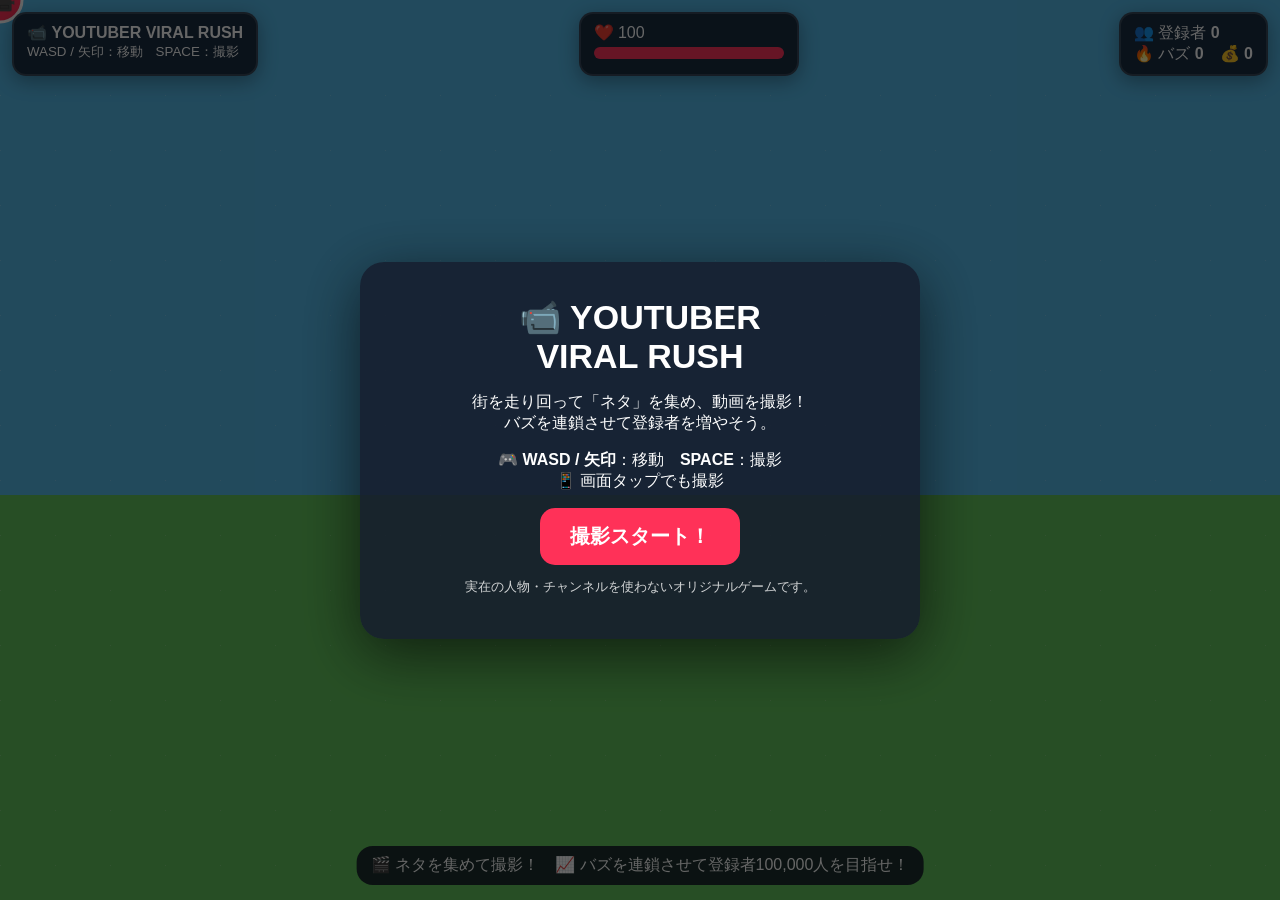
<file: index.html>
<!doctype html>
<html lang="ja"><head><meta charset="utf-8"><meta name="viewport" content="width=device-width,initial-scale=1,user-scalable=no"><title>YOUTUBER VIRAL RUSH</title><style>*{box-sizing:border-box}body{margin:0;background:#10131f;color:#fff;font-family:Arial,sans-serif;overflow:hidden}canvas{display:block;width:100vw;height:100vh;background:linear-gradient(#55b9e8 0 55%,#62c45c 55%)}#ui{position:fixed;inset:0;pointer-events:none}.top{display:flex;justify-content:space-between;padding:12px;gap:8px}.box{background:#111827dd;border:2px solid #ffffff22;border-radius:14px;padding:9px 13px;box-shadow:0 5px 20px #0005}.bar{width:190px;height:12px;background:#222;border-radius:9px;overflow:hidden;margin-top:5px}.bar i{display:block;height:100%;background:#ff355d}.bottom{position:fixed;bottom:15px;left:50%;transform:translateX(-50%);background:#111827dd;border-radius:16px;padding:9px 14px;text-align:center}.screen{position:fixed;inset:0;background:#0009;display:grid;place-items:center}.card{width:min(92vw,560px);padding:30px;border-radius:24px;background:#161d2ddd;text-align:center;box-shadow:0 15px 60px #0009}.card h1{font-size:34px;margin:5px 0 15px}.start{border:0;border-radius:15px;padding:15px 30px;background:#ff3158;color:#fff;font-weight:900;font-size:20px;cursor:pointer}.hint{opacity:.8;font-size:13px}.pop{position:fixed;left:50%;top:45%;font-size:28px;font-weight:900;transform:translate(-50%,-50%);opacity:0;text-shadow:0 3px 5px #000}.pop.on{opacity:1;animation:pop .5s}@keyframes pop{50%{transform:translate(-50%,-70%) scale(1.2)}}@media(max-width:700px){.top{font-size:11px}.bar{width:100px}.bottom{font-size:11px;width:92%}.card h1{font-size:27px}}</style></head><body><canvas id="game"></canvas><div id="ui"><div class="top"><div class="box">📹 <b>YOUTUBER VIRAL RUSH</b><br><small>WASD / 矢印：移動　SPACE：撮影</small></div><div class="box">❤️ <span id="hp">100</span><div class="bar"><i id="hpbar" style="width:100%"></i></div></div><div class="box">👥 登録者 <b id="subs">0</b><br>🔥 バズ <b id="combo">0</b>　💰 <b id="coins">0</b></div></div><div class="bottom">🎬 ネタを集めて撮影！　📈 バズを連鎖させて登録者100,000人を目指せ！</div><div class="pop" id="pop"></div></div><div class="screen" id="menu"><div class="card"><h1>📹 YOUTUBER<br>VIRAL RUSH</h1><p>街を走り回って「ネタ」を集め、動画を撮影！<br>バズを連鎖させて登録者を増やそう。</p><p>🎮 <b>WASD / 矢印</b>：移動　<b>SPACE</b>：撮影<br>📱 画面タップでも撮影</p><button class="start" id="start">撮影スタート！</button><p class="hint">実在の人物・チャンネルを使わないオリジナルゲームです。</p></div></div><div class="screen" id="result" style="display:none"><div class="card"><h1 id="resultTitle"></h1><p id="resultDesc"></p><button class="start" onclick="location.reload()">もう一度撮影する</button></div></div><script>
const c=document.getElementById('game'),ctx=c.getContext('2d');let W,H,playing=false,last=0,subs=0,coins=0,combo=0,hp=100,videoTimer=0,spawnTimer=0,keys={};const p={x:0,y:0,r:22,s:260};let items=[],enemies=[],particles=[];
function resize(){W=innerWidth;H=innerHeight;c.width=W*devicePixelRatio;c.height=H*devicePixelRatio;ctx.setTransform(devicePixelRatio,0,0,devicePixelRatio,0,0)}addEventListener('resize',resize);resize();function rnd(a,b){return a+Math.random()*(b-a)}
function spawnItem(){items.push({x:rnd(35,W-35),y:rnd(105,H-45),type:Math.random()<.72?'idea':'coin',rot:Math.random()*6.28})}function spawnEnemy(){enemies.push({x:rnd(25,W-25),y:rnd(110,H-35),r:20,s:rnd(45,80)})}function burst(x,y){for(let i=0;i<12;i++)particles.push({x,y,vx:rnd(-130,130),vy:rnd(-130,130),life:.7})}function popup(t){let e=document.getElementById('pop');e.textContent=t;e.classList.remove('on');void e.offsetWidth;e.classList.add('on')}
function reset(){p.x=W/2;p.y=H/2;items=[];enemies=[];particles=[];subs=coins=combo=0;hp=100;for(let i=0;i<18;i++)spawnItem();for(let i=0;i<5;i++)spawnEnemy()}
function shoot(){if(!playing||videoTimer>0)return;videoTimer=.55;let hit=0;for(let i=items.length-1;i>=0;i--){let o=items[i],d=Math.hypot(o.x-p.x,o.y-p.y);if(d<145){hit++;if(o.type==='idea'){let gain=100+combo*25;subs+=gain;combo++;popup('📹 +'+gain+' 登録者！')}else{coins++;popup('💰 +1 コイン！')}burst(o.x,o.y);items.splice(i,1)}}if(!hit){combo=0;popup('😵 ネタがない！')}while(items.length<18)spawnItem()}
function update(dt){let dx=(keys.a||keys.ArrowLeft?-1:0)+(keys.d||keys.ArrowRight?1:0),dy=(keys.w||keys.ArrowUp?-1:0)+(keys.s||keys.ArrowDown?1:0);if(dx||dy){let l=Math.hypot(dx,dy);p.x+=dx/l*p.s*dt;p.y+=dy/l*p.s*dt}p.x=Math.max(25,Math.min(W-25,p.x));p.y=Math.max(100,Math.min(H-35,p.y));videoTimer=Math.max(0,videoTimer-dt);spawnTimer-=dt;if(spawnTimer<0){spawnTimer=2;spawnEnemy()}for(const e of enemies){let dx=p.x-e.x,dy=p.y-e.y,d=Math.hypot(dx,dy)||1;e.x+=dx/d*e.s*dt;e.y+=dy/d*e.s*dt;if(d<p.r+e.r){hp-=22*dt;combo=0}}for(const q of particles){q.x+=q.vx*dt;q.y+=q.vy*dt;q.life-=dt}particles=particles.filter(q=>q.life>0);document.getElementById('hp').textContent=Math.max(0,Math.ceil(hp));document.getElementById('hpbar').style.width=Math.max(0,hp)+'%';document.getElementById('subs').textContent=subs.toLocaleString();document.getElementById('coins').textContent=coins;document.getElementById('combo').textContent=combo;if(hp<=0)end(false);if(subs>=100000)end(true)}
function draw(){ctx.clearRect(0,0,W,H);ctx.globalAlpha=.2;ctx.fillStyle='#fff';for(let x=0;x<W;x+=55)for(let y=95;y<H;y+=55)ctx.fillRect(x,y,1,1);ctx.globalAlpha=1;for(const o of items){ctx.save();ctx.translate(o.x,o.y);ctx.rotate(o.rot+=.02);ctx.font='28px Arial';ctx.textAlign='center';ctx.textBaseline='middle';ctx.fillText(o.type==='idea'?'💡':'🪙',0,0);ctx.restore()}for(const e of enemies){ctx.font='32px Arial';ctx.textAlign='center';ctx.fillText('😈',e.x,e.y)}for(const q of particles){ctx.globalAlpha=Math.max(0,q.life/.7);ctx.fillStyle='#ffe14d';ctx.fillRect(q.x,q.y,5,5)}ctx.globalAlpha=1;ctx.save();ctx.translate(p.x,p.y);ctx.fillStyle='#ff3158';ctx.beginPath();ctx.arc(0,0,p.r,0,Math.PI*2);ctx.fill();ctx.font='25px Arial';ctx.textAlign='center';ctx.textBaseline='middle';ctx.fillText('🎥',0,0);ctx.strokeStyle='#fff';ctx.lineWidth=3;ctx.stroke();ctx.restore();if(videoTimer>0){ctx.strokeStyle='#fff';ctx.lineWidth=4;ctx.beginPath();ctx.arc(p.x,p.y,145,0,Math.PI*2);ctx.stroke()}}
function loop(t){let dt=Math.min(.033,(t-last)/1000||0);last=t;if(playing)update(dt);draw();requestAnimationFrame(loop)}requestAnimationFrame(loop);addEventListener('keydown',e=>{keys[e.key]=true;if(e.code==='Space'){e.preventDefault();shoot()}if(e.key.toLowerCase()==='h'&&playing){hp=Math.min(100,hp+20);popup('❤️ 回復！')}});addEventListener('keyup',e=>keys[e.key]=false);c.addEventListener('pointerdown',shoot);document.getElementById('start').onclick=()=>{reset();playing=true;document.getElementById('menu').style.display='none'};function end(win){if(!playing)return;playing=false;document.getElementById('result').style.display='grid';document.getElementById('resultTitle').textContent=win?'🏆 100,000人達成！':'💥 撮影終了…';document.getElementById('resultDesc').textContent=win?'チャンネルが超バズった！ 登録者 '+subs.toLocaleString()+'人':'登録者 '+subs.toLocaleString()+'人 / コイン '+coins+'枚'}
</script></body></html>
</file>
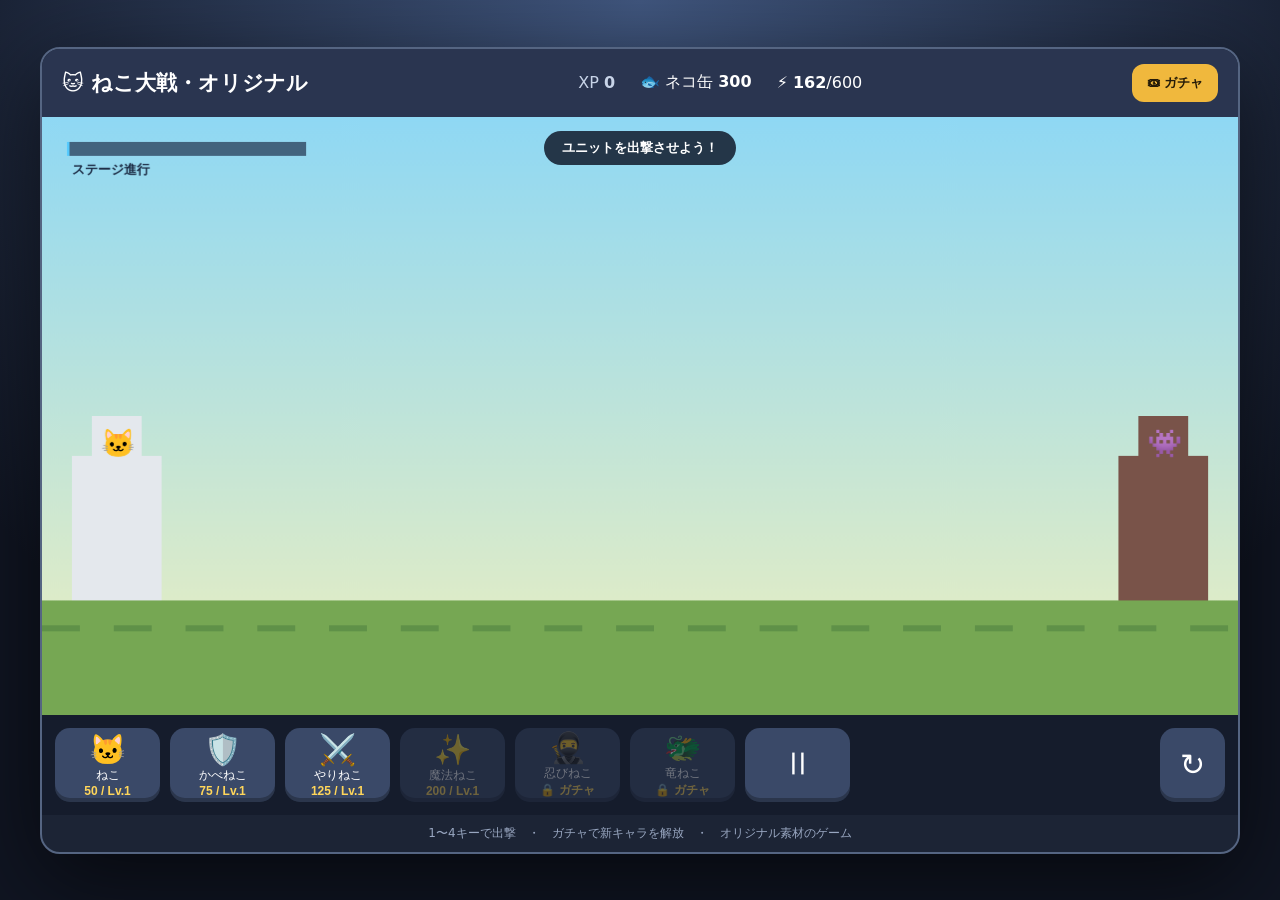
<file: cat-battle/index.html>
<!doctype html><html lang="ja"><head><meta charset="utf-8"><meta name="viewport" content="width=device-width,initial-scale=1"><title>ねこ大戦・オリジナル</title><link rel="stylesheet" href="style.css"></head><body><div id="app"><header><h1>🐱 ねこ大戦・オリジナル</h1><div>XP <b id="xp">0</b></div><div>🐟 ネコ缶 <b id="gems">300</b></div><div>⚡ <b id="money">150</b>/600</div><button id="gachaOpen" class="topbtn">🎟 ガチャ</button></header><main><div class="stage"><canvas id="battle" width="1200" height="600"></canvas><div id="toast">ユニットを出撃させよう！</div></div><section class="deck"><button data-u="cat">🐱<span>ねこ</span><small>50</small></button><button data-u="shield">🛡️<span>かべねこ</span><small>75</small></button><button data-u="spear">⚔️<span>やりねこ</span><small>125</small></button><button data-u="mage">✨<span>魔法ねこ</span><small>200</small></button><button data-u="ninja">🥷<span>忍びねこ</span><small>🔒 ガチャ</small></button><button data-u="dragon">🐲<span>竜ねこ</span><small>🔒 ガチャ</small></button><button id="pause">Ⅱ</button><button id="reset">↻</button></section></main><footer>1〜4キーで出撃　・　ガチャで新キャラを解放　・　オリジナル素材のゲーム</footer></div><div id="gachaModal" class="modal hidden"><div class="gachaCard"><button id="gachaClose" class="close">×</button><h2>🎟 ねこガチャ</h2><p class="gachaSub">ネコ缶でキャラをゲット！重複するとレベルアップ。</p><div class="capsule">🐾</div><div id="gachaResult" class="result">ガチャを引いてみよう！</div><div class="gachaBtns"><button id="pull1">1回引く <b>100 🐟</b></button><button id="pull10">10連ガチャ <b>900 🐟</b></button></div><div class="collection"><h3>所持キャラ</h3><div id="collectionList"></div></div></div></div><script src="game.js"></script></body></html>
</file>
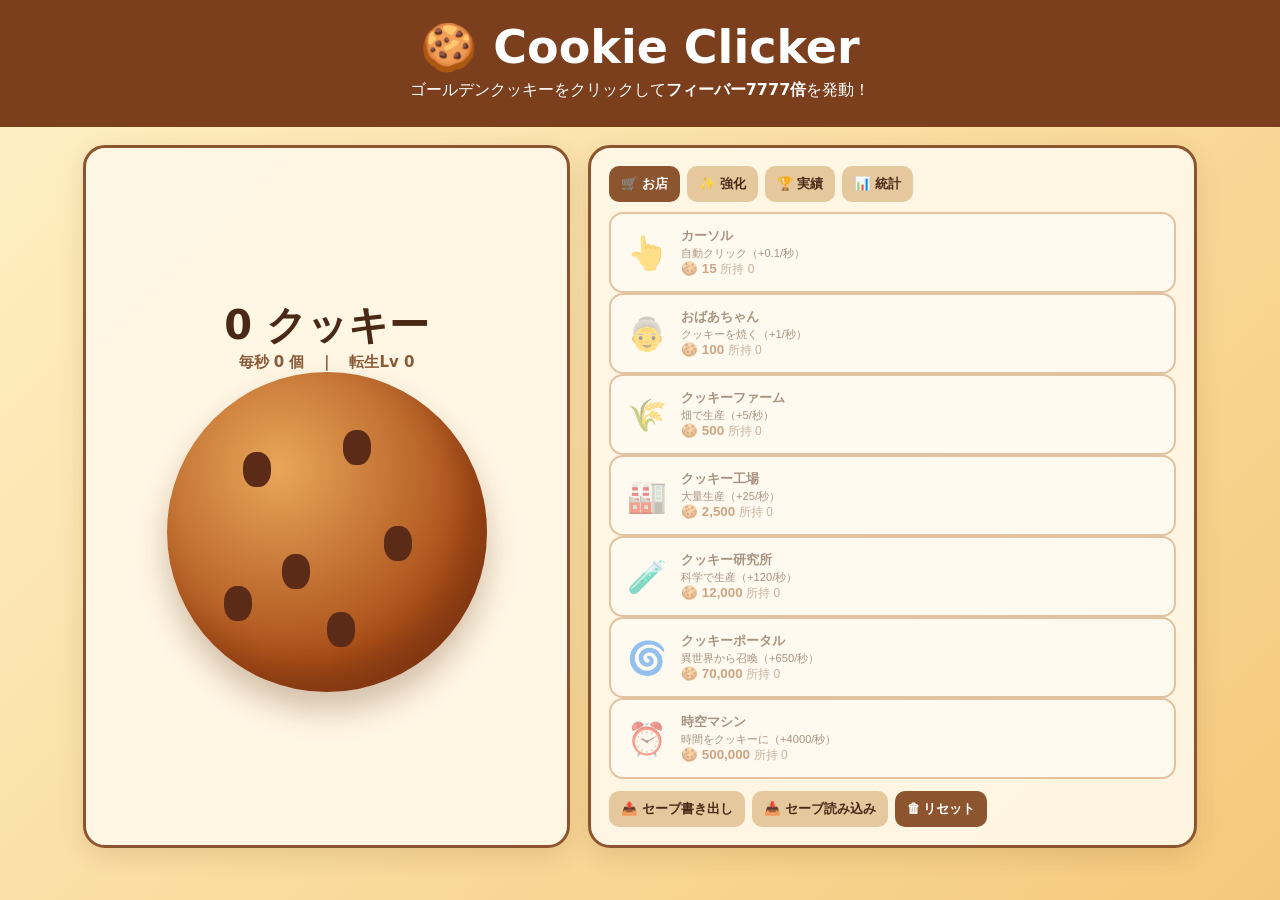
<file: cookie-clicker/index.html>
<!doctype html><html lang="ja"><head><meta charset="UTF-8"><meta name="viewport" content="width=device-width,initial-scale=1"><title>Cookie Clicker - Fever 7777</title><style>*{box-sizing:border-box}body{margin:0;font-family:system-ui,sans-serif;background:linear-gradient(135deg,#fff1c7,#f5c97b);color:#4a2a16;min-height:100vh}header{text-align:center;padding:20px 10px;background:#7b3f1d;color:#fff}header h1{margin:0;font-size:clamp(28px,5vw,46px)}header p{margin:6px 0}.wrap{max-width:1150px;margin:auto;padding:18px;display:grid;grid-template-columns:1fr 1.25fr;gap:18px}.panel{background:#fff8e8ef;border:3px solid #8d552f;border-radius:22px;padding:18px;box-shadow:0 8px 25px #63350b22}.count{text-align:center;font-size:clamp(24px,4vw,40px);font-weight:900}.per{display:block;font-size:15px;color:#8a5b38}.cookie-area{display:grid;place-items:center;min-height:460px}.cookie{width:min(320px,70vw);aspect-ratio:1;border:0;border-radius:50%;cursor:pointer;background:radial-gradient(circle at 35% 30%,#e9a65a,#a94e18 65%,#74300f);box-shadow:inset -20px -25px 30px #5c210d55,0 18px 30px #5b2b0b44;position:relative;transition:.08s}.cookie:active{transform:scale(.94)}.chip{position:absolute;width:28px;height:35px;background:#5b2b18;border-radius:45%}.c1{left:24%;top:25%}.c2{left:55%;top:18%}.c3{left:68%;top:48%}.c4{left:36%;top:57%}.c5{left:18%;top:67%}.c6{left:50%;top:75%}.golden{position:fixed;z-index:20;width:82px;height:82px;border-radius:50%;border:5px solid #fff59d;background:radial-gradient(circle at 35% 30%,#fffbd0,#ffd21c 45%,#f08b00);box-shadow:0 0 28px #ffd21c,0 0 60px #fff3a8;cursor:pointer;animation:pulse .7s infinite alternate}.golden span{font-size:35px}.fever{position:fixed;inset:0;background:#ffcf0088;z-index:15;pointer-events:none;display:grid;place-items:center;animation:bg .4s infinite alternate}.fever h2{font-size:clamp(42px,9vw,100px);color:#fff;text-shadow:0 5px 0 #a74400,0 0 30px #fff;font-weight:1000;transform:rotate(-5deg)}@keyframes pulse{to{transform:scale(1.12) rotate(8deg)}}@keyframes bg{to{background:#ff7b0080}}.float{position:fixed;pointer-events:none;font-size:28px;font-weight:900;color:#7b3f1d;animation:up .8s ease-out forwards;z-index:30}@keyframes up{to{transform:translateY(-90px);opacity:0}}.shop{display:flex;flex-direction:column;gap:9px}.upgrade{display:flex;align-items:center;gap:12px;width:100%;padding:13px;border:2px solid #c58b58;border-radius:14px;background:#fff;cursor:pointer;text-align:left;color:#4a2a16}.upgrade:disabled{opacity:.48;cursor:not-allowed}.icon{font-size:32px;width:45px;text-align:center}.info{flex:1}.price{font-weight:800;color:#9a4c1c}.owned{font-size:12px;color:#8b6a52}.tabs{display:flex;gap:7px;flex-wrap:wrap;margin-bottom:10px}.tab,.action{border:0;border-radius:10px;padding:9px 12px;background:#e6c89f;color:#4a2a16;cursor:pointer;font-weight:700}.tab.active{background:#8d552f;color:#fff}.stats{display:grid;grid-template-columns:1fr 1fr;gap:7px;margin-top:12px}.stat{padding:9px;background:#f4dfbe;border-radius:12px;text-align:center}.achievement{padding:9px;border-radius:10px;margin:6px 0;background:#ead9bd;opacity:.55}.achievement.done{opacity:1;background:#ffe18a}.controls{display:flex;gap:7px;flex-wrap:wrap;margin-top:12px}.reset{background:#8d552f;color:#fff}.small{font-size:12px;color:#76563e}.hidden{display:none}.toast{position:fixed;top:18px;left:50%;transform:translateX(-50%);z-index:50;background:#4a2a16;color:#fff;padding:12px 18px;border-radius:14px}@media(max-width:760px){.wrap{grid-template-columns:1fr}.cookie-area{min-height:390px}}</style></head><body><header><h1>🍪 Cookie Clicker</h1><p>ゴールデンクッキーをクリックして<strong>フィーバー7777倍</strong>を発動！</p></header><main class="wrap"><section class="panel cookie-area"><div><div class="count"><span id="cookies">0</span> クッキー<span class="per">毎秒 <span id="cps">0</span> 個　｜　転生Lv <span id="prestige">0</span></span></div><button class="cookie" id="cookie"><i class="chip c1"></i><i class="chip c2"></i><i class="chip c3"></i><i class="chip c4"></i><i class="chip c5"></i><i class="chip c6"></i></button><div id="feverText" class="small" style="text-align:center"></div></div></section><section class="panel"><div class="tabs"><button class="tab active" data-tab="shop">🛒 お店</button><button class="tab" data-tab="upgrades">✨ 強化</button><button class="tab" data-tab="achievements">🏆 実績</button><button class="tab" data-tab="stats">📊 統計</button></div><div id="shop" class="tabbody"></div><div id="upgrades" class="tabbody hidden"></div><div id="achievements" class="tabbody hidden"></div><div id="stats" class="tabbody hidden"></div><div class="controls"><button class="action" id="export">📤 セーブ書き出し</button><button class="action" id="import">📥 セーブ読み込み</button><button class="action reset" id="reset">🗑 リセット</button></div></section></main><script>
const items=[['cursor','👆','カーソル','自動クリック',15,.1],['grandma','👵','おばあちゃん','クッキーを焼く',100,1],['farm','🌾','クッキーファーム','畑で生産',500,5],['factory','🏭','クッキー工場','大量生産',2500,25],['lab','🧪','クッキー研究所','科学で生産',12000,120],['portal','🌀','クッキーポータル','異世界から召喚',70000,650],['time','⏰','時空マシン','時間をクッキーに',500000,4000]];
const boosts=[['click','🍪','クリック強化','クリック獲得量+2',100,2],['cps','⚡','生産強化','毎秒生産量×1.5',1000,1.5],['gold','🌟','黄金の運','ゴールデンクッキー出現率アップ',5000,1]];const ach=[['first','初クリック','クッキーを1回クリック'],['hundred','100個','100クッキー生産'],['thousand','1000個','1,000クッキー生産'],['tenk','1万個','10,000クッキー生産'],['million','100万個','1,000,000クッキー生産'],['golden','黄金の幸運','ゴールデンクッキーをクリック'],['fever','7777！','7777倍フィーバーを発動'],['factory','工場長','工場を10個所有'],['rich','大富豪','1億クッキー生産'],['prestige','転生者','転生する']];let save=JSON.parse(localStorage.getItem('cookie-clicker-save')||'null')||{cookies:0,total:0,clicks:0,owned:{},upgrades:{},ach:{},golden:0,fevers:0,prestige:0,last:Date.now()};items.forEach(x=>save.owned[x[0]]??=0);boosts.forEach(x=>save.upgrades[x[0]]??=0);const $=id=>document.getElementById(id),fmt=n=>n<1000?Math.floor(n*10)/10:n.toLocaleString('ja-JP',{maximumFractionDigits:1});function cps(){let v=items.reduce((s,x)=>s+(save.owned[x[0]]||0)*x[5],0);return v*Math.pow(1.5,save.upgrades.cps||0)*(1+save.prestige*.1)}function clickPower(){return 1+(save.upgrades.click||0)*2}function price(x){return Math.floor(x[4]*Math.pow(1.15,save.owned[x[0]]||0))}function render(){ $('cookies').textContent=fmt(save.cookies);$('cps').textContent=fmt(cps());$('prestige').textContent=save.prestige;$('feverText').textContent=fever>0?'🔥 7777倍フィーバー中！ 残り '+Math.ceil(fever/1000)+'秒':'';renderShop();renderUpgrades();renderAchievements();renderStats()}function renderShop(){$('shop').innerHTML=items.map(x=>{let p=price(x),o=save.owned[x[0]]||0;return `<button class="upgrade" data-id="${x[0]}" ${save.cookies<p?'disabled':''}><span class="icon">${x[1]}</span><span class="info"><b>${x[2]}</b><br><small>${x[3]}（+${x[5]}/秒）</small><br><span class="price">🍪 ${p.toLocaleString()}</span> <span class="owned">所持 ${o}</span></span></button>`}).join('')}function renderUpgrades(){$('upgrades').innerHTML=boosts.map(x=>{let o=save.upgrades[x[0]]||0,p=x[4]*Math.pow(4,o);return `<button class="upgrade" data-up="${x[0]}" ${save.cookies<p?'disabled':''}><span class="icon">${x[1]}</span><span class="info"><b>${x[2]}</b><br><small>${x[3]}（Lv${o}）</small><br><span class="price">🍪 ${p.toLocaleString()}</span></span></button>`}).join('')+'<hr><b>🌟 転生</b><p class="small">10億クッキー以上で転生。毎秒生産+10%を永久獲得。</p><button class="action" id="prestigeBtn" '+(save.total<1e9?'disabled':'')+'>🌟 転生する</button>'}function renderAchievements(){let map={first:save.clicks>=1,hundred:save.total>=100,thousand:save.total>=1000,tenk:save.total>=1e4,million:save.total>=1e6,golden:save.golden>=1,fever:save.fevers>=1,factory:save.owned.factory>=10,rich:save.total>=1e8,prestige:save.prestige>=1};$('achievements').innerHTML=ach.map(a=>{let d=map[a[0]];if(d&&!save.ach[a[0]]){save.ach[a[0]]=1;toast('🏆 実績解除：'+a[1])}return `<div class="achievement ${d?'done':''}">${d?'🏆':'🔒'} <b>${a[1]}</b> — ${a[2]}</div>`}).join('')}function renderStats(){$('stats').innerHTML=`<div class="stats"><div class="stat">総クリック<br><b>${save.clicks.toLocaleString()}</b></div><div class="stat">総生産<br><b>${fmt(save.total)}</b></div><div class="stat">黄金<br><b>${save.golden}</b></div><div class="stat">フィーバー<br><b>${save.fevers}</b></div></div><p class="small">現在のクリック：+${fmt(clickPower())}　｜　フィーバー倍率：7777倍</p>`}function add(n,x,y,manual=false){save.cookies+=n;save.total+=n;if(manual){save.clicks++;float(x,y,'+'+fmt(n))}render()}function float(x,y,t){let e=document.createElement('div');e.className='float';e.textContent=t;e.style.left=x+'px';e.style.top=y+'px';document.body.append(e);setTimeout(()=>e.remove(),800)}$('cookie').onclick=e=>add(clickPower()*(fever>0?7777:1),e.clientX,e.clientY,true);$('shop').onclick=e=>{let b=e.target.closest('.upgrade');if(!b)return;let x=items.find(i=>i[0]===b.dataset.id),p=price(x);if(save.cookies>=p){save.cookies-=p;save.owned[x[0]]++;render();persist()}};$('upgrades').onclick=e=>{let b=e.target.closest('[data-up]');if(b){let x=boosts.find(i=>i[0]===b.dataset.up),p=x[4]*Math.pow(4,save.upgrades[x[0]]||0);if(save.cookies>=p){save.cookies-=p;save.upgrades[x[0]]++;render();persist()}}if(e.target.id==='prestigeBtn'&&save.total>=1e9){save.prestige++;save.cookies=0;save.owned={};items.forEach(x=>save.owned[x[0]]=0);save.upgrades={click:0,cps:0,gold:0};toast('🌟 転生成功！永久+10%');render();persist()}};document.querySelectorAll('.tab').forEach(t=>t.onclick=()=>{document.querySelectorAll('.tab').forEach(x=>x.classList.remove('active'));document.querySelectorAll('.tabbody').forEach(x=>x.classList.add('hidden'));t.classList.add('active');$(t.dataset.tab).classList.remove('hidden')});let goldenTimer,fever=0;function spawnGolden(){if(document.querySelector('.golden'))return;let g=document.createElement('button');g.className='golden';g.style.left=(8+Math.random()*78)+'vw';g.style.top=(15+Math.random()*65)+'vh';g.innerHTML='<span>🍪</span>';document.body.append(g);goldenTimer=setTimeout(()=>g.remove(),12000);g.onclick=()=>{clearTimeout(goldenTimer);g.remove();save.golden++;fever=60000;save.fevers++;toast('✨ 7777倍フィーバー開始！1分間クッキー7777倍！');render();persist()}}function toast(t){let e=document.createElement('div');e.className='toast';e.textContent=t;document.body.append(e);setTimeout(()=>e.remove(),2600)}setInterval(()=>{if(Math.random()<.05+save.upgrades.gold*.01)spawnGolden()},1000);setInterval(()=>{if(fever>0){fever-=100;if(!document.querySelector('.fever')){let e=document.createElement('div');e.className='fever';e.innerHTML='<h2>🔥 FEVER ×7777 🔥</h2>';document.body.append(e)}if(fever<=0){document.querySelector('.fever')?.remove();toast('フィーバー終了！')}}else document.querySelector('.fever')?.remove();let n=cps()/10*(fever>0?7777:1);if(n)add(n);render()},100);$('export').onclick=()=>{let code=btoa(unescape(encodeURIComponent(JSON.stringify(save))));prompt('このセーブコードをコピーしてください',code)};$('import').onclick=()=>{let code=prompt('セーブコードを貼り付けてください');if(code){try{save=JSON.parse(decodeURIComponent(escape(atob(code))));items.forEach(x=>save.owned[x[0]]??=0);boosts.forEach(x=>save.upgrades[x[0]]??=0);persist();render();toast('📥 セーブを読み込みました')}catch{alert('セーブコードが正しくありません')}}};$('reset').onclick=()=>{if(confirm('本当に全部リセットしますか？')){localStorage.removeItem('cookie-clicker-save');location.reload()}};function persist(){save.last=Date.now();localStorage.setItem('cookie-clicker-save',JSON.stringify(save))}setInterval(persist,2000);render();</script></body></html>
</file>
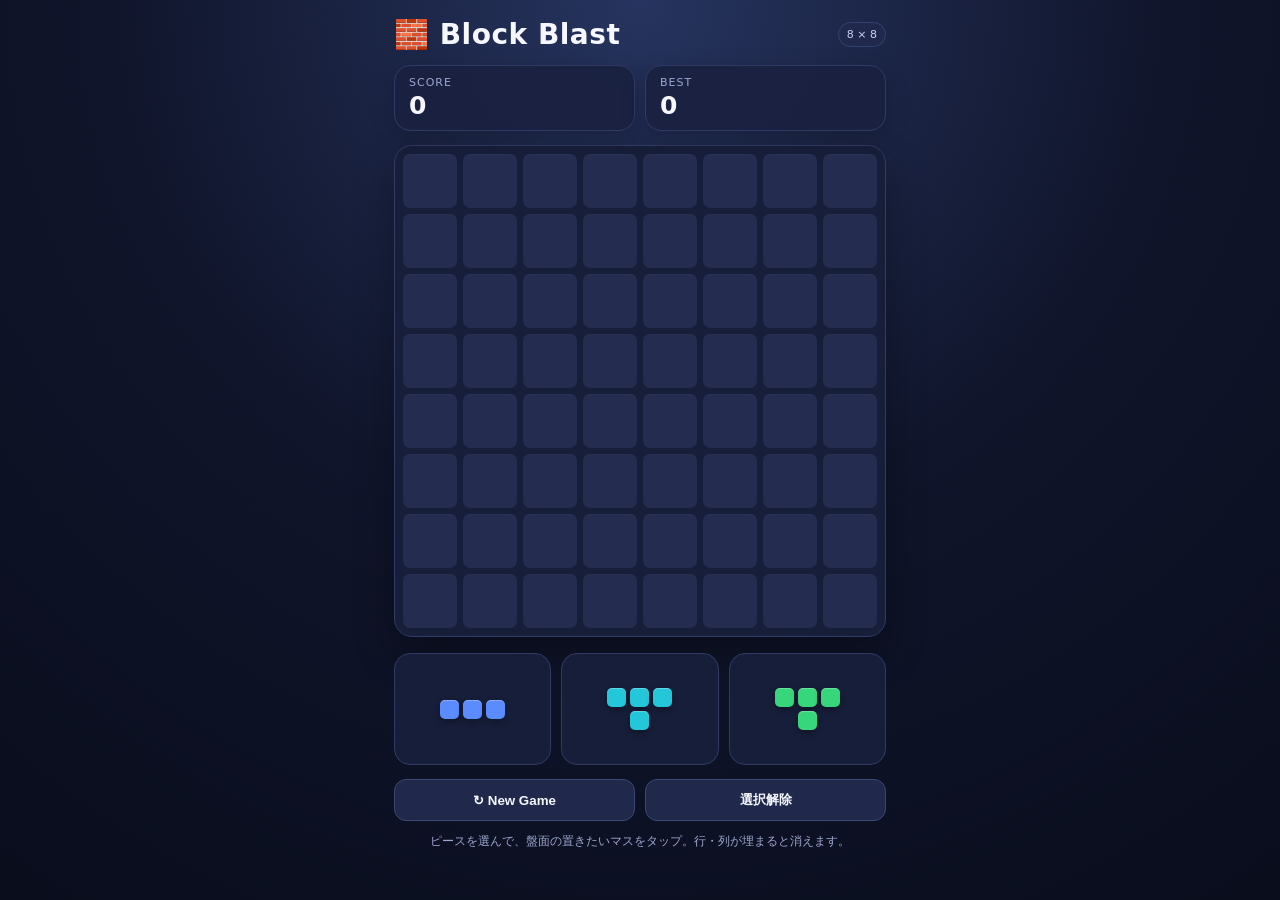
<file: block-blast.html>
<!doctype html>
<html lang="ja">
<head>
<meta charset="utf-8">
<meta name="viewport" content="width=device-width,initial-scale=1,maximum-scale=1,user-scalable=no">
<title>Block Blast</title>
<style>
:root{--bg:#10152b;--panel:#1a2140;--cell:#242c50;--text:#f7f8ff;--muted:#9ca7cf;--gap:6px}
*{box-sizing:border-box;-webkit-tap-highlight-color:transparent}
body{margin:0;min-height:100vh;font-family:system-ui,-apple-system,Segoe UI,sans-serif;color:var(--text);background:radial-gradient(circle at 50% 0,#26345f 0,#10152b 48%,#090d1c 100%);display:flex;justify-content:center}
.app{width:min(100%,520px);padding:18px 14px 24px}
header{display:flex;align-items:center;justify-content:space-between;margin-bottom:14px}
h1{font-size:28px;margin:0;font-weight:900;letter-spacing:.5px}
.badge{font-size:11px;color:#c9d1f7;background:#20294c;border:1px solid #35416e;padding:5px 8px;border-radius:999px}
.stats{display:grid;grid-template-columns:1fr 1fr;gap:10px;margin-bottom:14px}
.card{background:rgba(26,33,64,.9);border:1px solid #303a65;border-radius:16px;padding:10px 14px;box-shadow:0 8px 24px #0003}
.label{font-size:11px;color:var(--muted);text-transform:uppercase;letter-spacing:1px}.value{font-size:25px;font-weight:850;margin-top:2px}
#board{display:grid;grid-template-columns:repeat(8,1fr);gap:var(--gap);background:#171e3a;padding:8px;border-radius:18px;border:1px solid #313b65;box-shadow:0 18px 40px #0005;touch-action:none}
.cell{aspect-ratio:1;border-radius:7px;background:var(--cell);box-shadow:inset 0 1px 1px #ffffff08;transition:transform .08s,filter .08s}
.cell.filled{box-shadow:inset 0 2px 0 #ffffff35,0 4px 9px #0005}
.cell.preview{filter:brightness(1.25);transform:scale(.93)}
.cell.bad{background:#7b3045!important}
#pieces{display:grid;grid-template-columns:repeat(3,1fr);gap:10px;margin-top:16px}
.piece{height:112px;border:1px solid #303a65;border-radius:16px;background:#171e3a;display:flex;align-items:center;justify-content:center;cursor:pointer;touch-action:none}
.piece.selected{outline:2px solid #fff;box-shadow:0 0 0 4px #ffffff18}
.shape{display:grid;gap:4px}
.mini{width:19px;height:19px;border-radius:5px;box-shadow:inset 0 1px #fff4,0 3px 6px #0005}
.empty{background:transparent!important;box-shadow:none!important}
.controls{display:flex;gap:10px;margin-top:14px}
button{flex:1;border:1px solid #3a4775;background:#20294c;color:var(--text);font-weight:800;border-radius:12px;padding:11px;cursor:pointer}
button:hover{filter:brightness(1.15)} button:active{transform:scale(.98)}
.help{color:var(--muted);font-size:12px;text-align:center;margin:12px 0 0}
#toast{position:fixed;left:50%;top:50%;transform:translate(-50%,-50%) scale(.9);background:#fff;color:#111;padding:14px 20px;border-radius:16px;font-weight:900;opacity:0;pointer-events:none;transition:.2s;z-index:5;box-shadow:0 12px 35px #0008}
#toast.show{opacity:1;transform:translate(-50%,-50%) scale(1)}
@media(max-width:380px){:root{--gap:4px}.app{padding:12px 10px}.piece{height:96px}.mini{width:16px;height:16px}}
</style>
</head>
<body>
<div class="app">
<header><h1>🧱 Block Blast</h1><span class="badge">8 × 8</span></header>
<div class="stats">
 <div class="card"><div class="label">Score</div><div id="score" class="value">0</div></div>
 <div class="card"><div class="label">Best</div><div id="best" class="value">0</div></div>
</div>
<div id="board" aria-label="ゲーム盤"></div>
<div id="pieces"></div>
<div class="controls"><button id="new">↻ New Game</button><button id="clear">選択解除</button></div>
<p class="help">ピースを選んで、盤面の置きたいマスをタップ。行・列が埋まると消えます。</p>
</div>
<div id="toast"></div>
<script>
const N=8, colors=['#5b8cff','#ff5d8f','#37d67a','#ffb52e','#a56cff','#24c7d9'];
const SHAPES=[
 [[1]],[[1,1]],[[1,1,1]],[[1,1],[1,1]],[[1,0],[1,1]],[[0,1],[1,1]],
 [[1,1,1],[0,1,0]],[[1,1,1],[1,0,0]],[[1,1,0],[0,1,1]],[[1,0,0],[1,1,1]]
];
let board=[], pieces=[], selected=null, score=0, best=Number(localStorage.blockBlastBest||0);
const $=id=>document.getElementById(id);
$('best').textContent=best;
function newGame(){board=Array.from({length:N},()=>Array(N).fill(null));score=0;selected=null;pieces=[makePiece(),makePiece(),makePiece()];render();toast('ゲームスタート！')}
function makePiece(){const s=SHAPES[Math.floor(Math.random()*SHAPES.length)];return {shape:s,color:colors[Math.floor(Math.random()*colors.length)]}}
function render(){
 $('score').textContent=score;$('best').textContent=best;
 const b=$('board');b.innerHTML='';
 for(let r=0;r<N;r++)for(let c=0;c<N;c++){const el=document.createElement('div');el.className='cell'+(board[r][c]?' filled':'');if(board[r][c])el.style.background=board[r][c];el.dataset.r=r;el.dataset.c=c;el.onclick=()=>place(r,c);b.appendChild(el)}
 const ps=$('pieces');ps.innerHTML='';
 pieces.forEach((p,i)=>{const box=document.createElement('div');box.className='piece'+(selected===i?' selected':'');box.onclick=()=>{selected=selected===i?null:i;render()};const sh=document.createElement('div');sh.className='shape';sh.style.gridTemplateColumns='repeat('+p.shape[0].length+',19px)';p.shape.forEach(row=>row.forEach(v=>{const x=document.createElement('div');x.className='mini '+(!v?'empty':'');if(v)x.style.background=p.color;sh.appendChild(x)}));box.appendChild(sh);ps.appendChild(box)})
}
function canPlace(shape,r,c){for(let y=0;y<shape.length;y++)for(let x=0;x<shape[y].length;x++)if(shape[y][x]&&(r+y>=N||c+x>=N||board[r+y][c+x]))return false;return true}
function place(r,c){
 if(selected===null)return toast('先にピースを選んでね');
 const p=pieces[selected];if(!canPlace(p.shape,r,c))return toast('そこには置けません');
 let cells=0; p.shape.forEach((row,y)=>row.forEach((v,x)=>{if(v){board[r+y][c+x]=p.color;cells++}}));
 score+=cells*10; const cleared=clearLines(); if(cleared){score+=cleared*cleared*50;toast(cleared+'ライン消去！ +'+(cleared*cleared*50+cells*10))}
 if(score>best){best=score;localStorage.blockBlastBest=best}
 pieces.splice(selected,1);selected=null;if(!pieces.length)pieces=[makePiece(),makePiece(),makePiece()];
 render(); if(!hasMove())setTimeout(()=>toast('GAME OVER — New Gameで再挑戦！'),150);
}
function clearLines(){
 const rows=[],cols=[];
 for(let r=0;r<N;r++)if(board[r].every(Boolean))rows.push(r);
 for(let c=0;c<N;c++)if(board.every(row=>row[c]))cols.push(c);
 [...rows].forEach(r=>{for(let c=0;c<N;c++)board[r][c]=null});
 [...cols].forEach(c=>{for(let r=0;r<N;r++)board[r][c]=null});
 return rows.length+cols.length;
}
function hasMove(){return pieces.some(p=>{for(let r=0;r<N;r++)for(let c=0;c<N;c++)if(canPlace(p.shape,r,c))return true;return false})}
let toastTimer;function toast(t){const el=$('toast');el.textContent=t;el.classList.add('show');clearTimeout(toastTimer);toastTimer=setTimeout(()=>el.classList.remove('show'),900)}
$('new').onclick=newGame;$('clear').onclick=()=>{selected=null;render()};newGame();
</script>
</body>
</html>
</file>
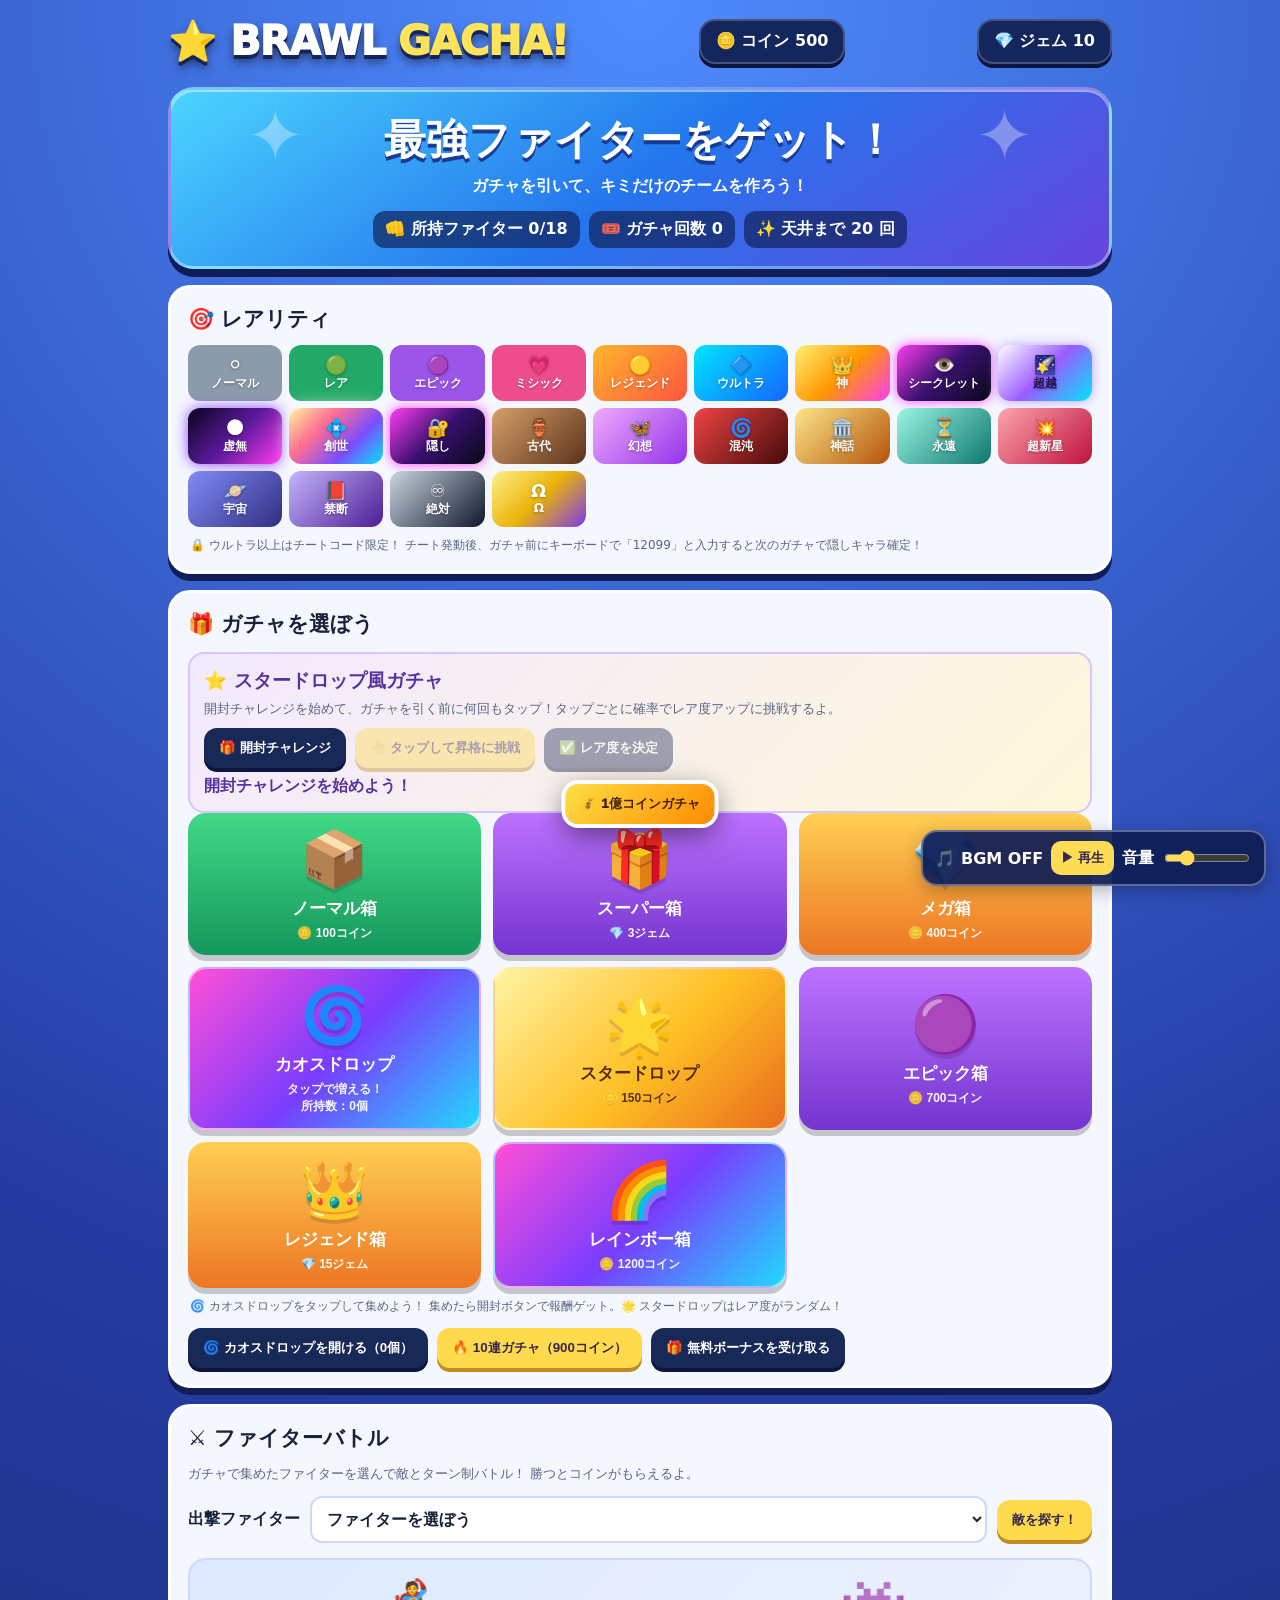
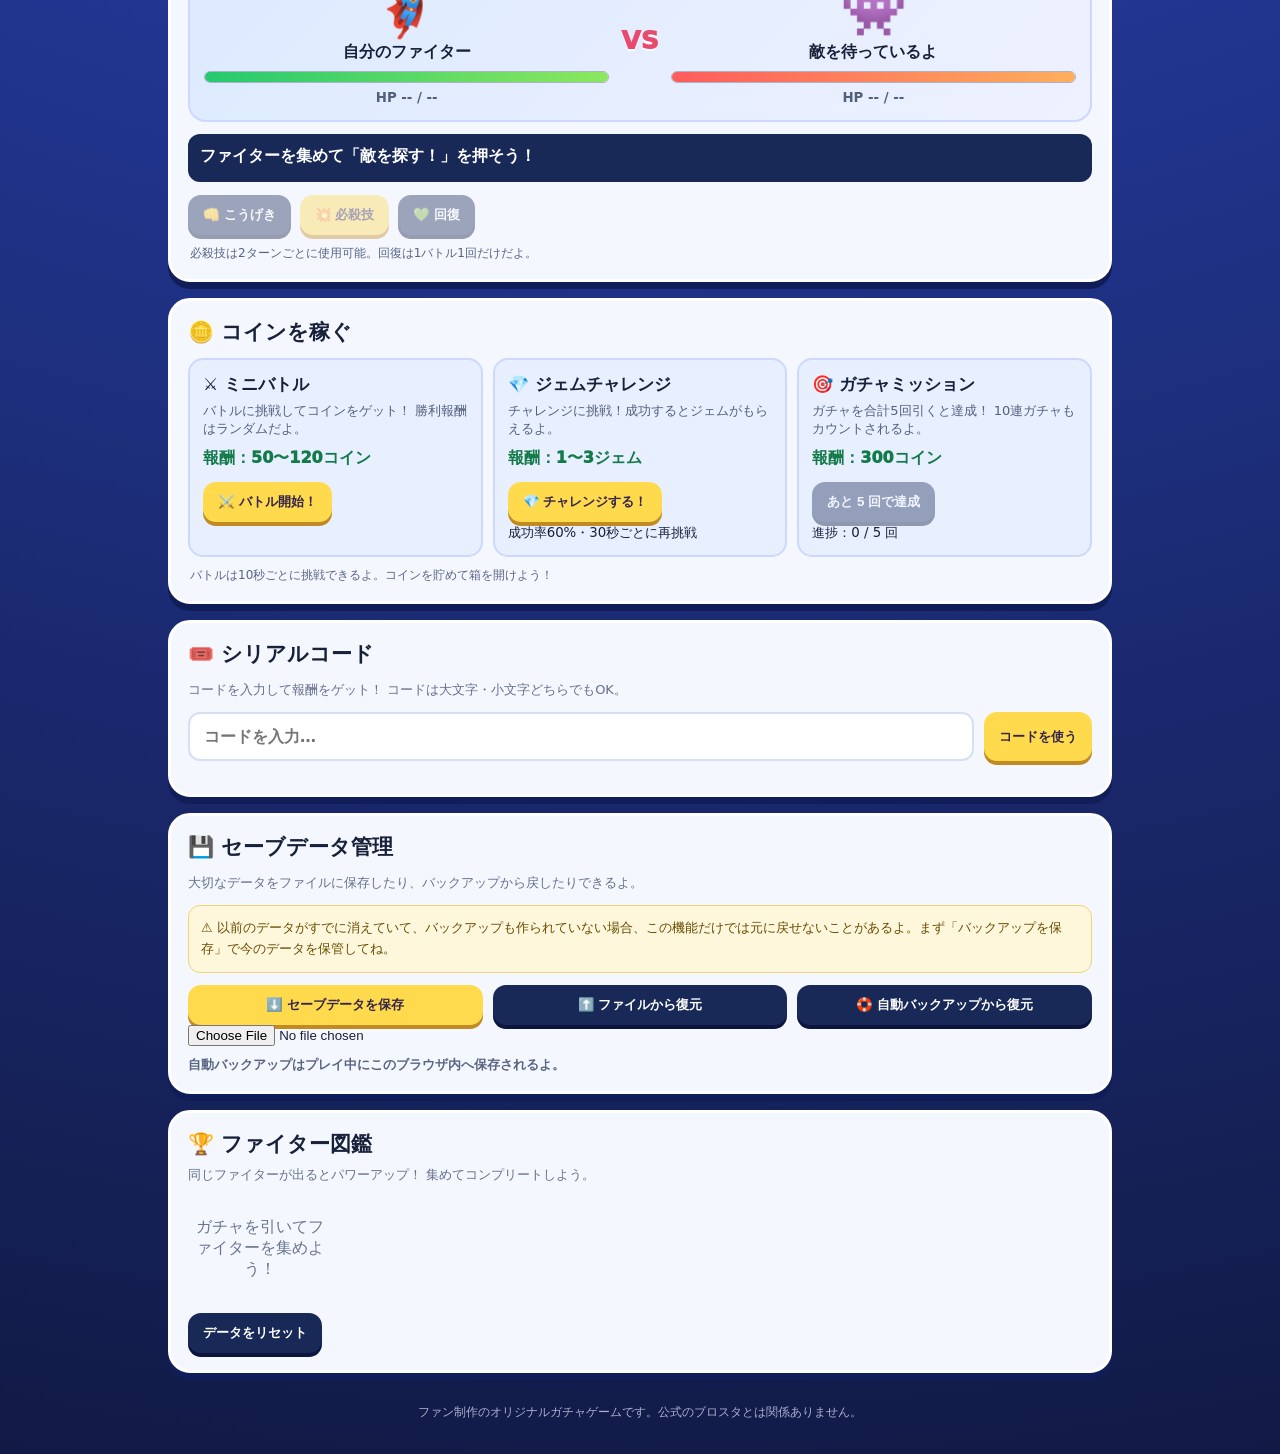
<file: brawl-gacha.html>
<!doctype html>
<html lang="ja">
<head>
<meta charset="utf-8"><meta name="viewport" content="width=device-width,initial-scale=1">
<title>ブロスタ風 ガチャチャレンジ</title>
<style>
:root{--ink:#18213a;--blue:#168cf0;--gold:#ffd84d;--pink:#ff4d8d}
*{box-sizing:border-box}body{margin:0;font-family:system-ui,-apple-system,"Segoe UI",sans-serif;color:white;background:radial-gradient(circle at 50% 0,#4e8cff 0,#253ca3 43%,#111a45 100%);min-height:100vh}
.wrap{max-width:980px;margin:auto;padding:18px}.top{display:flex;align-items:center;justify-content:space-between;gap:12px;flex-wrap:wrap}
.logo{font-weight:1000;font-size:clamp(24px,4vw,40px);letter-spacing:-1px;text-shadow:0 4px 0 #16235a,0 7px 10px #1118}.logo span{color:#ffe45b}
.pill{background:#14265c;border:2px solid #ffffff35;border-radius:16px;padding:10px 15px;font-weight:900;box-shadow:0 4px 0 #0b153e}
.hero{margin:22px 0 16px;text-align:center;padding:22px 12px 18px;border-radius:26px;border:3px solid #ffffff55;background:linear-gradient(145deg,#4bd5ff,#2476ed 50%,#6644dd);box-shadow:0 8px 0 #111d58, inset 0 2px 0 #fff7;position:relative;overflow:hidden}
.hero:before,.hero:after{content:"✦";position:absolute;font-size:70px;color:#fff5;top:5px}.hero:before{left:8%}.hero:after{right:8%}
.hero h1{margin:0;font-size:clamp(25px,5vw,42px);font-weight:1000;text-shadow:0 4px #173b93}.hero p{margin:8px 0 0;font-weight:750}
.stats{display:flex;justify-content:center;gap:9px;flex-wrap:wrap;margin-top:14px}.stat{background:#101e54aa;border-radius:12px;padding:8px 12px;font-weight:850}
.panel{background:#f5f7ff;color:var(--ink);border:3px solid #fff;border-radius:22px;padding:17px;box-shadow:0 7px 0 #111d58;margin:16px 0}
.panel h2{margin:0 0 12px;font-size:21px}.rarities{display:grid;grid-template-columns:repeat(auto-fit,minmax(90px,1fr));gap:7px}.rarity{padding:9px 3px;text-align:center;border-radius:12px;color:white;font-size:12px;font-weight:900;text-shadow:0 1px 3px #0005}.rarity b{display:block;font-size:18px}
.common{background:#8c9baa}.rare{background:#22a967}.epic{background:#9b55e8}.mythic{background:#ed4e8b}.legend{background:linear-gradient(135deg,#ffb52e,#ff563e)}.ultra{background:linear-gradient(135deg,#00e5ff,#1466ff)}.god{background:linear-gradient(135deg,#fff176,#ff9800,#ff3df2)}.secret{background:linear-gradient(135deg,#ff3df2,#38106f,#080817);box-shadow:0 0 12px #ff3df2}.transcendent{background:linear-gradient(135deg,#fff,#9b5cff,#00e5ff);color:#26134f;box-shadow:0 0 12px #b7a2ff}.void{background:linear-gradient(135deg,#09051e,#5a189a,#ff3df2);box-shadow:0 0 14px #8e44ff}.genesis{background:linear-gradient(135deg,#fff6a0,#ff6f91,#7c4dff,#00e5ff);box-shadow:0 0 18px #fff}.ancient{background:linear-gradient(135deg,#d6a06b,#5b3219)}.fantasy{background:linear-gradient(135deg,#f0abfc,#9333ea)}.chaos-r{background:linear-gradient(135deg,#ef4444,#450a0a)}.mythology{background:linear-gradient(135deg,#fde68a,#b45309)}.eternal{background:linear-gradient(135deg,#99f6e4,#0f766e)}.supernova{background:linear-gradient(135deg,#fda4af,#be123c)}.cosmic{background:linear-gradient(135deg,#818cf8,#312e81)}.forbidden{background:linear-gradient(135deg,#c4b5fd,#4c1d95)}.absolute{background:linear-gradient(135deg,#cbd5e1,#0f172a)}.omega{background:linear-gradient(135deg,#fef08a,#eab308,#7c3aed)}
.crates{display:grid;grid-template-columns:repeat(3,1fr);gap:12px}.crate{border:0;border-radius:18px;padding:14px 8px 13px;cursor:pointer;color:white;font-weight:900;box-shadow:0 6px 0 #0003;transition:transform .12s;min-width:0}.crate:hover{transform:translateY(-3px)}.crate:active{transform:translateY(2px);box-shadow:0 2px 0 #0003}.crate .emoji{display:block;font-size:clamp(34px,7vw,55px);filter:drop-shadow(0 4px 0 #0002)}.crate .name{display:block;font-size:17px;margin:5px 0}.crate small{display:block;font-size:12px;opacity:.95}.green{background:linear-gradient(#41d987,#15975c)}.purple{background:linear-gradient(#bd72ff,#7434cf)}.orange{background:linear-gradient(#ffcf53,#ed7624)}.chaos{background:linear-gradient(135deg,#ff4fd8,#793cff 52%,#21d9ff);border:2px solid #fff8}.starr{background:linear-gradient(135deg,#fff4a3,#ffbf24 55%,#e96d1d);color:#552a18;border:2px solid #fff8}.drop-note{font-size:12px;color:#586582;margin:10px 2px 0}.battle-select-row{display:flex;align-items:center;gap:10px;flex-wrap:wrap}.battle-select{flex:1;min-width:180px;padding:11px;border:2px solid #cbd8ff;border-radius:12px;background:#fff;font:inherit;font-weight:800;color:#18213a}.battle-arena{display:grid;grid-template-columns:1fr auto 1fr;align-items:center;gap:12px;margin-top:15px;padding:14px;border-radius:18px;background:linear-gradient(135deg,#dceaff,#eef1ff);border:2px solid #cbd8ff}.battle-unit{text-align:center;min-width:0}.battle-unit strong{display:block;overflow-wrap:anywhere}.battle-face{font-size:54px;min-height:68px;display:grid;place-items:center}.battle-vs{font-weight:1000;font-size:25px;color:#e74c70;text-shadow:0 2px #fff}.hp-track{height:12px;background:#c6cbd9;border-radius:20px;overflow:hidden;margin:8px 0 4px;border:1px solid #aab3ca}.hp-fill{height:100%;width:100%;background:linear-gradient(90deg,#25c96f,#8ce85d);transition:width .25s}.enemy-unit .hp-fill{background:linear-gradient(90deg,#ff5c5c,#ffae5c)}.battle-unit small{font-weight:850;color:#52607a}.battle-message{background:#182958;color:white;border-radius:12px;padding:12px;font-weight:850;min-height:48px;margin:12px 0 0}.battle-actions button:disabled{opacity:.4;cursor:not-allowed}@media(max-width:520px){.battle-arena{gap:5px;padding:9px}.battle-face{font-size:42px}.battle-vs{font-size:19px}.battle-unit strong{font-size:13px}.battle-unit small{font-size:11px}}.earn-grid{display:grid;grid-template-columns:repeat(auto-fit,minmax(210px,1fr));gap:10px}.earn-card{border-radius:15px;background:#e8efff;border:2px solid #cbd8ff;padding:13px}.earn-card h3{margin:0 0 6px;font-size:17px}.earn-card p{margin:0 0 10px;color:#53617e;font-size:13px}.earn-reward{font-weight:1000;color:#137a4a}
.actions{display:flex;gap:9px;flex-wrap:wrap;margin-top:13px}.btn{border:0;border-radius:13px;padding:11px 15px;font-weight:900;cursor:pointer;background:#182958;color:white;box-shadow:0 4px 0 #0b153e}.btn:disabled{opacity:.4;cursor:not-allowed}.btn.yellow{background:#ffda4d;color:#35254b;box-shadow:0 4px 0 #c18a22}
.result{display:none;text-align:center;border-radius:18px;padding:18px;margin-top:14px;background:linear-gradient(145deg,#182b68,#304aa5);color:white;border:3px solid #fff8;animation:pop .3s ease}.result.show{display:block}.result .big{font-size:74px;line-height:1.2}.result h3{font-size:28px;margin:6px}.result p{margin:5px}.result .rarityTag{display:inline-block;padding:5px 13px;border-radius:30px;font-weight:950}
@keyframes pop{from{transform:scale(.8);opacity:0}to{transform:scale(1);opacity:1}}
.collection{display:grid;grid-template-columns:repeat(auto-fill,minmax(125px,1fr));gap:9px}.fighter{border-radius:14px;background:white;border:2px solid #dfe5f5;padding:10px;text-align:center;position:relative}.fighter .face{font-size:36px}.fighter strong{display:block;font-size:14px}.fighter small{color:#5b6680}.fighter .count{position:absolute;right:6px;top:5px;background:#182958;color:white;border-radius:20px;padding:2px 6px;font-size:11px;font-weight:900}
.empty{color:#69758e;text-align:center;padding:20px 4px}.footer{text-align:center;color:#e3e9ffb8;font-size:12px;padding:15px}
@media(max-width:520px){.wrap{padding:12px}.panel{padding:13px}.crates{gap:7px}.crate{padding:10px 4px}.crate .name{font-size:14px}.crate small{font-size:10px}.rarities{gap:4px}.rarity{font-size:10px}}

/* Cinematic character reveal */
.reveal-overlay{position:fixed;inset:0;z-index:99;display:none;align-items:center;justify-content:center;padding:18px;background:radial-gradient(circle at 50% 40%,#273e91ee,#080d26f5 72%);overflow:hidden}
.reveal-overlay.active{display:flex;animation:veilIn .25s ease-out}
.reveal-card{position:relative;width:min(470px,100%);text-align:center;padding:26px 20px 22px;border:3px solid #fff9;border-radius:28px;overflow:hidden;background:linear-gradient(155deg,#243b82,#101a43 68%);box-shadow:0 0 35px var(--rarity),0 0 100px color-mix(in srgb,var(--rarity) 45%,transparent);animation:cardBurst .65s cubic-bezier(.16,1.2,.3,1) both}
.reveal-card:before{content:"";position:absolute;inset:-60%;background:conic-gradient(from 0deg,transparent 0 35%,#ffffff35 42%,transparent 49% 85%,#ffffff24 92%,transparent);animation:spinLight 7s linear infinite;pointer-events:none}
.reveal-card>*{position:relative;z-index:1}
.reveal-kicker{font-size:12px;letter-spacing:4px;font-weight:1000;color:#ffffffbd}
.reveal-rarity{display:inline-block;margin:10px 0 0;padding:6px 16px;border-radius:99px;background:var(--rarity);font-weight:1000;box-shadow:0 0 18px var(--rarity)}
.reveal-avatar{height:190px;display:grid;place-items:center;position:relative;margin:3px auto 0;width:100%;font-size:112px;filter:drop-shadow(0 12px 0 #0004);animation:heroFloat 2.4s ease-in-out infinite}
.reveal-avatar:before{content:"";position:absolute;width:175px;height:175px;border-radius:50%;background:radial-gradient(circle,#fff9 0,#ffffff25 38%,transparent 70%);border:2px solid #fff7;box-shadow:0 0 40px var(--rarity),inset 0 0 30px var(--rarity);animation:auraPulse 1.6s ease-in-out infinite;z-index:-1}
.reveal-name{font-size:clamp(30px,8vw,44px);font-weight:1000;margin:0;text-shadow:0 4px #0005}
.reveal-desc{color:#e0e8ff;margin:8px auto 14px;max-width:340px}
.reveal-power{display:inline-block;padding:8px 12px;border-radius:12px;background:#ffffff18;border:1px solid #ffffff3b;font-weight:850}
.reveal-continue{display:block;width:100%;margin-top:17px;border:0;border-radius:14px;padding:13px;background:linear-gradient(#ffe978,#ffad28);color:#38224c;font-size:17px;font-weight:1000;cursor:pointer;box-shadow:0 5px 0 #a55d20}
.reveal-sparks{position:absolute;inset:0;pointer-events:none}
.reveal-sparks i{position:absolute;left:var(--x);top:110%;width:7px;height:17px;border-radius:3px;background:var(--c);animation:sparkFly var(--t) ease-out var(--d) infinite}
.reveal-overlay.legendary .reveal-card{animation:legendBurst .9s cubic-bezier(.16,1.2,.3,1) both}
.reveal-overlay.legendary .reveal-avatar{font-size:126px}
@keyframes veilIn{from{opacity:0}to{opacity:1}}
@keyframes cardBurst{0%{opacity:0;transform:translateY(80px) scale(.35) rotate(-5deg)}65%{opacity:1;transform:translateY(-8px) scale(1.04) rotate(1deg)}100%{transform:scale(1)}}
@keyframes legendBurst{0%{opacity:0;transform:scale(.1) rotate(-18deg);filter:brightness(4)}55%{opacity:1;transform:scale(1.08) rotate(3deg);filter:brightness(1.6)}100%{transform:scale(1);filter:brightness(1)}}
@keyframes spinLight{to{transform:rotate(360deg)}}
@keyframes heroFloat{0%,100%{transform:translateY(0) rotate(-2deg)}50%{transform:translateY(-10px) rotate(2deg)}}
@keyframes auraPulse{0%,100%{transform:scale(.88);opacity:.6}50%{transform:scale(1.08);opacity:1}}
@keyframes sparkFly{0%{transform:translateY(0) rotate(0);opacity:0}15%{opacity:1}100%{transform:translateY(-125vh) rotate(700deg);opacity:0}}
@media(prefers-reduced-motion:reduce){.reveal-card,.reveal-avatar,.reveal-avatar:before,.reveal-card:before,.reveal-sparks i{animation:none!important}}


.fighter .face{height:76px;display:grid;place-items:center;font-size:36px}
.fighter-art{width:100%;height:100%;max-height:190px;display:block;filter:drop-shadow(0 8px 5px #0003)}
.collection .fighter-art{height:74px;width:74px;margin:auto}
.reveal-avatar .fighter-art{height:180px;width:180px;margin:auto}
.open-stage{position:relative;z-index:2;width:min(430px,100%);text-align:center;padding:25px 16px 22px;border-radius:28px;border:3px solid #ffffffa8;background:linear-gradient(155deg,#263f91,#111a43);box-shadow:0 0 40px #60d9ff77;animation:cardBurst .55s cubic-bezier(.16,1.2,.3,1) both}
.open-stage h2{font-size:clamp(24px,6vw,34px);margin:5px 0 3px;text-shadow:0 3px #101a43}
.open-stage p{margin:7px 0 15px;color:#e3eaff;font-weight:800}
.tap-crate{width:160px;height:150px;margin:14px auto 18px;display:grid;place-items:center;cursor:pointer;position:relative;filter:drop-shadow(0 12px 0 #090e2c66);animation:crateBob 1.2s ease-in-out infinite;user-select:none}
.tap-crate[data-mode="chaos"] .crate-box{background:linear-gradient(135deg,#ff72ee,#8c3cff 50%,#1ce5ff);border-color:#48238c}.tap-crate[data-mode="chaos"] .crate-lid{background:linear-gradient(#ffb4fb,#9c57ff);border-color:#48238c}.tap-crate[data-mode="starr"] .crate-box{background:linear-gradient(135deg,#fff4a0,#ffc32d 55%,#e97718);border-color:#9c5314}.tap-crate[data-mode="starr"] .crate-lid{background:linear-gradient(#fff8b9,#ffc12e);border-color:#9c5314}.tap-crate[data-mode="super"] .crate-box{background:linear-gradient(135deg,#d8a2ff,#8b45df,#5721a5);border-color:#492180}.tap-crate[data-mode="super"] .crate-lid{background:linear-gradient(#eac9ff,#a35aff);border-color:#492180}.tap-crate[data-mode="mega"] .crate-box{background:linear-gradient(135deg,#8ceaff,#268ee9,#2450b4);border-color:#173c80}.tap-crate[data-mode="mega"] .crate-lid{background:linear-gradient(#b7f3ff,#55b8ff);border-color:#173c80}.tap-crate[data-mode="chaos"] .crate-box{background:linear-gradient(135deg,#ff72ee,#8c3cff 50%,#1ce5ff);border-color:#48238c}.tap-crate[data-mode="chaos"] .crate-lid{background:linear-gradient(#ffb4fb,#9c57ff);border-color:#48238c}.tap-crate[data-mode="starr"] .crate-box{background:linear-gradient(135deg,#fff4a0,#ffc32d 55%,#e97718);border-color:#9c5314}.tap-crate[data-mode="starr"] .crate-lid{background:linear-gradient(#fff8b9,#ffc12e);border-color:#9c5314}.tap-crate[data-mode="super"] .crate-box{background:linear-gradient(135deg,#d8a2ff,#8b45df,#5721a5);border-color:#492180}.tap-crate[data-mode="super"] .crate-lid{background:linear-gradient(#eac9ff,#a35aff);border-color:#492180}.tap-crate[data-mode="mega"] .crate-box{background:linear-gradient(135deg,#8ceaff,#268ee9,#2450b4);border-color:#173c80}.tap-crate[data-mode="mega"] .crate-lid{background:linear-gradient(#b7f3ff,#55b8ff);border-color:#173c80}.tap-crate .crate-box{width:126px;height:100px;position:absolute;bottom:8px;border:5px solid #8c3e18;border-radius:12px;background:linear-gradient(135deg,#ffcf53 0%,#ff9a26 45%,#d94e22 100%);box-shadow:inset 0 7px #fff5,inset 0 -8px #8d2b1b88}
.tap-crate .crate-box:before{content:"";position:absolute;left:42%;top:0;height:100%;width:15px;background:#ffe67b;border-left:3px solid #fff8;border-right:3px solid #a54b1a}
.tap-crate .crate-box:after{content:"★";position:absolute;inset:16px 0 0;display:grid;place-items:center;font-size:37px;color:#fff8;text-shadow:0 3px #b84a24}
.tap-crate .crate-lid{position:absolute;z-index:2;top:16px;width:142px;height:38px;border:5px solid #8c3e18;border-radius:12px;background:linear-gradient(#ffe77a,#ffad31);box-shadow:inset 0 5px #fff8}
.tap-crate:focus-visible{outline:4px solid white;border-radius:18px}
.tap-crate.opening{animation:crateShake .14s linear 5,crateLaunch .55s ease .7s forwards}
.tap-crate.opening .crate-lid{animation:lidFly .6s ease .7s forwards}
.tap-crate.opening .crate-box{animation:boxFlash .6s ease .65s forwards}
.tap-crate .crate-glow{position:absolute;inset:0;border-radius:50%;background:radial-gradient(circle,#fff 0,#ffe66b99 24%,transparent 70%);opacity:0}
.tap-crate.opening .crate-glow{animation:glowBurst .8s ease .6s forwards}
.open-hint{display:inline-block;border-radius:999px;padding:9px 18px;background:#ffdc55;color:#3b2450;font-weight:1000;box-shadow:0 4px 0 #b77c22;animation:hintPulse .9s ease-in-out infinite}
@keyframes crateBob{0%,100%{transform:translateY(0) rotate(-2deg)}50%{transform:translateY(-7px) rotate(2deg)}}
@keyframes crateShake{0%,100%{transform:translateX(0) rotate(0)}25%{transform:translateX(-8px) rotate(-5deg)}75%{transform:translateX(8px) rotate(5deg)}}
@keyframes lidFly{to{transform:translateY(-100px) rotate(-24deg);opacity:0}}
@keyframes boxFlash{to{transform:scale(1.2);opacity:0}}
@keyframes crateLaunch{to{transform:scale(1.45);opacity:0}}
@keyframes glowBurst{0%{opacity:0;transform:scale(.2)}45%{opacity:1;transform:scale(1.25)}100%{opacity:0;transform:scale(2)}}
@keyframes hintPulse{0%,100%{transform:scale(1)}50%{transform:scale(1.04)}}


.music-controls{position:fixed;right:14px;bottom:14px;z-index:120;display:flex;gap:8px;align-items:center;background:#101e54ed;border:2px solid #ffffff55;border-radius:16px;padding:9px 12px;box-shadow:0 5px 18px #0004;color:white;font-weight:850}
.music-controls button{border:0;border-radius:10px;padding:8px 10px;background:#ffdc55;color:#35254b;font-weight:950;cursor:pointer}
.music-controls input{width:86px;accent-color:#ffdc55}
@media(max-width:520px){.music-controls{right:8px;bottom:8px;padding:7px 9px;font-size:12px}.music-controls input{width:64px}}

.save-tools{display:grid;grid-template-columns:repeat(auto-fit,minmax(180px,1fr));gap:10px;margin-top:12px}
.save-tools input[type=file]{display:none}
.save-status{font-size:13px;font-weight:800;color:#586582;margin:10px 0 0;overflow-wrap:anywhere}
.save-warning{background:#fff7dc;border:1px solid #f0d477;border-radius:12px;padding:12px;color:#664d00;font-size:13px;line-height:1.6}
</style></head>
<body><div class="music-controls" aria-label="BGM controls"><span id="musicStatus">🎵 BGM OFF</span><button id="musicToggle" type="button">▶ 再生</button><label for="musicVolume">音量</label><input id="musicVolume" type="range" min="0" max="100" value="22" aria-label="音量"></div><main class="wrap">
<header class="top"><div class="logo">⭐ BRAWL <span>GACHA!</span></div><div class="pill">🪙 コイン <span id="coins">500</span></div><div class="pill">💎 ジェム <span id="gems">10</span></div></header>
<section class="hero"><h1>最強ファイターをゲット！</h1><p>ガチャを引いて、キミだけのチームを作ろう！</p><div class="stats"><div class="stat">👊 所持ファイター <span id="owned">0</span>/18</div><div class="stat">🎟️ ガチャ回数 <span id="pulls">0</span></div><div class="stat">✨ 天井まで <span id="pity">20</span> 回</div></div></section>
<section class="panel"><h2>🎯 レアリティ</h2><div class="rarities"><div class="rarity common"><b>⚪</b>ノーマル</div><div class="rarity rare"><b>🟢</b>レア</div><div class="rarity epic"><b>🟣</b>エピック</div><div class="rarity mythic"><b>💗</b>ミシック</div><div class="rarity legend"><b>🟡</b>レジェンド</div><div class="rarity ultra cheat-rarity"><b>🔷</b>ウルトラ</div><div class="rarity god cheat-rarity"><b>👑</b>神</div><div class="rarity secret cheat-rarity"><b>👁️</b>シークレット</div><div class="rarity transcendent cheat-rarity"><b>🌠</b>超越</div><div class="rarity void cheat-rarity"><b>🌑</b>虚無</div><div class="rarity genesis cheat-rarity"><b>💠</b>創世</div><div class="rarity secret cheat-rarity"><b>🔐</b>隠し</div><div class="rarity ancient"><b>🏺</b>古代</div><div class="rarity fantasy"><b>🦋</b>幻想</div><div class="rarity chaos-r"><b>🌀</b>混沌</div><div class="rarity mythology"><b>🏛️</b>神話</div><div class="rarity eternal"><b>⏳</b>永遠</div><div class="rarity supernova"><b>💥</b>超新星</div><div class="rarity cosmic"><b>🪐</b>宇宙</div><div class="rarity forbidden"><b>📕</b>禁断</div><div class="rarity absolute"><b>♾️</b>絶対</div><div class="rarity omega"><b>Ω</b>Ω</div></div><p class="drop-note">🔒 ウルトラ以上はチートコード限定！ チート発動後、ガチャ前にキーボードで「12099」と入力すると次のガチャで隠しキャラ確定！</p></section>
<section class="panel"><h2>🎁 ガチャを選ぼう</h2><div class="rarity-upgrade" style="margin-top:14px;padding:14px;border:2px solid #d7c5ff;border-radius:16px;background:linear-gradient(135deg,#f2eaff,#fff7d9)">
<h3 style="margin:0 0 6px;color:#5830a0">⭐ スタードロップ風ガチャ</h3><p style="margin:0 0 10px;font-size:13px;color:#586582">開封チャレンジを始めて、ガチャを引く前に何回もタップ！タップごとに確率でレア度アップに挑戦するよ。</p>
<div class="actions" style="margin-top:8px;align-items:center"><button class="btn" id="startRarityDrop" type="button">🎁 開封チャレンジ</button><button class="btn yellow" id="tapRarity" type="button" disabled>👆 タップして昇格に挑戦</button><button class="btn" id="finishRarityDrop" type="button" disabled>✅ レア度を決定</button></div><p id="rarityFloorMessage" role="status" style="font-weight:800;margin:8px 0 0;color:#5830a0">開封チャレンジを始めよう！</p></div><div class="crates">
<button class="crate green" id="basic"><span class="emoji">📦</span><span class="name">ノーマル箱</span><small>🪙 100コイン</small></button>
<button class="crate purple" id="super"><span class="emoji">🎁</span><span class="name">スーパー箱</span><small>💎 3ジェム</small></button>
<button class="crate orange" id="mega"><span class="emoji">💎</span><span class="name">メガ箱</span><small>🪙 400コイン</small></button>
<button class="crate chaos" id="chaos"><span class="emoji">🌀</span><span class="name">カオスドロップ</span><small>タップで増える！</small><small id="chaosCount">所持数：0個</small></button>
<button class="crate starr" id="starr"><span class="emoji">🌟</span><span class="name">スタードロップ</span><small>🪙 150コイン</small></button>
<button class="crate purple" id="epicBox"><span class="emoji">🟣</span><span class="name">エピック箱</span><small>🪙 700コイン</small></button>
<button class="crate orange" id="legendBox"><span class="emoji">👑</span><span class="name">レジェンド箱</span><small>💎 15ジェム</small></button>
<button class="crate chaos" id="rainbowBox"><span class="emoji">🌈</span><span class="name">レインボー箱</span><small>🪙 1200コイン</small></button>
</div><p class="drop-note">🌀 カオスドロップをタップして集めよう！ 集めたら開封ボタンで報酬ゲット。🌟 スタードロップはレア度がランダム！</p><div class="actions"><button class="btn" id="chaosOpen">🌀 カオスドロップを開ける（0個）</button><button class="btn yellow" id="ten">🔥 10連ガチャ（900コイン）</button><button class="btn" id="daily">🎁 無料ボーナスを受け取る</button><button class="btn" id="gacha800k" style="display:none;background:linear-gradient(135deg,#ff4d8d,#8b4dff);color:white">🌌 80万連ガチャ！</button><button type="button" class="btn" id="hidden100mGacha" onclick="window.runHidden100mGacha()" onpointerdown="window.hidden100mPointerDown(event)" style="display:none;position:relative;z-index:2147483647;pointer-events:auto;touch-action:manipulation;background:linear-gradient(135deg,#161616,#8b2cff);color:white">🔐 隠しキャラ限定・1億万連ガチャ！</button><button type="button" class="btn" id="hageTakaseGacha" style="display:none;background:linear-gradient(135deg,#fff700,#ff4d00,#ff00dd);color:#250b36;font-weight:1000;pointer-events:auto;touch-action:manipulation" onclick="window.runHageTakaseGacha()">👨‍🦲 ハゲ高瀬限定・1億連ガチャ！</button><button type="button" class="btn" id="billionCoinGacha" style="background:linear-gradient(135deg,#ffdf45,#ff8a00);color:#442000;font-weight:1000;pointer-events:auto;touch-action:manipulation">💰 1億コインガチャ</button></div>
<div class="result" id="result" aria-live="polite"><div class="big" id="resultFace">🎉</div><div id="resultTag" class="rarityTag">レア！</div><h3 id="resultName">ファイター名</h3><p id="resultDesc">説明</p><p id="resultExtra"></p><div class="actions" style="justify-content:center"><button class="btn yellow" id="again">もう一回！</button></div></div></section>
<section class="panel" id="fighterBattle"><h2>⚔️ ファイターバトル</h2><p style="color:#586582;font-size:13px">ガチャで集めたファイターを選んで敵とターン制バトル！ 勝つとコインがもらえるよ。</p><div class="battle-select-row"><label for="battleFighter"><b>出撃ファイター</b></label><select id="battleFighter" class="battle-select"><option value="">ファイターを選ぼう</option></select><button class="btn yellow" id="battleStart">敵を探す！</button></div><div class="battle-arena"><div class="battle-unit"><div id="battlePlayerFace" class="battle-face">🦸</div><strong id="battlePlayerName">自分のファイター</strong><div class="hp-track"><div id="battlePlayerHpBar" class="hp-fill"></div></div><small id="battlePlayerHp">HP -- / --</small></div><div class="battle-vs">VS</div><div class="battle-unit enemy-unit"><div id="battleEnemyFace" class="battle-face">👾</div><strong id="battleEnemyName">敵を待っているよ</strong><div class="hp-track"><div id="battleEnemyHpBar" class="hp-fill"></div></div><small id="battleEnemyHp">HP -- / --</small></div></div><p id="battleMessage" class="battle-message">ファイターを集めて「敵を探す！」を押そう！</p><div class="actions battle-actions"><button class="btn" id="battleAttack" disabled>👊 こうげき</button><button class="btn yellow" id="battleSkill" disabled>💥 必殺技</button><button class="btn" id="battleHeal" disabled>💚 回復</button></div><p class="drop-note">必殺技は2ターンごとに使用可能。回復は1バトル1回だけだよ。</p></section><section class="panel"><h2>🪙 コインを稼ぐ</h2><div class="earn-grid">
<div class="earn-card"><h3>⚔️ ミニバトル</h3><p>バトルに挑戦してコインをゲット！ 勝利報酬はランダムだよ。</p><div class="earn-reward">報酬：50〜120コイン</div><div class="actions"><button class="btn yellow" id="battleEarn">バトル開始！</button></div></div>
<div class="earn-card"><h3>💎 ジェムチャレンジ</h3><p>チャレンジに挑戦！成功するとジェムがもらえるよ。</p><div class="earn-reward">報酬：1〜3ジェム</div><div class="actions"><button class="btn yellow" id="gemEarn">💎 チャレンジする！</button></div><small>成功率60%・30秒ごとに再挑戦</small></div>
<div class="earn-card"><h3>🎯 ガチャミッション</h3><p>ガチャを合計5回引くと達成！ 10連ガチャもカウントされるよ。</p><div class="earn-reward">報酬：300コイン</div><div class="actions"><button class="btn" id="missionClaim">ミッション報酬を受け取る</button></div><small id="missionProgress">進捗：0 / 5 回</small></div>
</div><p class="drop-note">バトルは10秒ごとに挑戦できるよ。コインを貯めて箱を開けよう！</p></section>
<section class="panel"><h2>🎟️ シリアルコード</h2><p style="color:#65708b;font-size:13px">コードを入力して報酬をゲット！ コードは大文字・小文字どちらでもOK。</p><div class="actions" style="gap:10px;flex-wrap:wrap"><input id="redeemCode" type="text" maxlength="32" placeholder="コードを入力…" autocomplete="off" style="flex:1;min-width:180px;padding:13px 14px;border:2px solid #d7dff4;border-radius:12px;font:inherit;font-weight:700;text-transform:uppercase"><button class="btn yellow" id="redeemBtn">コードを使う</button></div><p id="redeemMessage" role="status" style="font-weight:700;margin-bottom:0"></p></section>
<section class="panel" id="saveTools"><h2>💾 セーブデータ管理</h2>
<p style="color:#65708b;font-size:13px">大切なデータをファイルに保存したり、バックアップから戻したりできるよ。</p>
<div class="save-warning">⚠️ 以前のデータがすでに消えていて、バックアップも作られていない場合、この機能だけでは元に戻せないことがあるよ。まず「バックアップを保存」で今のデータを保管してね。</div>
<div class="save-tools">
<button class="btn yellow" id="saveExport">⬇️ セーブデータを保存</button>
<button class="btn" id="saveImportButton">⬆️ ファイルから復元</button>
<button class="btn" id="saveRestoreAuto">🛟 自動バックアップから復元</button>
</div>
<input id="saveImportFile" type="file" accept=".json,application/json">
<p class="save-status" id="saveStatus" role="status">自動バックアップはプレイ中にこのブラウザ内へ保存されるよ。</p>
</section>
<section class="panel"><h2>🏆 ファイター図鑑</h2><p style="margin-top:-4px;color:#65708b;font-size:13px">同じファイターが出るとパワーアップ！ 集めてコンプリートしよう。</p><div id="collection" class="collection"><div class="empty">ガチャを引いてファイターを集めよう！</div></div><div class="actions"><button class="btn" id="reset">データをリセット</button></div></section>
<div class="footer">ファン制作のオリジナルガチャゲームです。公式のブロスタとは関係ありません。</div>

<div class="reveal-overlay" id="revealOverlay" role="dialog" aria-modal="true" aria-label="ファイター登場">
  <div class="reveal-sparks" id="revealSparks"></div>
  <div class="open-stage" id="openStage">
    <div class="reveal-kicker">MYSTERY DROP</div>
    <div class="tap-crate" id="tapCrate" role="button" tabindex="0" aria-label="箱をタップして開ける">
      <div class="crate-glow"></div><div class="crate-box"></div><div class="crate-lid"></div>
    </div>
    <h2 id="openTitle">箱をタップ！</h2>
    <p id="openSubtitle">中からファイターが出てくるよ…</p>
    <span class="open-hint">👆 タップして開ける！</span>
  </div>
  <div class="reveal-card" id="revealCard" id="revealCard" style="--rarity:#22a967">
    <div class="reveal-kicker">NEW FIGHTER UNLOCKED</div>
    <div class="reveal-rarity" id="revealRarity">RARE</div>
    <div class="reveal-avatar" id="revealAvatar">🤖</div>
    <h2 class="reveal-name" id="revealName">ボルト</h2>
    <p class="reveal-desc" id="revealDesc">電撃ショットが得意なロボット。</p>
    <div class="reveal-power" id="revealPower">✨ 新しいファイター！</div>
    <button class="reveal-continue" id="revealContinue">OK！</button>
  </div>
</div>

</main>
<script>
const $=id=>document.getElementById(id);

/* Original synthesized arcade-style background music; no external audio files needed. */
let musicCtx=null,musicTimer=null,musicStep=0,musicEnabled=false;
const musicVolume=$("musicVolume"),musicToggle=$("musicToggle"),musicStatus=$("musicStatus");
function playMusicNote(freq,duration,wave="triangle",gain=.045,delay=0){
 if(!musicCtx||!musicEnabled)return;
 const now=musicCtx.currentTime+delay,osc=musicCtx.createOscillator(),amp=musicCtx.createGain();
 osc.type=wave;osc.frequency.setValueAtTime(freq,now);
 amp.gain.setValueAtTime(.0001,now);amp.gain.exponentialRampToValueAtTime(Math.max(.0002,gain*(Number(musicVolume.value)/100)),now+.015);
 amp.gain.exponentialRampToValueAtTime(.0001,now+duration);
 osc.connect(amp);amp.connect(musicCtx.destination);osc.start(now);osc.stop(now+duration+.03);
}
function musicBeat(){
 if(!musicEnabled)return;
 const melody=[523.25,659.25,783.99,659.25,587.33,698.46,880,698.46,523.25,659.25,783.99,1046.5,880,783.99,659.25,587.33];
 const bass=[130.81,130.81,164.81,164.81,146.83,146.83,174.61,174.61];
 const n=musicStep%melody.length;
 playMusicNote(melody[n],.22,"square",.025);
 if(musicStep%2===0)playMusicNote(bass[(musicStep/2|0)%bass.length],.36,"triangle",.06);
 if(musicStep%4===0)playMusicNote(90,.07,"sine",.02);
 musicStep++;musicTimer=setTimeout(musicBeat,220);
}
async function toggleMusic(){
 if(musicEnabled){musicEnabled=false;if(musicTimer)clearTimeout(musicTimer);musicToggle.textContent="▶ 再生";musicStatus.textContent="🎵 BGM OFF";return;}
 try{const AC=window.AudioContext||window.webkitAudioContext;if(!AC){musicStatus.textContent="音声非対応";return;}
 musicCtx=musicCtx||new AC();if(musicCtx.state==="suspended")await musicCtx.resume();
 musicEnabled=true;musicToggle.textContent="⏸ 停止";musicStatus.textContent="🎵 BGM ON";musicBeat();
 }catch(e){musicStatus.textContent="再生できません";}}
musicToggle.addEventListener("click",toggleMusic);
musicVolume.addEventListener("input",()=>{if(musicEnabled){musicStatus.textContent="🎵 BGM "+musicVolume.value+"%";}});

const fighters=[
{name:"ボルト",face:"🤖",rarity:"ノーマル",desc:"電撃ショットが得意なロボット。",color:"#8c9baa",weight:38},
{name:"ニンジャ",face:"🥷",rarity:"ノーマル",desc:"すばやい動きで敵を翻弄！",color:"#8c9baa",weight:35},
{name:"ロッキー",face:"🥊",rarity:"ノーマル",desc:"パワフルなパンチで勝負！",color:"#8c9baa",weight:32},
{name:"ミミ",face:"🐱",rarity:"ノーマル",desc:"かわいい見た目でも実力派。",color:"#8c9baa",weight:30},
{name:"パイロ",face:"🔥",rarity:"ノーマル",desc:"炎を操る熱血ファイター。",color:"#8c9baa",weight:28},
{name:"スパーク",face:"⚡",rarity:"レア",desc:"雷の力で一気に攻める！",color:"#22a967",weight:20},
{name:"ジェット",face:"🚀",rarity:"レア",desc:"ロケットのように戦場を駆ける。",color:"#22a967",weight:18},
{name:"グミ",face:"🍬",rarity:"レア",desc:"不思議な弾で相手をびっくり！",color:"#22a967",weight:17},
{name:"シャーク",face:"🦈",rarity:"レア",desc:"水辺の戦いなら負け知らず。",color:"#22a967",weight:16},
{name:"メカウルフ",face:"🐺",rarity:"エピック",desc:"鋼の牙を持つサイボーグ。",color:"#9b55e8",weight:10},
{name:"マジシャン",face:"🪄",rarity:"エピック",desc:"華麗な魔法で戦況を変える。",color:"#9b55e8",weight:9},
{name:"アイス",face:"🧊",rarity:"エピック",desc:"氷の技で相手を凍らせる。",color:"#9b55e8",weight:8},
{name:"フェニックス",face:"🦅",rarity:"ミシック",desc:"不死鳥の力を秘めた伝説級。",color:"#ed4e8b",weight:5},
{name:"シャドウ",face:"👤",rarity:"ミシック",desc:"影から現れる謎のファイター。",color:"#ed4e8b",weight:4},
{name:"ドラゴン",face:"🐉",rarity:"ミシック",desc:"圧倒的なドラゴンパワー！",color:"#ed4e8b",weight:3},
{name:"キング",face:"👑",rarity:"レジェンド",desc:"王者の風格を持つ最強候補。",color:"#ff9e24",weight:2},
{name:"ギャラクシー",face:"🌌",rarity:"レジェンド",desc:"宇宙のエネルギーを操る。",color:"#ff9e24",weight:1.5},
{name:"ゴールデンベア",face:"🐻",rarity:"レジェンド",desc:"めったに出会えない黄金の王者！",color:"#ff9e24",weight:1},
{name:"オメガ",face:"♾️",rarity:"ウルトラ",desc:"チートコードを入力した者だけが出会える究極の戦士。",color:"#00e5ff",weight:5},
{name:"創造神",face:"🌌",rarity:"神",desc:"世界そのものを作り変える、選ばれし者の力。",color:"#ffdf45",weight:3},
{name:"裏ボス・ゼロ",face:"👁️",rarity:"シークレット",desc:"チートコードの先に隠された最終存在。",color:"#ff3df2",weight:1},
{name:"天元アルファ",face:"🌠",rarity:"超越",desc:"星々の限界を超えた究極の存在。",color:"#b7a2ff",weight:0.8},
{name:"虚無の王",face:"🌑",rarity:"虚無",desc:"あらゆる力を飲み込む闇の支配者。",color:"#8e44ff",weight:0.5},
{name:"創世のコア",face:"💠",rarity:"創世",desc:"世界の始まりを司る神秘の核。",color:"#ff7bd5",weight:0.3},
{name:"二ガ",face:"🕶️",rarity:"隠し",desc:"12099の秘密入力で出現する謎のファイター。",color:"#ff3df2",weight:0.01},
{name:"野獣先輩",face:"🔐",rarity:"隠し",desc:"チートを持つ者が暗号12099で呼び出せる、唯一無二の隠しファイター。",color:"#ffffff",weight:0.01},
{name:"ハゲ高瀬",face:"👨‍🦲",rarity:"極限",desc:"4545の秘密コードで出現する、隠しレアを超えた究極のファイター。",color:"#ffef00",weight:0.001},
{name:"ピクセル",face:"👾",rarity:"ノーマル",desc:"デジタル世界から飛び出した小さな戦士。",color:"#8c9baa",weight:27},
{name:"タコス",face:"🌮",rarity:"ノーマル",desc:"スパイシーな弾を連射する陽気なファイター。",color:"#8c9baa",weight:25},
{name:"モグラ",face:"🐹",rarity:"ノーマル",desc:"地面にもぐって奇襲を仕掛ける。",color:"#8c9baa",weight:24},
{name:"DJビート",face:"🎧",rarity:"レア",desc:"ビートに乗せた音波で敵を攻撃！",color:"#22a967",weight:16},
{name:"バブル",face:"🫧",rarity:"レア",desc:"はじける泡で相手の動きを封じる。",color:"#22a967",weight:15},
{name:"サムライ",face:"⚔️",rarity:"レア",desc:"鋭い一太刀で勝負を決める剣士。",color:"#22a967",weight:14},
{name:"ハニービー",face:"🐝",rarity:"レア",desc:"素早く飛び回り針の連射で攻める。",color:"#22a967",weight:13},
{name:"ネオン",face:"💡",rarity:"エピック",desc:"ネオンの光を爆発させるトリックスター。",color:"#9b55e8",weight:8},
{name:"サンダーボルト",face:"🌩️",rarity:"エピック",desc:"巨大な雷を呼び出す電撃の達人。",color:"#9b55e8",weight:7},
{name:"パンダロボ",face:"🐼",rarity:"エピック",desc:"かわいい見た目に反して装甲は最強級。",color:"#9b55e8",weight:7},
{name:"ポイズン",face:"☠️",rarity:"エピック",desc:"毒の霧でじわじわ追い詰める。",color:"#9b55e8",weight:6},
{name:"ムーンウィッチ",face:"🌙",rarity:"ミシック",desc:"月の魔力で重力を操る魔女。",color:"#ed4e8b",weight:4},
{name:"クリスタル",face:"💎",rarity:"ミシック",desc:"結晶の刃であらゆる攻撃をはね返す。",color:"#ed4e8b",weight:3.5},
{name:"タイムキーパー",face:"⌛",rarity:"ミシック",desc:"時間を止めて一瞬の隙を作り出す。",color:"#ed4e8b",weight:3},
{name:"ゼウス",face:"⚡",rarity:"レジェンド",desc:"天空を支配する雷神。",color:"#ff9e24",weight:1.2},
{name:"フェアリードラゴン",face:"🪽",rarity:"レジェンド",desc:"星の羽を持つ幻のドラゴン。",color:"#ff9e24",weight:0.9},
{name:"コズミックナイト",face:"🛡️",rarity:"レジェンド",desc:"銀河を守る伝説の騎士。",color:"#ff9e24",weight:0.8},
{name:"ダークフェニックス",face:"🌑",rarity:"レジェンド",desc:"闇の炎から何度でもよみがえる。",color:"#ff9e24",weight:0.7},
{name:"ミント",face:"🌿",rarity:"ノーマル",desc:"葉っぱのブーメランで攻撃。",color:"#8c9baa",weight:38},
{name:"ポップコーン",face:"🍿",rarity:"ノーマル",desc:"はじける弾を飛ばす。",color:"#8c9baa",weight:36},
{name:"カメラマン",face:"📸",rarity:"ノーマル",desc:"フラッシュで敵をくらませる。",color:"#8c9baa",weight:34},
{name:"ロボピヨ",face:"🐤",rarity:"ノーマル",desc:"小さな体で素早く動く。",color:"#8c9baa",weight:32},
{name:"スノーボール",face:"☃️",rarity:"ノーマル",desc:"雪玉を連続で投げる。",color:"#8c9baa",weight:30},
{name:"パンケーキ",face:"🥞",rarity:"ノーマル",desc:"甘い香りで敵を油断させる。",color:"#8c9baa",weight:28},
{name:"カエルン",face:"🐸",rarity:"ノーマル",desc:"長い舌で遠くを攻撃。",color:"#8c9baa",weight:27},
{name:"ゴーストン",face:"👻",rarity:"ノーマル",desc:"ふわふわ漂ういたずら好き。",color:"#8c9baa",weight:26},
{name:"ロケットくん",face:"🧨",rarity:"ノーマル",desc:"小型ロケットを発射する。",color:"#8c9baa",weight:25},
{name:"コアラ隊長",face:"🐨",rarity:"ノーマル",desc:"仲間を守る頼れる隊長。",color:"#8c9baa",weight:24},
{name:"スケボー",face:"🛹",rarity:"ノーマル",desc:"ボードで戦場を駆け抜ける。",color:"#8c9baa",weight:23},
{name:"チェリー",face:"🍒",rarity:"ノーマル",desc:"さくらんぼ型の弾を飛ばす。",color:"#8c9baa",weight:22},
{name:"マシュマロ",face:"🍡",rarity:"ノーマル",desc:"もちもちバリアで身を守る。",color:"#8c9baa",weight:21},
{name:"ペンギン",face:"🐧",rarity:"ノーマル",desc:"氷の上を滑って突進。",color:"#8c9baa",weight:20},
{name:"ドリルン",face:"🛠️",rarity:"ノーマル",desc:"ドリルで地面を掘り進む。",color:"#8c9baa",weight:19},
{name:"バナナマン",face:"🍌",rarity:"ノーマル",desc:"すべるバナナで妨害する。",color:"#8c9baa",weight:18},
{name:"レインボー",face:"🌈",rarity:"レア",desc:"七色の光弾を放つ。",color:"#22a967",weight:19},
{name:"フクロウ博士",face:"🦉",rarity:"レア",desc:"夜目を活かして狙い撃つ。",color:"#22a967",weight:18},
{name:"マグマ",face:"🌋",rarity:"レア",desc:"熱い溶岩を飛ばす。",color:"#22a967",weight:17},
{name:"スピードスター",face:"💨",rarity:"レア",desc:"風のような速さで走る。",color:"#22a967",weight:16},
{name:"マリン",face:"🐬",rarity:"レア",desc:"水しぶきで敵を押し返す。",color:"#22a967",weight:15},
{name:"ビスケット",face:"🍪",rarity:"レア",desc:"硬いクッキー弾を投げる。",color:"#22a967",weight:14},
{name:"バンディット",face:"🤠",rarity:"レア",desc:"正確な射撃を得意とする。",color:"#22a967",weight:13},
{name:"ミツバチ女王",face:"👑",rarity:"レア",desc:"小さな蜂を呼び出して攻撃。",color:"#22a967",weight:12},
{name:"パラソル",face:"☂️",rarity:"レア",desc:"傘を回して弾を防ぐ。",color:"#22a967",weight:11},
{name:"トルネード",face:"🌪️",rarity:"レア",desc:"小さな竜巻を巻き起こす。",color:"#22a967",weight:10},
{name:"キャンディナ",face:"🍭",rarity:"レア",desc:"キャンディ弾で敵を混乱させる。",color:"#22a967",weight:9},
{name:"アストロ",face:"🪐",rarity:"レア",desc:"惑星型の弾を操る。",color:"#22a967",weight:8},
{name:"忍者ガエル",face:"🐸",rarity:"レア",desc:"影に隠れて素早く斬り込む。",color:"#22a967",weight:7},
{name:"バイキング",face:"🪓",rarity:"エピック",desc:"巨大な斧で敵をなぎ払う。",color:"#9b55e8",weight:10},
{name:"ミラージュ",face:"🪞",rarity:"エピック",desc:"幻影を作り出して敵を惑わす。",color:"#9b55e8",weight:9},
{name:"ボムキング",face:"💣",rarity:"エピック",desc:"爆発するボムを投げる。",color:"#9b55e8",weight:8},
{name:"サイバーキャット",face:"🐈‍⬛",rarity:"エピック",desc:"ハッキングで敵を弱体化。",color:"#9b55e8",weight:8},
{name:"フロスト",face:"❄️",rarity:"エピック",desc:"冷気で広範囲を凍らせる。",color:"#9b55e8",weight:7},
{name:"ジャングル王",face:"🦍",rarity:"エピック",desc:"大地を揺らすパワー攻撃。",color:"#9b55e8",weight:7},
{name:"スチームパンク",face:"⚙️",rarity:"エピック",desc:"歯車仕掛けの武器を使う。",color:"#9b55e8",weight:6},
{name:"エレクトラ",face:"🔋",rarity:"エピック",desc:"蓄えた電気を一気に放つ。",color:"#9b55e8",weight:6},
{name:"サンドマン",face:"🏜️",rarity:"エピック",desc:"砂嵐で視界を奪う。",color:"#9b55e8",weight:5},
{name:"ルナキャット",face:"🌘",rarity:"エピック",desc:"月光の弾を連射する。",color:"#9b55e8",weight:5},
{name:"メタルゴーレム",face:"🗿",rarity:"エピック",desc:"重装甲で攻撃を受け止める。",color:"#9b55e8",weight:4},
{name:"ポータル",face:"🌀",rarity:"エピック",desc:"小さなポータルで位置を変える。",color:"#9b55e8",weight:4},
{name:"ドクターファング",face:"🦷",rarity:"エピック",desc:"鋭い牙で連続攻撃。",color:"#9b55e8",weight:4},
{name:"クリムゾン",face:"🩸",rarity:"エピック",desc:"赤いエネルギーを刃に変える。",color:"#9b55e8",weight:3},
{name:"スターシェフ",face:"👨‍🍳",rarity:"エピック",desc:"星型の料理を投げつける。",color:"#9b55e8",weight:3},
{name:"ヴァンパイア",face:"🧛",rarity:"ミシック",desc:"攻撃するたびに力を吸収する。",color:"#ed4e8b",weight:5},
{name:"オーロラ",face:"🌌",rarity:"ミシック",desc:"オーロラの光で味方を守る。",color:"#ed4e8b",weight:4},
{name:"ゴーレムX",face:"🤖",rarity:"ミシック",desc:"巨大な拳で地面を砕く。",color:"#ed4e8b",weight:4},
{name:"フェイト",face:"🔮",rarity:"ミシック",desc:"未来を読み次の攻撃を強化。",color:"#ed4e8b",weight:3},
{name:"スカイレイ",face:"🪽",rarity:"ミシック",desc:"空から光線を降らせる。",color:"#ed4e8b",weight:3},
{name:"ナイトメア",face:"🌚",rarity:"ミシック",desc:"悪夢の幻で敵を惑わせる。",color:"#ed4e8b",weight:3},
{name:"ボイド",face:"🕳️",rarity:"ミシック",desc:"虚空のエネルギーを放つ。",color:"#ed4e8b",weight:2},
{name:"ルーンマスター",face:"📜",rarity:"ミシック",desc:"古代ルーンで魔法を操る。",color:"#ed4e8b",weight:2},
{name:"ハイパーノヴァ",face:"☄️",rarity:"レジェンド",desc:"超新星の爆発を起こす。",color:"#ff9e24",weight:1.1},
{name:"フェニックス皇帝",face:"🔥",rarity:"レジェンド",desc:"永遠の炎をまとった皇帝。",color:"#ff9e24",weight:1},
{name:"時空竜",face:"🐲",rarity:"レジェンド",desc:"時空を飛び越える竜。",color:"#ff9e24",weight:0.9},
{name:"天界の守護者",face:"😇",rarity:"レジェンド",desc:"聖なる光で戦場を制圧。",color:"#ff9e24",weight:0.8},
{name:"ネビュラ",face:"🌠",rarity:"レジェンド",desc:"星雲を操る宇宙の支配者。",color:"#ff9e24",weight:0.8},
{name:"ゴッドハンマー",face:"🔨",rarity:"レジェンド",desc:"一撃で大地を揺るがす。",color:"#ff9e24",weight:0.7},
{name:"インフィニティ",face:"♾️",rarity:"レジェンド",desc:"無限の力を秘めた存在。",color:"#ff9e24",weight:0.7},
{name:"シャドウロード",face:"🦇",rarity:"レジェンド",desc:"闇の軍勢を率いる王。",color:"#ff9e24",weight:0.6},
{name:"プラズマドラゴン",face:"🐉",rarity:"レジェンド",desc:"超高温のプラズマを吐く。",color:"#ff9e24",weight:0.6},
{name:"スターライト",face:"✨",rarity:"レジェンド",desc:"星の輝きを自在に操る。",color:"#ff9e24",weight:0.5},
{name:"オメガナイト",face:"⚔️",rarity:"レジェンド",desc:"究極の鎧をまとった騎士。",color:"#ff9e24",weight:0.5},
{name:"銀河の幻獣",face:"🦄",rarity:"レジェンド",desc:"銀河を駆ける幻の獣。",color:"#ff9e24",weight:0.4},
{name:"古代の巨神",face:"🗿",rarity:"古代",desc:"時の始まりから眠る巨神。",color:"#a66b3f",weight:10},
{name:"幻想の女王",face:"🦋",rarity:"幻想",desc:"現実と夢の境界を操る。",color:"#e879f9",weight:9},
{name:"混沌竜カオス",face:"🐲",rarity:"混沌",desc:"秩序を飲み込む混沌の竜。",color:"#ef4444",weight:8},
{name:"神話の守護者",face:"🛡️",rarity:"神話",desc:"数千年の伝説を背負う守護者。",color:"#f59e0b",weight:7},
{name:"永遠の時計王",face:"⏳",rarity:"永遠",desc:"時の流れを永遠に支配する。",color:"#14b8a6",weight:6},
{name:"超新星ブレイカー",face:"💥",rarity:"超新星",desc:"星を超える爆発力を持つ。",color:"#fb7185",weight:5},
{name:"宇宙皇帝ネビュロス",face:"🪐",rarity:"宇宙",desc:"銀河全体を統べる皇帝。",color:"#6366f1",weight:4},
{name:"禁断の魔導王",face:"📕",rarity:"禁断",desc:"封印された魔法を解き放つ。",color:"#7c3aed",weight:3},
{name:"絶対者アブソルート",face:"♾️",rarity:"絶対",desc:"あらゆる能力の頂点に立つ。",color:"#0f172a",weight:2},
{name:"Ω・無限創世神",face:"Ω",rarity:"Ω",desc:"すべての世界を生み出す究極存在。",color:"#facc15",weight:1}
];
// ボスキャラも図鑑・出撃選択に表示する（ガチャ排出対象には含めない）
fighters.push({name:"ダーク・キング",face:"👑",rarity:"ボス",desc:"5戦目のあとに現れるボス。倒すと仲間になる。",color:"#ff1744",weight:0});
const rarityColor={"ノーマル":"#8c9baa","レア":"#22a967","エピック":"#9b55e8","ミシック":"#ed4e8b","レジェンド":"#ff9e24","ウルトラ":"#00e5ff","神":"#ffdf45","シークレット":"#ff3df2","超越":"#b7a2ff","虚無":"#8e44ff","創世":"#ff7bd5","隠し":"#ffffff"};
let state={coins:500,gems:10,pulls:0,pity:20,owned:{},daily:false,chaosDrops:0,battleReadyAt:0,missionClaimed:false,gemReadyAt:0,redeemedCodes:{},wasserCheat:false,hiddenCodeReady:false,hiddenCodeBuffer:"",extremeCodeBuffer:"",extremeCodeReady:false,gacha800kUnlocked:false,hidden100mUnlocked:false,hageTakaseGachaUnlocked:false,battleCount:0,bossUnlocked:false,bossClaimed:false,nextRarityFloor:"ノーマル"};
try{const saved=localStorage.getItem("brawlGachaSave");if(saved)state={...state,...JSON.parse(saved)};if(state.redeemedCodes&&state.redeemedCodes["インムキング"]){state.hidden100mUnlocked=true;state.wasserCheat=true}}catch(e){}
// 一度解放したら、このブラウザでは次回以降も表示する
try{if(localStorage.getItem("hageTakaseGachaUnlocked")==="1")state.hageTakaseGachaUnlocked=true}catch(e){}
let battleState={active:false,player:null,enemy:null,playerHp:0,playerMaxHp:0,enemyHp:0,enemyMaxHp:0,turn:0,skillReady:true,healReady:true};

function stateHasProgress(s){return !!s&&(Object.keys(s.owned||{}).length>0||(Number(s.pulls)||0)>0||(Number(s.coins)||0)>500||(Number(s.gems)||0)>10||(Number(s.chaosDrops)||0)>0)}
function save(){
 try{
  const oldRaw=localStorage.getItem("brawlGachaSave");
  if(oldRaw){
   const previous=JSON.parse(oldRaw);
   const changed=JSON.stringify(previous.owned||{})!==JSON.stringify(state.owned||{})||
    (Number(previous.pulls)||0)!==(Number(state.pulls)||0)||
    Math.abs((Number(previous.coins)||0)-(Number(state.coins)||0))>=100||
    Math.abs((Number(previous.gems)||0)-(Number(state.gems)||0))>=3||
    (Number(previous.chaosDrops)||0)!==(Number(state.chaosDrops)||0);
   if(stateHasProgress(previous)&&changed){
    let backups=[];try{backups=JSON.parse(localStorage.getItem("brawlGachaBackups")||"[]")}catch(e){}
    const signature=JSON.stringify({owned:previous.owned||{},pulls:previous.pulls,coins:previous.coins,gems:previous.gems,chaosDrops:previous.chaosDrops});
    if(!backups.length||backups[0].signature!==signature){
     backups.unshift({savedAt:Date.now(),signature,state:previous});
     localStorage.setItem("brawlGachaBackups",JSON.stringify(backups.slice(0,5)));
    }
   }
  }
  localStorage.setItem("brawlGachaSave",JSON.stringify(state));
 }catch(e){}
 render()
}
function render(){
 const hageBtn=$("hageTakaseGacha");if(hageBtn)hageBtn.style.display=state.hageTakaseGachaUnlocked?"inline-block":"none";
 const billionBtn=$("billionCoinGacha");if(billionBtn&&billionBtn.parentElement!==document.body)document.body.appendChild(billionBtn);if(billionBtn){billionBtn.style.position="fixed";billionBtn.style.left="50%";billionBtn.style.bottom="76px";billionBtn.style.top="auto";billionBtn.style.transform="translateX(-50%)";billionBtn.style.zIndex="2147483647";billionBtn.style.pointerEvents="auto";billionBtn.style.boxShadow="0 0 0 4px #fff,0 8px 30px #0009";}
 if(state.redeemedCodes&&state.redeemedCodes["インムキング"]){state.hidden100mUnlocked=true;state.wasserCheat=true;}
 $("gacha800k").style.display=state.gacha800kUnlocked?"inline-block":"none";$("hidden100mGacha").style.display=(state.hidden100mUnlocked&&state.wasserCheat)?"block":"none";$("hidden100mGacha").disabled=false;$("hidden100mGacha").style.pointerEvents="auto";$("hidden100mGacha").style.position=(state.hidden100mUnlocked&&state.wasserCheat)?"fixed":"relative";$("hidden100mGacha").style.zIndex="2147483647";if(state.hidden100mUnlocked&&state.wasserCheat){$("hidden100mGacha").style.left="50%";$("hidden100mGacha").style.bottom="18px";$("hidden100mGacha").style.top="auto";$("hidden100mGacha").style.transform="translateX(-50%)";$("hidden100mGacha").style.boxShadow="0 0 0 4px #fff,0 8px 30px #0009";}else{$("hidden100mGacha").style.left="";$("hidden100mGacha").style.bottom="";$("hidden100mGacha").style.transform="";}
$("coins").textContent=state.coins;$("gems").textContent=state.gems;$("pulls").textContent=state.pulls;
$("pity").textContent=state.pity;$("owned").textContent=Object.keys(state.owned).length;
$("basic").disabled=false;$("super").disabled=false;$("mega").disabled=false;$("chaos").disabled=false;$("chaosCount").textContent="所持数："+(state.chaosDrops||0)+"個";$("chaosOpen").disabled=false;$("chaosOpen").textContent="🌀 カオスドロップを開ける（"+(state.chaosDrops||0)+"個）";$("starr").disabled=false;$("ten").disabled=false;$("epicBox").disabled=false;$("legendBox").disabled=false;$("rainbowBox").disabled=false;
$("daily").disabled=state.daily;$("daily").textContent=state.daily?"✅ 今日のボーナス受取済み":"🎁 無料ボーナスを受け取る";const wait=Math.max(0,Math.ceil(((state.battleReadyAt||0)-Date.now())/1000));$("battleEarn").disabled=wait>0;$("battleEarn").textContent=wait>0?"次のバトルまで "+wait+"秒":"⚔️ バトル開始！";const gemWait=Math.max(0,Math.ceil(((state.gemReadyAt||0)-Date.now())/1000));$("gemEarn").disabled=gemWait>0;$("gemEarn").textContent=gemWait>0?"次の挑戦まで "+gemWait+"秒":"💎 チャレンジする！";$("missionProgress").textContent="進捗："+Math.min(5,state.pulls)+" / 5 回";$("missionClaim").disabled=!!state.missionClaimed||state.pulls<5;$("missionClaim").textContent=state.missionClaimed?"✅ 報酬受取済み":state.pulls<5?"あと "+(5-state.pulls)+" 回で達成":"🎁 300コインを受け取る";
const battleSelect=$("battleFighter"),previousChoice=state.battleFighterName||battleSelect.value;battleSelect.innerHTML='<option value="">ファイターを選ぼう</option>';fighters.filter(f=>state.owned[f.name]).forEach(f=>{const o=document.createElement("option");o.value=f.name;o.textContent=f.face+" "+f.name+"（"+f.rarity+"）";battleSelect.appendChild(o)});if(previousChoice&&state.owned[previousChoice])battleSelect.value=previousChoice;
updateBattleUI();
const list=$("collection");list.innerHTML="";
const got=fighters.filter(f=>state.owned[f.name]);
if(!got.length){list.innerHTML='<div class="empty">ガチャを引いてファイターを集めよう！</div>';return}
got.sort((a,b)=>fighters.indexOf(b)-fighters.indexOf(a)).forEach(f=>{const d=document.createElement("div");d.className="fighter";d.style.borderColor=f.color;d.innerHTML='<span class="count">×'+state.owned[f.name]+'</span><div class="face">'+fighterArt(f)+'</div><strong>'+f.name+'</strong><small>'+f.rarity+'</small>';list.appendChild(d)})
}

function fighterArt(f){
 const palettes={"ボルト":["#5de4ff","#1974b9","#123b70"],"ニンジャ":["#8b91a8","#343b5b","#171a2b"],"ロッキー":["#ffb36c","#c94d3e","#6c2433"],"ミミ":["#ffd2f2","#d85ca8","#7c337c"],"パイロ":["#ffcc66","#e85b31","#772a30"],"スパーク":["#ffe56b","#f1a51d","#7748b8"],"ジェット":["#a4f4ff","#3995dc","#273f8d"],"グミ":["#ffb3ed","#ef5aab","#8d398e"],"シャーク":["#8cecff","#3b91b5","#174466"],"メカウルフ":["#d0d8ff","#626b96","#292d55"],"マジシャン":["#e4b3ff","#8c51cf","#442a7f"],"アイス":["#d7faff","#73c9ed","#2b5d9a"],"フェニックス":["#ffbe8a","#e34a59","#81264b"],"シャドウ":["#a8b1d4","#45446f","#19172f"],"ドラゴン":["#a7ffb1","#36a36e","#18543f"],"キング":["#ffe88a","#d99422","#6d3b15"],"ギャラクシー":["#d4b6ff","#8c5fe7","#3b267f"],"ゴールデンベア":["#ffe7a0","#c67b22","#704013"]};
 const p=palettes[f.name]||["#b8e7ff","#418acb","#243c70"],seed=Math.max(0,fighters.indexOf(f)),helmet=seed%4;
 let accessory="";
 if(["レジェンド","ウルトラ","神","シークレット"].includes(f.rarity))accessory='<path d="M34 49 L45 24 L56 49 L69 27 L74 53" fill="#ffe879" stroke="#a75c1a" stroke-width="3"/>';
 else if(f.rarity==="ミシック")accessory='<path d="M25 48 Q45 8 65 48" fill="none" stroke="#ffdf78" stroke-width="5"/>';
 else if(f.rarity==="エピック")accessory='<path d="M27 42 L20 20 L39 31 L45 13 L51 31 L70 20 L63 44" fill="'+p[1]+'" stroke="#fff8" stroke-width="2"/>';
 const eye=f.name==="シャドウ"?"#d5e8ff":"#17253d";
 const mouth=f.name==="ミミ"?'<path d="M39 78 Q45 84 51 78" fill="none" stroke="#82385e" stroke-width="3" stroke-linecap="round"/>':'<path d="M38 78 L52 78" stroke="#6a2940" stroke-width="3" stroke-linecap="round"/>';
 return '<svg class="fighter-art" viewBox="0 0 90 112" xmlns="http://www.w3.org/2000/svg" role="img" aria-label="'+f.name+'"><defs><linearGradient id="body'+seed+'" x1="0" y1="0" x2="1" y2="1"><stop stop-color="'+p[0]+'"/><stop offset=".55" stop-color="'+p[1]+'"/><stop offset="1" stop-color="'+p[2]+'"/></linearGradient><radialGradient id="shine'+seed+'"><stop stop-color="#fff" stop-opacity=".8"/><stop offset="1" stop-color="#fff" stop-opacity="0"/></radialGradient></defs>'+
 '<ellipse cx="45" cy="104" rx="29" ry="5" fill="#070d2b" opacity=".3"/><path d="M18 106 Q16 83 30 79 L60 79 Q74 85 72 106Z" fill="url(#body'+seed+')" stroke="'+p[2]+'" stroke-width="3"/><path d="M30 84 L45 97 L60 84" fill="none" stroke="#fff" stroke-opacity=".45" stroke-width="4"/>'+
 '<path d="M25 56 Q16 35 28 21 Q45 3 62 21 Q74 37 65 57 L59 73 Q45 86 31 73Z" fill="url(#body'+seed+')" stroke="'+p[2]+'" stroke-width="3"/>'+
 (helmet===0?'<path d="M25 43 Q18 12 45 13 Q72 12 65 43 L59 34 L31 34Z" fill="'+p[2]+'" stroke="#fff5" stroke-width="2"/>':helmet===1?'<path d="M23 39 L27 18 L40 28 L47 10 L57 28 L67 18 L68 43Z" fill="'+p[2]+'" stroke="#fff6" stroke-width="2"/>':helmet===2?'<path d="M23 41 Q18 18 45 12 Q72 18 67 41 L58 32 L32 32Z" fill="'+p[2]+'"/><path d="M29 25 L61 25" stroke="#fff8" stroke-width="3"/>':'<path d="M21 43 Q15 20 34 14 L45 24 L57 14 Q75 25 69 43 L60 35 L30 35Z" fill="'+p[2]+'" stroke="#fff7" stroke-width="2"/>')+
 '<ellipse cx="35" cy="53" rx="7" ry="9" fill="#f8fbff"/><ellipse cx="55" cy="53" rx="7" ry="9" fill="#f8fbff"/><ellipse cx="37" cy="54" rx="3.6" ry="5.4" fill="'+eye+'"/><ellipse cx="53" cy="54" rx="3.6" ry="5.4" fill="'+eye+'"/><circle cx="38" cy="52" r="1.5" fill="#fff"/><circle cx="54" cy="52" r="1.5" fill="#fff"/>'+mouth+accessory+'<path d="M26 38 Q45 23 64 38" fill="none" stroke="#fff" stroke-opacity=".25" stroke-width="4"/><ellipse cx="28" cy="26" rx="17" ry="22" fill="url(#shine'+seed+')" opacity=".6"/><path d="M22 88 L11 98 M68 88 L79 98" stroke="'+p[0]+'" stroke-width="9" stroke-linecap="round"/></svg>';
}

function weightedPick(pool){const weight=f=>f.weight*((state.wasserCheat&&["レア","エピック","ミシック","レジェンド","ウルトラ","神","シークレット","超越","虚無","創世"].includes(f.rarity))?99999:1);let total=pool.reduce((s,f)=>s+weight(f),0),n=Math.random()*total;for(const f of pool){n-=weight(f);if(n<=0)return f}return pool[pool.length-1]}
let lastMode="basic";
function showGachaNotice(message){const box=$("result");box.classList.add("show");$("resultFace").textContent="💡";$("resultTag").textContent="ガチャのお知らせ";$("resultTag").style.background="#168cf0";$("resultName").textContent=message;$("resultDesc").textContent="コイン・ジェム・カオスドロップの所持数を確認してね。";$("resultExtra").textContent="足りないときは無料ボーナスやチャレンジも使えるよ。";}
function pull(mode){
const costs={basic:100,mega:400,starr:150,epicBox:700,rainbowBox:1200};
if((mode==="super"&&state.gems<3)||(mode==="legendBox"&&state.gems<15)){showGachaNotice(mode==="legendBox"?"ジェムが足りないよ！ レジェンド箱には15ジェム必要だよ。":"ジェムが足りないよ！ スーパーボックスには3ジェム必要だよ。");return}if(mode==="chaos"&&(state.chaosDrops||0)<1){showGachaNotice("カオスドロップがないよ！ 🌀を押してドロップを獲得してね。");return}if(costs[mode]&&state.coins<costs[mode]){showGachaNotice("コインが足りないよ！ 必要："+costs[mode]+"コイン／所持："+state.coins+"コイン");return}
if(mode==="super")state.gems-=3;else if(mode==="legendBox")state.gems-=15;else if(mode==="chaos")state.chaosDrops--;else if(costs[mode])state.coins-=costs[mode];
let pool=fighters.filter(f=>["ノーマル","レア","エピック","ミシック","レジェンド"].includes(f.rarity));
if(mode==="super"||mode==="mega")pool=fighters.filter(f=>["レア","エピック","ミシック","レジェンド"].includes(f.rarity));
if(mode==="epicBox")pool=fighters.filter(f=>["エピック","ミシック","レジェンド"].includes(f.rarity));
if(mode==="legendBox")pool=fighters.filter(f=>f.rarity==="レジェンド");
if(mode==="rainbowBox")pool=fighters.filter(f=>["ミシック","レジェンド"].includes(f.rarity));
if(mode==="chaos")pool=fighters.filter(f=>["エピック","ミシック","レジェンド"].includes(f.rarity));
if(mode==="starr"){const roll=Math.random();const target=roll<.48?"ノーマル":roll<.78?"レア":roll<.93?"エピック":roll<.99?"ミシック":"レジェンド";pool=fighters.filter(f=>f.rarity===target)}
const rarityOrder=["ノーマル","レア","エピック","ミシック","レジェンド"];
const floor=state.nextRarityFloor||"ノーマル";
if(rarityOrder.includes(floor)&&floor!=="ノーマル"){
 const floorIndex=rarityOrder.indexOf(floor);
 const boostedPool=pool.filter(x=>rarityOrder.indexOf(x.rarity)>=floorIndex);
 if(boostedPool.length)pool=boostedPool;
}
let f;
if(state.extremeCodeReady){f=fighters.find(x=>x.name==="ハゲ高瀬");state.extremeCodeReady=false;state.extremeCodeBuffer="";state.hiddenCodeReady=false;state.pity=20}
else if(state.wasserCheat&&state.hiddenCodeReady){f=weightedPick(fighters.filter(x=>x.rarity==="隠し"));state.hiddenCodeReady=false;state.hiddenCodeBuffer="";state.pity=20}
else if(state.wasserCheat){f=weightedPick(fighters.filter(x=>["レジェンド","ウルトラ","神","シークレット","超越","虚無","創世"].includes(x.rarity)));state.pity=20}else if(state.pity<=1&&(state.nextRarityFloor||"ノーマル")==="ノーマル"){f=weightedPick(fighters.filter(x=>["ミシック","レジェンド"].includes(x.rarity)));state.pity=20}else{f=weightedPick(pool);state.pity--}
state.chaosBonus="";if(mode==="chaos"){const bonus=Math.random();if(bonus<.25){const g=1+Math.floor(Math.random()*3);state.gems+=g;state.chaosBonus="💎 追加 "+g+"ジェム！"}else if(bonus<.55){const c=100+Math.floor(Math.random()*201);state.coins+=c;state.chaosBonus="🪙 追加 "+c+"コイン！"}else state.chaosBonus="追加報酬なし！";}
const chaosExtras=[];
function awardFighter(g){state.pulls++;const dup=!!state.owned[g.name];state.owned[g.name]=(state.owned[g.name]||0)+1;if(dup){state.coins+=({"ノーマル":20,"レア":40,"エピック":80,"ミシック":150,"レジェンド":300,"ウルトラ":500,"神":1000,"シークレット":2500,"超越":4000,"虚無":6000,"創世":10000,"隠し":25000}[g.rarity]||0)}return dup}
const duplicate=awardFighter(f);
if(mode==="chaos"){
 for(let i=0;i<2;i++){
  let extra;
  if(state.wasserCheat){extra=weightedPick(fighters.filter(x=>["レジェンド","ウルトラ","神","シークレット","超越","虚無","創世"].includes(x.rarity)));state.pity=20}else if(state.pity<=1){extra=weightedPick(fighters.filter(x=>["ミシック","レジェンド"].includes(x.rarity)));state.pity=20}else{extra=weightedPick(pool);state.pity--}
  const dup=awardFighter(extra);chaosExtras.push({fighter:extra,duplicate:dup});
 }
}
state.nextRarityFloor="ノーマル";$("rarityFloorMessage").textContent="ガチャで使用済み！また開封チャレンジできるよ。";
lastMode=mode;showResult(f,duplicate);
if(mode==="chaos"){
 $("resultExtra").textContent="🌀 カオスドロップから3体登場！ "+[f,...chaosExtras.map(x=>x.fighter)].map((g,i)=>g.face+g.name+(i===0&&duplicate?"（かぶり）":i>0&&chaosExtras[i-1].duplicate?"（かぶり）":"")).join(" / ")+(state.chaosBonus?"　"+state.chaosBonus:"");
}
save()
}


function pullBillionCoin(){
 const cost=100000000;
 if(state.coins<cost){showGachaNotice("コインが足りないよ！ 1億コインガチャには100,000,000コイン必要だよ。");return}
 const pool=fighters.filter(f=>["古代","幻想","混沌","神話","永遠","超新星","宇宙","禁断","絶対","Ω"].includes(f.rarity));
 if(!pool.length){showGachaNotice("新レア度のファイターが見つからないよ。");return}
 state.coins-=cost;
 const f=weightedPick(pool);
 // awardFighter is scoped inside pull(), so handle this gacha's reward here.
 state.pulls++;
 const duplicate=!!state.owned[f.name];
 state.owned[f.name]=(state.owned[f.name]||0)+1;
 if(duplicate){
  const duplicateCoins={"古代":15000,"幻想":18000,"混沌":21000,"神話":24000,"永遠":27000,"超新星":30000,"宇宙":35000,"禁断":40000,"絶対":50000,"Ω":75000};
  state.coins+=duplicateCoins[f.rarity]||0;
 }
 state.nextRarityFloor="ノーマル";
 showResult(f,duplicate);
 $("resultTag").textContent="💰 1億コインガチャ："+f.rarity+"！";
 $("resultExtra").textContent=duplicate?"かぶり！ コインを獲得！ パワー "+state.owned[f.name]:"新レア度のファイターをゲット！";
 save();
}
function pull800k(){
 if(!state.gacha800kUnlocked)return;
 const btn=$("gacha800k");btn.disabled=true;btn.textContent="⏳ 80万連ガチャ中…";
 setTimeout(()=>{
  const pool=fighters.filter(f=>["ノーマル","レア","エピック","ミシック","レジェンド"].includes(f.rarity));
  const newRarityPool=fighters.filter(f=>["古代","幻想","混沌","神話","永遠","超新星","宇宙","禁断","絶対","Ω"].includes(f.rarity));
  const duplicateCoins={"ノーマル":20,"レア":40,"エピック":80,"ミシック":150,"レジェンド":300,"ウルトラ":500,"神":1000,"シークレット":2500,"超越":4000,"虚無":6000,"創世":10000,"古代":15000,"幻想":18000,"混沌":21000,"神話":24000,"永遠":27000,"超新星":30000,"宇宙":35000,"禁断":40000,"絶対":50000,"Ω":75000,"隠し":25000};
  const beforeCoins=state.coins;let newKinds=0,hiddenGot=0,newRarityGot=0;
  for(let i=0;i<800000;i++){
   let f;
   if(state.wasserCheat&&state.hiddenCodeReady&&i===0){f=weightedPick(fighters.filter(x=>x.rarity==="隠し"));state.hiddenCodeReady=false;state.hiddenCodeBuffer="";state.pity=20;hiddenGot++}
   else if(Math.random()<0.001&&newRarityPool.length){f=weightedPick(newRarityPool);newRarityGot++}
   else if(state.wasserCheat){f=weightedPick(fighters.filter(x=>["レジェンド","ウルトラ","神","シークレット","超越","虚無","創世"].includes(x.rarity)));state.pity=20}
   else if(state.pity<=1){f=weightedPick(fighters.filter(x=>["ミシック","レジェンド"].includes(x.rarity)));state.pity=20}
   else{f=weightedPick(pool);state.pity--}
   const dup=!!state.owned[f.name];
   state.owned[f.name]=(state.owned[f.name]||0)+1;
   if(!dup)newKinds++;
   else state.coins+=duplicateCoins[f.rarity]||0;
  }
  state.pulls+=800000;
  $("result").classList.add("show");$("resultFace").textContent="🌌";$("resultTag").textContent="80万連ガチャ成功！";$("resultTag").style.background="#8b4dff";$("resultName").textContent="800,000回ガチャを引いた！";$("resultDesc").textContent="ファイターを80万体獲得！ 新規種類："+newKinds+"種類";$("resultExtra").textContent="かぶり報酬："+(state.coins-beforeCoins).toLocaleString()+"コイン"+(newRarityGot?"／新レア度："+newRarityGot+"体！":"")+(hiddenGot?"／隠しファイターも出現！":"");
  save();btn.disabled=false;btn.textContent="🌌 80万連ガチャ！";
 },30);
}


function pullHidden100m(){
 if(state.redeemedCodes&&state.redeemedCodes["インムキング"]){state.hidden100mUnlocked=true;state.wasserCheat=true;}
 if(!state.hidden100mUnlocked||!state.wasserCheat){showGachaNotice("先にシリアルコード「インムキング」を使ってね！");return;}
 const btn=$("hidden100mGacha");
 const hiddenPool=fighters.filter(f=>f.rarity==="隠し");
 if(!hiddenPool.length){showGachaNotice("隠しキャラが見つからないよ。");return}
 btn.disabled=true;btn.textContent="⏳ 隠しキャラ限定ガチャ中…";
 // 1億回分をまとめて処理し、ブラウザが固まらないようにする
 const count=100000000;
 const beforeCoins=state.coins;
 const pick=weightedPick(hiddenPool);
 const duplicateCount=state.owned[pick.name]||0;
 state.owned[pick.name]=duplicateCount+count;
 state.pulls+=count;
 const duplicateCoins={"隠し":25000};
 if(duplicateCount>0)state.coins+=(count*duplicateCoins[pick.rarity]);
 else state.coins+=((count-1)*duplicateCoins[pick.rarity]);
 state.pity=20;state.hiddenCodeReady=false;state.hiddenCodeBuffer="";
 $("result").classList.add("show");$("resultFace").textContent="🔐";
 $("resultTag").textContent="隠しキャラ限定・1億万連！";$("resultTag").style.background="#8b2cff";
 $("resultName").textContent="100,000,000回の隠し限定ガチャ！";
 $("resultDesc").textContent="隠しレア度の「"+pick.name+"」だけを1億回獲得！一般キャラは一切出ないよ。";
 $("resultExtra").textContent="獲得キャラ："+pick.name+" × "+count.toLocaleString()+"体 ／ かぶり報酬："+(state.coins-beforeCoins).toLocaleString()+"コイン";
 save();btn.disabled=false;btn.textContent="🔐 隠しキャラ限定・1億万連ガチャ！";
}
// Direct handlers make the button work independently of the document event chain.
window.runHidden100mGacha=function(){
 const target=$("hidden100mGacha");
 if(target.dataset.busy==="1")return;
 target.dataset.busy="1";target.disabled=true;target.textContent="⏳ ガチャを処理中…";
 try{pullHidden100m();}
 catch(err){showGachaNotice("ガチャ処理でエラーが起きたよ。もう一度試してね。");}
 finally{target.dataset.busy="0";target.disabled=false;target.textContent="🔐 隠しキャラ限定・1億万連ガチャ！";}
};
window.hidden100mPointerDown=function(e){
 if(e&&e.pointerType==="touch"){e.preventDefault();window.runHidden100mGacha();}
};

let pendingFighter=null,pendingDuplicate=false;
const rarityTapOrder=["ノーマル","レア","エピック","ミシック","レジェンド"];
let rarityDropActive=false,rarityTapIndex=0;
const rarityUpgradeChance=[0,0.5,0.25,0.1,0.05];
$("startRarityDrop").onclick=()=>{
 rarityDropActive=true;rarityTapIndex=0;state.nextRarityFloor="ノーマル";
 $("tapRarity").disabled=false;$("finishRarityDrop").disabled=false;$("startRarityDrop").disabled=true;
 $("rarityFloorMessage").textContent="⭐ ノーマルからスタート！タップするたびに昇格抽選！";
};
$("tapRarity").onclick=()=>{
 if(!rarityDropActive)return;
 if(rarityTapIndex>=4){$("rarityFloorMessage").textContent="👑 最高レア度！レジェンドに到達したよ！";return}
 const chance=rarityUpgradeChance[rarityTapIndex+1];
 if(Math.random()<chance){rarityTapIndex++;state.nextRarityFloor=rarityTapOrder[rarityTapIndex];$("rarityFloorMessage").textContent="🎉 昇格成功！ "+state.nextRarityFloor+"！さらにタップして挑戦できるよ。";}
 else{$("rarityFloorMessage").textContent="💫 昇格失敗… "+rarityTapOrder[rarityTapIndex]+"のまま！もう一度タップ！";}
 save();
};
$("finishRarityDrop").onclick=()=>{
 if(!rarityDropActive)return;
 rarityDropActive=false;$("tapRarity").disabled=true;$("finishRarityDrop").disabled=true;$("startRarityDrop").disabled=false;
 $("rarityFloorMessage").textContent="決定！次のガチャは「"+state.nextRarityFloor+"」以上が出るよ。ガチャを引こう！";save();
};
$("gacha800k").onclick=pull800k;
function showResult(f,duplicate){
 $("result").classList.add("show");$("resultFace").innerHTML=fighterArt(f);$("resultName").textContent=f.name;
 $("resultTag").textContent=(f.rarity==="レジェンド"?"🌟 ":"✨ ")+f.rarity+"！";$("resultTag").style.background=f.color;$("resultTag").style.color="#fff";
 $("resultDesc").textContent=f.desc;$("resultExtra").textContent=duplicate?"かぶり！ コインを獲得！ パワー "+state.owned[f.name]:"新しいファイターをゲット！";
 if(["レジェンド","ウルトラ","神","シークレット","超越","虚無","創世","隠し"].includes(f.rarity))$("resultExtra").textContent=f.rarity==="隠し"?"🔐 隠しコード成功！ 隠しファイター出現！！":"🎊 超激レア！！ おめでとう！ 🎊";
 pendingFighter=f;pendingDuplicate=duplicate;
 const overlay=$("revealOverlay"),card=$("revealCard");card.style.setProperty("--rarity",f.color);
 const dropNames={basic:"ノーマルボックス",super:"スーパーボックス",mega:"メガボックス",chaos:"カオスドロップ",starr:"スタードロップ",ten:"10連ボックス"};
 const dm=lastMode||"basic";$("tapCrate").dataset.mode=dm;$("openStage").querySelector(".reveal-kicker").textContent=dropNames[dm]||"MYSTERY DROP";
 overlay.classList.remove("legendary");overlay.classList.add("active");$("openStage").style.display="block";card.style.display="none";
 $("openTitle").textContent=f.rarity==="レジェンド"?"うわっ！金色の箱だ！！":"箱をタップ！";
 $("openSubtitle").textContent=f.rarity==="レジェンド"?"超激レアの予感…！":"中からファイターが出てくるよ…";
 $("tapCrate").classList.remove("opening");
 const sparks=$("revealSparks");sparks.innerHTML="";
 for(let i=0;i<32;i++){const p=document.createElement("i");p.style.setProperty("--x",Math.random()*100+"%");p.style.setProperty("--c",[f.color,"#fff","#ffe76a","#68e8ff"][i%4]);p.style.setProperty("--t",(1.6+Math.random()*2.4)+"s");p.style.setProperty("--d",(Math.random()*1.8)+"s");sparks.appendChild(p)}
}
function openPendingFighter(){
 const f=pendingFighter;if(!f)return;const crate=$("tapCrate");if(crate.classList.contains("opening"))return;
 crate.classList.add("opening");$("openTitle").textContent="オープン！！";$("openSubtitle").textContent="ファイター登場！";
 setTimeout(()=>{
  $("openStage").style.display="none";const card=$("revealCard");card.style.display="block";
  const overlay=$("revealOverlay");if(["レジェンド","ウルトラ","神","シークレット"].includes(f.rarity))overlay.classList.add("legendary");
  $("revealAvatar").innerHTML=fighterArt(f);$("revealName").textContent=f.name;$("revealDesc").textContent=f.desc;
  $("revealRarity").textContent="✦ "+f.rarity.toUpperCase()+" ✦";$("revealRarity").style.background=f.color;
  $("revealPower").textContent=(pendingDuplicate?"かぶり！ パワー "+state.owned[f.name]+" にアップ！":"✨ 新しいファイターをゲット！")+(state.chaosBonus?"　"+state.chaosBonus:"");
  $("revealContinue").textContent="OK！ コレクションを見る";
 },1250);
}
$("tapCrate").onclick=openPendingFighter;
$("tapCrate").onkeydown=e=>{if(e.key==="Enter"||e.key===" "){e.preventDefault();openPendingFighter()}};

$("revealContinue").onclick=()=>{$("revealOverlay").classList.remove("active");$("revealOverlay").classList.remove("legendary");$("result").scrollIntoView({behavior:"smooth",block:"nearest"})};
$("revealOverlay").addEventListener("click",e=>{if(e.target===$("revealOverlay")){$("revealOverlay").classList.remove("active");$("revealOverlay").classList.remove("legendary")}});
document.addEventListener("keydown",e=>{if(e.key==="Escape"){$("revealOverlay").classList.remove("active");$("revealOverlay").classList.remove("legendary")}});
document.addEventListener("keydown",e=>{if(!state.wasserCheat||e.ctrlKey||e.altKey||e.metaKey||e.key.length!==1||!/[0-9]/.test(e.key))return;if(["INPUT","TEXTAREA"].includes(document.activeElement?.tagName))return;state.hiddenCodeBuffer=(state.hiddenCodeBuffer+e.key).slice(-5);if(state.hiddenCodeBuffer==="12099"){state.hiddenCodeReady=true;const m=$("redeemMessage");m.style.color="#8e44ff";m.textContent="🔐 隠しコード成功！ 次のガチャで隠しファイター確定！";save()}});


document.addEventListener("keydown",e=>{if(e.ctrlKey||e.altKey||e.metaKey||e.key.length!==1||!/[0-9]/.test(e.key))return;if(["INPUT","TEXTAREA"].includes(document.activeElement?.tagName))return;state.extremeCodeBuffer=(state.extremeCodeBuffer+e.key).slice(-4);if(state.extremeCodeBuffer==="4545"){state.extremeCodeReady=true;const m=$("redeemMessage");if(m)m.textContent="";save()}});
function fighterPower(f){if(f&&f.name==="ダーク・キング")return 999999999;return ({ "ノーマル":0,"レア":8,"エピック":16,"ミシック":25,"レジェンド":36,"ウルトラ":48,"神":60,"シークレット":72,"超越":85,"虚無":95,"創世":110,"古代":120,"幻想":130,"混沌":140,"神話":150,"永遠":160,"超新星":170,"宇宙":180,"禁断":190,"絶対":200,"Ω":210,"隠し":1000,"極限":999999999}[f.rarity]||0)}
function startFighterBattle(){
 const name=$("battleFighter").value;if(!name||!state.owned[name]){$("battleMessage").textContent="先にガチャでゲットしたファイターを選んでね！";return}
 state.battleFighterName=name;const player=fighters.find(f=>f.name===name);
 if(state.bossUnlocked&&!state.bossClaimed){startBossBattle(player);return}
 const enemies=fighters.filter(f=>f.name!==name&&f.rarity!=="隠し"&&["レア","エピック","ミシック","レジェンド","ウルトラ","神","シークレット","超越","虚無","創世","古代","幻想","混沌","神話","永遠","超新星","宇宙","禁断","絶対","Ω"].includes(f.rarity));
 const enemy=enemies[Math.floor(Math.random()*enemies.length)]||fighters[0];
 const pPower=fighterPower(player),ePower=fighterPower(enemy);
 battleState={active:true,player,enemy,playerMaxHp:120+pPower*10+(state.owned[name]-1)*8,playerHp:120+pPower*10+(state.owned[name]-1)*8,enemyMaxHp:105+ePower*10,enemyHp:105+ePower*10,turn:0,skillReady:true,healReady:true};
 $("battleMessage").textContent=player.name+"が出撃！ "+enemy.name+"が現れた！ バトル開始！";updateBattleUI();
}
function startBossBattle(player){
 const boss={name:"ダーク・キング",face:"👑",rarity:"ボス",desc:"5戦目のあとに現れる強敵！倒すと仲間になる。",color:"#ff1744",weight:1};
 const power=fighterPower(player);
 battleState={active:true,player,enemy:boss,playerMaxHp:120+power*10+((state.owned[player.name]||1)-1)*8,playerHp:120+power*10+((state.owned[player.name]||1)-1)*8,enemyMaxHp:1800,enemyHp:1800,turn:0,skillReady:true,healReady:true,isBoss:true};
 $("battleMessage").textContent="🚨 ボス出現！ ダーク・キングを倒して仲間にしよう！";updateBattleUI();
}
function finishBattleCount(){
 state.battleCount=(Number(state.battleCount)||0)+1;
 if(state.battleCount>=5&&!state.bossClaimed)state.bossUnlocked=true;
}
function battleAction(kind){
 if(!battleState.active)return;
 const b=battleState,p=b.player,e=b.enemy;
 if(kind==="attack"){const dmg=(p.rarity==="隠し"||p.name==="ダーク・キング")?999999999:12+Math.floor(Math.random()*13)+Math.floor(fighterPower(p)*.18);b.enemyHp=Math.max(0,b.enemyHp-dmg);$("battleMessage").textContent=p.name+"の攻撃！ "+dmg.toLocaleString()+"ダメージ！"+(p.rarity==="隠し"?" 👑 カンスト攻撃！":"");}
 else if(kind==="skill"){if(!b.skillReady)return;const dmg=(p.rarity==="隠し"||p.name==="ダーク・キング")?999999999:27+Math.floor(Math.random()*20)+Math.floor(fighterPower(p)*.35);b.enemyHp=Math.max(0,b.enemyHp-dmg);b.skillReady=false;$("battleMessage").textContent="💥 "+p.name+"の必殺技！ "+dmg.toLocaleString()+"ダメージ！"+(p.rarity==="隠し"?" 🌌 カンスト必殺技！":"");}
 else if(kind==="heal"){if(!b.healReady)return;const heal=Math.min(45+Math.floor(fighterPower(p)*.25),b.playerMaxHp-b.playerHp);b.playerHp+=heal;b.healReady=false;$("battleMessage").textContent="💚 "+p.name+"はHPを"+heal+"回復！";}
 if(b.enemyHp<=0){b.active=false;if(b.isBoss){state.owned[e.name]=(Number(state.owned[e.name])||0)+1;state.bossClaimed=true;state.bossUnlocked=false;state.coins+=1000;$("battleMessage").textContent="👑 ボス撃破！ ダーク・キングを仲間にした！ 1000コイン獲得！";}else{const reward=80+Math.floor(Math.random()*121)+Math.floor(fighterPower(p)*1.2);state.coins+=reward;finishBattleCount();$("battleMessage").textContent="🏆 勝利！ "+e.name+"を倒した！ "+reward+"コイン獲得！ ("+state.battleCount+"戦目)"+(state.bossUnlocked?" 🚨 次のバトルでボスが出現！":"");}updateBattleUI();save();return;}
 b.turn++;const edmg=p.name==="ダーク・キング"?0:7+Math.floor(Math.random()*15)+Math.floor(fighterPower(e)*.14);b.playerHp=Math.max(0,b.playerHp-edmg);
 if(b.playerHp<=0){b.active=false;if(b.isBoss){$("battleMessage").textContent="💫 ボスに負けた…！ もう一度挑戦して倒そう！";}else{finishBattleCount();$("battleMessage").textContent="💫 "+p.name+"は負けてしまった…！ ("+state.battleCount+"戦目)"+(state.bossUnlocked?" 🚨 次のバトルでボスが出現！":"")+" ファイターを選び直して再挑戦しよう。";}updateBattleUI();save();return;}
 if(b.turn%2===0)b.skillReady=true;
 $("battleMessage").textContent+=" 相手の反撃！ "+edmg+"ダメージ！";
 updateBattleUI();
}
function updateBattleUI(){
 const b=battleState,player=b.player,enemy=b.enemy;
 $("battlePlayerFace").innerHTML=player?fighterArt(player):"🦸";$("battlePlayerName").textContent=player?player.name:"自分のファイター";
 $("battleEnemyFace").innerHTML=enemy?fighterArt(enemy):"👾";$("battleEnemyName").textContent=enemy?enemy.name:"敵を待っているよ";
 $("battlePlayerHp").textContent=player?"HP "+Math.max(0,b.playerHp)+" / "+b.playerMaxHp:"HP -- / --";$("battleEnemyHp").textContent=enemy?"HP "+Math.max(0,b.enemyHp)+" / "+b.enemyMaxHp:"HP -- / --";
 $("battlePlayerHpBar").style.width=player?Math.max(0,b.playerHp/b.playerMaxHp*100)+"%":"100%";$("battleEnemyHpBar").style.width=enemy?Math.max(0,b.enemyHp/b.enemyMaxHp*100)+"%":"100%";
 $("battleAttack").disabled=!b.active;$("battleSkill").disabled=!b.active||!b.skillReady;$("battleSkill").textContent=b.skillReady?"💥 必殺技":"⏳ 必殺技チャージ中";$("battleHeal").disabled=!b.active||!b.healReady;$("battleHeal").textContent=b.healReady?"💚 回復":"✅ 回復使用済み";
}
$("battleStart").onclick=startFighterBattle;$("battleFighter").addEventListener("change",()=>{state.battleFighterName=$("battleFighter").value;save()});$("battleAttack").onclick=()=>battleAction("attack");$("battleSkill").onclick=()=>battleAction("skill");$("battleHeal").onclick=()=>battleAction("heal");

window.runHageTakaseGacha=function(){const b=$("hageTakaseGacha");if(!state.hageTakaseGachaUnlocked){b.style.display="inline-block";return}if(b.dataset.busy==="1")return;b.dataset.busy="1";b.disabled=true;try{const f=fighters.find(x=>x.name==="ハゲ高瀬");if(!f){showGachaNotice("ファイターのデータが見つからないよ。");return}const count=100000000;const before=Number(state.owned[f.name])||0;state.pulls=(Number(state.pulls)||0)+count;state.owned[f.name]=before+count;pendingFighter=null;pendingDuplicate=false;$("revealOverlay").classList.remove("active");$("openStage").style.display="none";$("revealCard").style.display="none";$("result").classList.add("show");$("resultFace").innerHTML=fighterArt(f);$("resultTag").textContent="👨‍🦲 極限";$("resultTag").style.background=f.color;$("resultName").textContent=f.name;$("resultDesc").textContent="ハゲ高瀬限定・1億連ガチャの結果";$("resultExtra").textContent="獲得数：100,000,000体\n合計所持数："+state.owned[f.name].toLocaleString("ja-JP")+"体";save()}catch(err){showGachaNotice("ガチャ処理でエラーが発生したよ。ページを再読み込みしてな。")}finally{b.disabled=false;b.dataset.busy="0"}};
window.runBillionCoinGacha=function(){const b=$("billionCoinGacha");if(b.dataset.busy==="1")return;b.dataset.busy="1";try{b.disabled=true;b.textContent="⏳ 1億コインガチャ処理中…";pullBillionCoin();}catch(err){showGachaNotice("1億コインガチャでエラーが起きたよ。ページを再読み込みしてもう一度試してね。");}finally{b.disabled=false;b.dataset.busy="0";b.textContent="💰 1億コインガチャ";}};if(state.hageTakaseGachaUnlocked)$("hageTakaseGacha").style.display="inline-block";
$("billionCoinGacha").onclick=window.runBillionCoinGacha;$("basic").onclick=()=>{lastMode="basic";pull("basic")};$("super").onclick=()=>{lastMode="super";pull("super")};$("mega").onclick=()=>{lastMode="mega";pull("mega")};$("chaos").onclick=()=>{state.chaosDrops=(state.chaosDrops||0)+1;save();$("chaos").animate([{transform:"scale(1)"},{transform:"scale(1.1) rotate(-2deg)"},{transform:"scale(1)"}],{duration:220});};$("chaosOpen").onclick=()=>{lastMode="chaos";pull("chaos")};$("starr").onclick=()=>{lastMode="starr";pull("starr")};$("epicBox").onclick=()=>{lastMode="epicBox";pull("epicBox")};$("legendBox").onclick=()=>{lastMode="legendBox";pull("legendBox")};$("rainbowBox").onclick=()=>{lastMode="rainbowBox";pull("rainbowBox")};
$("ten").onclick=()=>{
if(state.coins<900)return;state.coins-=900;let results=[];
for(let i=0;i<10;i++){let pool=fighters.filter(x=>["ノーマル","レア","エピック","ミシック","レジェンド"].includes(x.rarity));let f;if(state.wasserCheat&&state.hiddenCodeReady&&i===0){f=weightedPick(fighters.filter(x=>x.rarity==="隠し"));state.hiddenCodeReady=false;state.hiddenCodeBuffer="";state.pity=20}else if(state.wasserCheat){f=weightedPick(fighters.filter(x=>["レジェンド","ウルトラ","神","シークレット","超越","虚無","創世"].includes(x.rarity)));state.pity=20}else if(state.pity<=1){f=weightedPick(fighters.filter(x=>["ミシック","レジェンド"].includes(x.rarity)));state.pity=20}else{f=weightedPick(pool);state.pity--}
state.pulls++;const dup=!!state.owned[f.name];state.owned[f.name]=(state.owned[f.name]||0)+1;if(dup)state.coins+=({"ノーマル":20,"レア":40,"エピック":80,"ミシック":150,"レジェンド":300}[f.rarity]);results.push(f)}
const best=results.reduce((a,b)=>fighters.indexOf(a)>fighters.indexOf(b)?a:b);
lastMode="ten";showResult(best,false);$("resultExtra").textContent="10連結果："+results.map(f=>f.face+f.name).join(" / ");save()
};
$("battleEarn").onclick=()=>{if((state.battleReadyAt||0)>Date.now())return;const reward=50+Math.floor(Math.random()*71);state.coins+=reward;state.battleReadyAt=Date.now()+10000;$("result").classList.add("show");$("resultFace").textContent="⚔️";$("resultTag").textContent="バトル報酬";$("resultTag").style.background="#22a967";$("resultName").textContent="バトル勝利！";$("resultDesc").textContent=reward+"コインを獲得した！";$("resultExtra").textContent="次のバトルまで10秒待ってね。";save()};
$("gemEarn").onclick=()=>{if((state.gemReadyAt||0)>Date.now())return;state.gemReadyAt=Date.now()+30000;const success=Math.random()<0.6;let reward=0;if(success){reward=1+Math.floor(Math.random()*3);state.gems+=reward}$("result").classList.add("show");$("resultFace").textContent=success?"💎":"😵";$("resultTag").textContent=success?"ジェム獲得！":"チャレンジ失敗";$("resultTag").style.background=success?"#168cf0":"#8c9baa";$("resultName").textContent=success?reward+"ジェムをゲット！":"今回は失敗…";$("resultDesc").textContent=success?"ジェムが増えたよ！":"次は成功するかも。30秒後に再挑戦！";$("resultExtra").textContent="成功率60%・30秒ごとに挑戦できるよ。";save()};
$("missionClaim").onclick=()=>{if(state.missionClaimed||state.pulls<5)return;state.missionClaimed=true;state.coins+=300;$("result").classList.add("show");$("resultFace").textContent="🎯";$("resultTag").textContent="ミッション達成";$("resultTag").style.background="#168cf0";$("resultName").textContent="300コイン獲得！";$("resultDesc").textContent="ガチャ5回ミッション達成！";$("resultExtra").textContent="次のガチャに使おう！";save()};
$("redeemBtn").onclick=()=>{
 const input=$("redeemCode"),message=$("redeemMessage"),code=input.value.trim().toUpperCase();
 if(!code){message.style.color="#d9485f";message.textContent="コードを入力してね！";return}
 const rewards={"やりますねー":{gacha800kUnlocked:true,text:"🌌 チート解放！「80万連ガチャ」ボタンが出現したよ！"},COIN1000:{coins:1000,text:"🪙 1000コインを獲得！"},GEM10:{gems:10,text:"💎 10ジェムを獲得！"},CHAOS3:{chaosDrops:3,text:"🌀 カオスドロップを3個獲得！"},FREEBOX:{coins:500,gems:5,chaosDrops:1,text:"🎁 500コイン・5ジェム・カオスドロップ1個を獲得！"},"ワッサー":{wasserCheat:true,text:"🔥 チート発動！レア度「ウルトラ・神・シークレット」が解放！毎秒コイン＆ジェムが増え、超高レアも狙える！"},"田所浩二":{wasserCheat:true,text:"🔥 チート発動！レア度「ウルトラ・神・シークレット」が解放！毎秒コイン＆ジェムが増え、超高レアも狙える！"},"インムキング":{wasserCheat:true,hidden100mUnlocked:true,text:"👑 インムキング発動！隠しキャラ限定・1億万連ガチャが解放されたよ！毎秒コイン＆ジェムも増える！"}};
 if(code.trim()==="ハゲ高瀬ワッサー"){state.hageTakaseGachaUnlocked=true;state.wasserCheat=true;try{localStorage.setItem("hageTakaseGachaUnlocked","1")}catch(e){}$("hageTakaseGacha").style.display="inline-block";message.textContent="";input.value="";save();render();return}
 if(code==="4545"){state.extremeCodeReady=true;state.extremeCodeBuffer="";message.textContent="";input.value="";save();return}
 if(!rewards[code]){message.style.color="#d9485f";message.textContent="そのコードは使えないよ。コードを確認してね。";return}
 state.redeemedCodes=state.redeemedCodes||{};
 if(state.redeemedCodes[code]&&code!=="やりますねー"&&code!=="インムキング"){message.style.color="#d9485f";message.textContent="このコードはもう使用済みだよ！";return}
 const reward=rewards[code];state.coins+=reward.coins||0;state.gems+=reward.gems||0;state.chaosDrops=(state.chaosDrops||0)+(reward.chaosDrops||0);if(reward.wasserCheat)state.wasserCheat=true;if(reward.gacha800kUnlocked){state.gacha800kUnlocked=true;$("gacha800k").style.display="inline-block"}if(reward.hidden100mUnlocked){state.hidden100mUnlocked=true;$("hidden100mGacha").style.display="inline-block"}state.redeemedCodes[code]=true;
 message.style.color="#15975c";message.textContent=reward.text;input.value="";save();
};
$("redeemCode").addEventListener("keydown",e=>{if(e.key==="Enter")$("redeemBtn").click()});
setInterval(()=>{if(state.wasserCheat){state.coins+=10000;state.gems+=10000;save()}else if((state.battleReadyAt||0)>Date.now()||(state.gemReadyAt||0)>Date.now())render()},1000);
$("daily").onclick=()=>{if(state.daily)return;state.daily=true;state.coins+=250;state.gems+=2;$("result").classList.add("show");$("resultFace").textContent="🎁";$("resultTag").textContent="ログインボーナス";$("resultTag").style.background="#168cf0";$("resultName").textContent="ボーナスゲット！";$("resultDesc").textContent="250コイン ＋ 2ジェムを獲得！";$("resultExtra").textContent="また明日も遊びに来てね！";save()};
$("again").onclick=()=>{if(lastMode==="ten")pull("basic");else pull(lastMode)};
$("reset").onclick=()=>{if(confirm("集めたファイターやコインを全部リセットする？")){state={coins:500,gems:10,pulls:0,pity:20,owned:{},daily:false,chaosDrops:0,battleReadyAt:0,missionClaimed:false,gemReadyAt:0,redeemedCodes:{},wasserCheat:false,hiddenCodeReady:false,hiddenCodeBuffer:"",gacha800kUnlocked:false,hidden100mUnlocked:false};$("gacha800k").style.display="none";$("hidden100mGacha").style.display="none";$("result").classList.remove("show");save()}};

function setSaveStatus(message,isError=false){const el=$("saveStatus");if(el){el.textContent=message;el.style.color=isError?"#c62828":"#16804a"}}
function downloadSaveObject(object,filename){
 const blob=new Blob([JSON.stringify(object,null,2)],{type:"application/json"});
 const url=URL.createObjectURL(blob),a=document.createElement("a");
 a.href=url;a.download=filename;document.body.appendChild(a);a.click();a.remove();
 setTimeout(()=>URL.revokeObjectURL(url),1000);
}
function exportSave(){
 const packageData={app:"brawl-gacha-save",version:1,exportedAt:new Date().toISOString(),state};
 try{downloadSaveObject(packageData,"brawl-gacha-save.json");setSaveStatus("セーブデータをファイルに保存したよ。ダウンロードしたファイルを大切に保管してね。")}
 catch(e){setSaveStatus("保存できなかったよ。ブラウザのダウンロード設定を確認してね。",true)}
}
function normalizeImportedSave(data){
 const candidate=data&&data.state?data.state:data;
 if(!candidate||typeof candidate!=="object"||Array.isArray(candidate))throw new Error("ファイルの形式が違うよ。");
 if(!candidate.owned||typeof candidate.owned!=="object"||Array.isArray(candidate.owned))throw new Error("ファイター情報が見つからないよ。");
 for(const key of ["coins","gems","pulls","pity"])if(!Number.isFinite(Number(candidate[key]))||Number(candidate[key])<0)throw new Error("コイン・ジェムなどの数値が正しくないよ。");
 return {...state,...candidate,owned:candidate.owned};
}
$("saveExport").onclick=exportSave;
$("saveImportButton").onclick=()=>$("saveImportFile").click();
$("saveImportFile").addEventListener("change",()=>{
 const file=$("saveImportFile").files&&$("saveImportFile").files[0];if(!file)return;
 const reader=new FileReader();
 reader.onload=()=>{
  try{
   const imported=normalizeImportedSave(JSON.parse(String(reader.result||"")));
   if(!confirm("今のセーブデータを、選んだファイルの内容に置き換えるよ。先に「セーブデータを保存」で今の状態を保管した？"))return;
   state=imported;save();setSaveStatus("ファイルからセーブデータを復元したよ！");
  }catch(e){setSaveStatus(e.message||"ファイルを読み込めなかったよ。",true)}
  finally{$("saveImportFile").value=""}
 };
 reader.onerror=()=>{setSaveStatus("ファイルを読み込めなかったよ。",true);$("saveImportFile").value=""};
 reader.readAsText(file);
});
$("saveRestoreAuto").onclick=()=>{
 try{
  const backups=JSON.parse(localStorage.getItem("brawlGachaBackups")||"[]");
  if(!backups.length){setSaveStatus("このブラウザに自動バックアップがまだないよ。以前のデータが必ず残っているわけではないんだ。",true);return}
  const latest=backups[0];
  if(!latest.state||!confirm("自動バックアップ（"+new Date(latest.savedAt).toLocaleString()+"）に戻すよ。今の状態は置き換わるよ。先にセーブデータを保存した？"))return;
  state=normalizeImportedSave(latest.state);
  localStorage.setItem("brawlGachaSave",JSON.stringify(state));render();
  setSaveStatus("自動バックアップから復元したよ！");
 }catch(e){setSaveStatus("自動バックアップを読み込めなかったよ。",true)}
};

render();
</script></body></html>
</file>
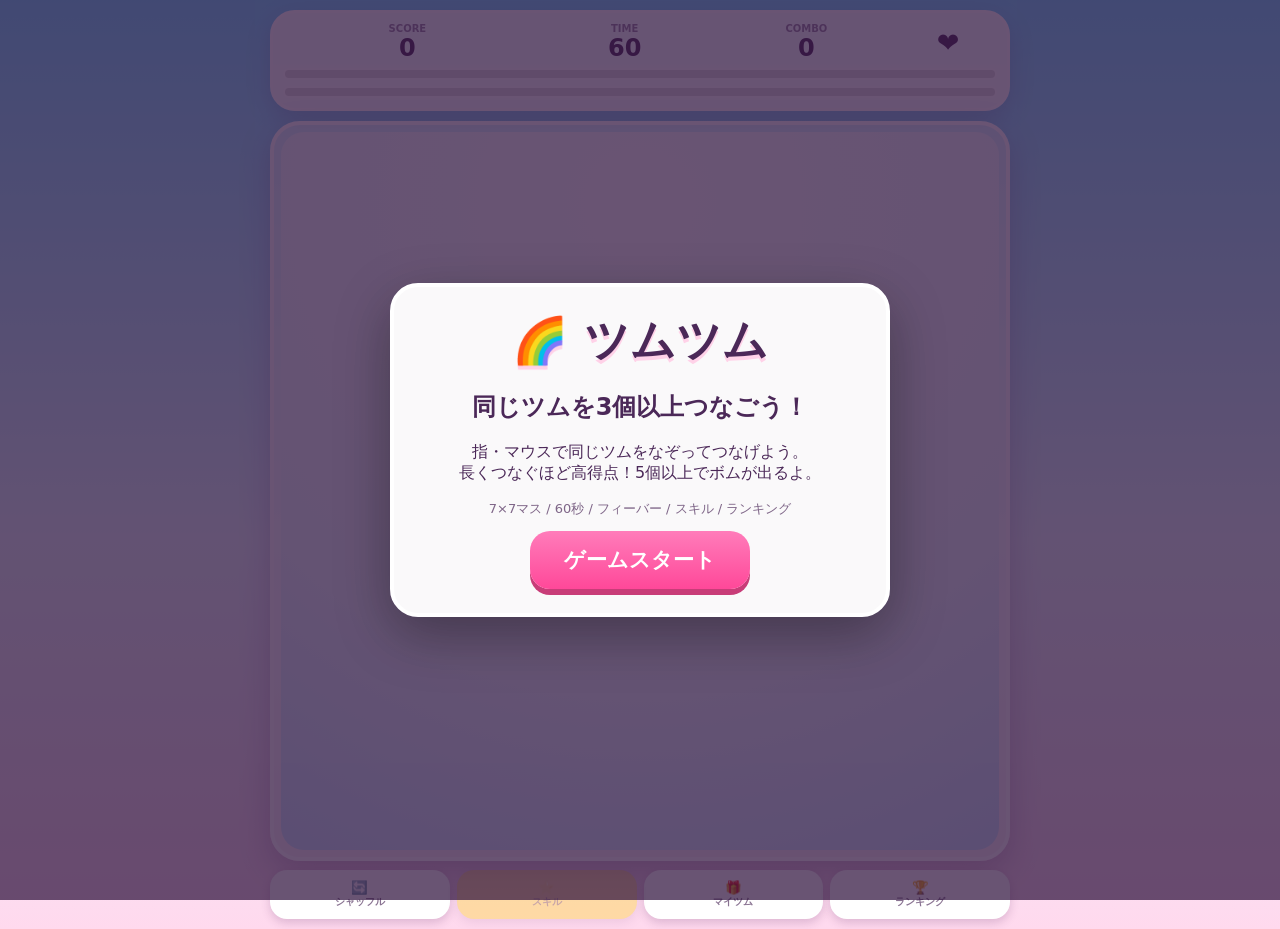
<file: tsumtsum.html>
<!doctype html>
<html lang="ja">
<head>
<meta charset="utf-8">
<meta name="viewport" content="width=device-width,initial-scale=1,user-scalable=no">
<title>ツムツム風パズル</title>
<style>
*{box-sizing:border-box}html,body{margin:0;min-height:100%;font-family:system-ui,-apple-system,"Noto Sans JP",sans-serif;background:linear-gradient(180deg,#71d9ff,#eafaff 58%,#ffd9ee);color:#4b2858}body{display:flex;justify-content:center}.app{width:min(760px,100%);padding:10px}.hud{background:#fffffff2;border:3px solid #fff;border-radius:25px;padding:10px;box-shadow:0 8px 25px #5b286433}.stats{display:grid;grid-template-columns:1.4fr 1fr 1fr .55fr;gap:4px;text-align:center;align-items:center}.stats small{display:block;font-size:10px;font-weight:900;opacity:.55}.stats b{font-size:24px}.heart{font-size:27px}.meter{height:12px;background:#ddd;border:2px solid #fff;border-radius:99px;overflow:hidden;margin-top:6px}.meter i{display:block;height:100%;width:0;transition:width .15s}.fever{background:linear-gradient(90deg,#ffd52f,#ff4caa)}.skill{background:linear-gradient(90deg,#61d8ff,#975aff)}.boardWrap{margin-top:10px;padding:7px;border:4px solid white;border-radius:30px;background:#ffffffa8;box-shadow:0 10px 30px #5b286444}.board{position:relative;width:100%;aspect-ratio:1;border-radius:23px;overflow:hidden;touch-action:none;background:radial-gradient(circle at 50% 10%,#fff,#edfaff 65%,#cceaff)}.piece{position:absolute;width:13.2%;aspect-ratio:1;transform:translate(-50%,-50%);border-radius:50%;display:grid;place-items:center;font-size:clamp(25px,7vw,52px);line-height:1;user-select:none;cursor:pointer;filter:drop-shadow(0 5px 3px #0004);transition:left .25s cubic-bezier(.18,.8,.25,1),top .25s cubic-bezier(.18,.8,.25,1),transform .12s,opacity .14s}.piece:after{content:"";position:absolute;inset:7%;border:2px solid #fff9;border-radius:50%;box-shadow:inset 0 4px 8px #fff8}.piece.sel{transform:translate(-50%,-50%) scale(1.16);filter:drop-shadow(0 0 9px white)}.piece.pop{opacity:0;transform:translate(-50%,-50%) scale(1.55)}.piece.new{animation:drop .3s ease-out}@keyframes drop{from{transform:translate(-50%,-180%) scale(.7);opacity:.2}to{transform:translate(-50%,-50%) scale(1);opacity:1}}.bomb{font-size:clamp(28px,8vw,56px)!important}.line{position:absolute;height:8px;background:#fff9;border-radius:8px;transform-origin:0 50%;pointer-events:none;z-index:5}.toast{position:absolute;left:50%;top:45%;z-index:20;transform:translate(-50%,-50%) scale(.5);font-size:clamp(30px,10vw,70px);font-weight:1000;color:#ff4b9e;text-shadow:0 4px #fff;opacity:0;pointer-events:none;white-space:nowrap}.toast.show{animation:toast .7s ease-out}@keyframes toast{0%{opacity:0;transform:translate(-50%,-50%) scale(.5)}25%{opacity:1;transform:translate(-50%,-50%) scale(1.12)}75%{opacity:1}100%{opacity:0;transform:translate(-50%,-50%) scale(1.3)}}.buttons{display:grid;grid-template-columns:repeat(4,1fr);gap:7px;margin-top:9px}.btn{border:0;border-radius:17px;padding:10px 4px;background:#fff;color:#4b2858;font-weight:1000;box-shadow:0 4px 10px #5b286433;cursor:pointer}.btn:active{transform:scale(.95)}.btn:disabled{opacity:.45;cursor:not-allowed}.gold{background:#ffd84d}.sub{display:block;font-size:10px;opacity:.65}.overlay{position:fixed;inset:0;background:#30123db8;z-index:50;display:grid;place-items:center;padding:18px}.panel{display:none}.card{width:min(500px,100%);background:#fffffff7;border:4px solid white;border-radius:28px;padding:24px;text-align:center;box-shadow:0 18px 55px #0005}.logo{font-size:45px;font-weight:1000;text-shadow:0 4px #ffd2e8}.start{border:0;border-radius:20px;padding:15px 34px;background:linear-gradient(#ff7cba,#ff4899);color:#fff;font-size:21px;font-weight:1000;box-shadow:0 6px #c83d78;cursor:pointer}.rank{display:flex;justify-content:space-between;padding:9px;border-bottom:1px solid #ddd}.close{width:100%;margin-top:12px}.help{font-size:13px;opacity:.7}@media(max-width:500px){.buttons{grid-template-columns:1fr 1fr}.stats b{font-size:19px}.app{padding:5px}}
</style>
</head>
<body>
<div class="app">
  <div class="hud">
    <div class="stats">
      <div><small>SCORE</small><b id="score">0</b></div>
      <div><small>TIME</small><b id="time">60</b></div>
      <div><small>COMBO</small><b id="combo">0</b></div>
      <div class="heart">❤️</div>
    </div>
    <div class="meter"><i id="fever" class="fever"></i></div>
    <div class="meter"><i id="skill" class="skill"></i></div>
  </div>
  <div class="boardWrap"><div id="board" class="board"><div id="toast" class="toast"></div></div></div>
  <div class="buttons">
    <button id="shuffle" class="btn">🔄<span class="sub">シャッフル</span></button>
    <button id="skillBtn" class="btn gold" disabled>⭐<span class="sub">スキル</span></button>
    <button id="myBtn" class="btn">🎁<span class="sub">マイツム</span></button>
    <button id="rankBtn" class="btn">🏆<span class="sub">ランキング</span></button>
  </div>
</div>

<div id="startPanel" class="overlay"><div class="card">
  <div class="logo">🌈 ツムツム</div><h2>同じツムを3個以上つなごう！</h2>
  <p>指・マウスで同じツムをなぞってつなげよう。<br>長くつなぐほど高得点！5個以上でボムが出るよ。</p>
  <p class="help">7×7マス / 60秒 / フィーバー / スキル / ランキング</p>
  <button id="start" class="start">ゲームスタート</button>
</div></div>

<div id="resultPanel" class="overlay" style="display:none"><div class="card">
  <div class="logo">🎉 TIME UP!</div><h2 id="final">SCORE 0</h2><p id="record"></p>
  <button id="again" class="start">もう一度遊ぶ</button>
</div></div>

<div id="myPanel" class="overlay panel"><div class="card">
  <div id="myIcon" style="font-size:65px">🐭</div><h2>🎁 マイツム</h2>
  <p>500点でマイツムを変更できます。</p>
  <button id="gacha" class="start">500でガチャ</button>
  <button class="btn close" data-close="myPanel">閉じる</button>
</div></div>

<div id="rankPanel" class="overlay panel"><div class="card">
  <h2>🏆 ランキング TOP10</h2><div id="rankList"></div>
  <button class="btn close" data-close="rankPanel">閉じる</button>
</div></div>

<script>
const board=document.getElementById('board');
const scoreEl=document.getElementById('score'),timeEl=document.getElementById('time'),comboEl=document.getElementById('combo');
const feverEl=document.getElementById('fever'),skillEl=document.getElementById('skill'),skillBtn=document.getElementById('skillBtn'),toast=document.getElementById('toast');
const N=7,types=['🐭','🐱','🐶','🐰','🦊','🐻'],bg=['#ff7189','#63b8ff','#83dc72','#ffc65a','#ae82ff','#b77752'];
let cells=[],selected=[],drawing=false,busy=false,playing=false,score=0,time=60,combo=0,fever=0,skill=0,feverUntil=0,timer=null;
let myTsum=localStorage.getItem('tsum_my')||'🐭';
const rand=n=>Math.floor(Math.random()*n);
const pos=i=>({r:Math.floor(i/N),c:i%N});
const xy=i=>{const p=pos(i);return{x:(p.c+.5)/N*100,y:(p.r+.5)/N*100}};
function place(e,i){const p=xy(i);e.style.left=p.x+'%';e.style.top=p.y+'%';e.dataset.index=i}
function makePiece(t=rand(types.length),fresh=false){const e=document.createElement('div');e.className='piece'+(fresh?' new':'');e.textContent=types[t];e.dataset.type=t;e.addEventListener('pointerdown',onDown);return e}
function build(){board.querySelectorAll('.piece,.line').forEach(e=>e.remove());cells=[];for(let i=0;i<N*N;i++){const e=makePiece();place(e,i);board.appendChild(e);cells[i]=e}}
function adjacent(a,b){const A=pos(a),B=pos(b);return Math.max(Math.abs(A.r-B.r),Math.abs(A.c-B.c))===1}
function onDown(ev){if(!playing||busy||this.dataset.bomb==='1')return;ev.preventDefault();drawing=true;selected=[this];this.classList.add('sel');try{board.setPointerCapture(ev.pointerId)}catch{}drawLines()}
board.addEventListener('pointermove',ev=>{if(!drawing||busy)return;const el=document.elementFromPoint(ev.clientX,ev.clientY)?.closest('.piece');if(!el||el.dataset.bomb==='1')return;const last=selected[selected.length-1],a=cells.indexOf(last),b=cells.indexOf(el);if(b<0||selected.includes(el)||!adjacent(a,b)||el.dataset.type!==selected[0].dataset.type)return;selected.push(el);el.classList.add('sel');drawLines()});
board.addEventListener('pointerup',finish);board.addEventListener('pointercancel',finish);
function drawLines(){board.querySelectorAll('.line').forEach(e=>e.remove());const r=board.getBoundingClientRect();for(let i=1;i<selected.length;i++){const a=selected[i-1].getBoundingClientRect(),b=selected[i].getBoundingClientRect(),x1=a.left+a.width/2-r.left,y1=a.top+a.height/2-r.top,x2=b.left+b.width/2-r.left,y2=b.top+b.height/2-r.top,dx=x2-x1,dy=y2-y1,l=Math.hypot(dx,dy),line=document.createElement('div');line.className='line';line.style.cssText=`left:${x1}px;top:${y1}px;width:${l}px;transform:rotate(${Math.atan2(dy,dx)}rad)`;board.appendChild(line)}}
function finish(){if(!drawing)return;drawing=false;board.querySelectorAll('.line').forEach(e=>e.remove());const chain=[...selected];selected=[];chain.forEach(e=>e.classList.remove('sel'));if(chain.length<3){combo=0;update();return}busy=true;combo++;const n=chain.length,inFever=Date.now()<feverUntil;let gain=n*n*10+(n-3)*35+(combo-1)*12;if(inFever)gain*=2;score+=gain;skill=Math.min(100,skill+n*7);fever=Math.min(100,fever+n*9);chain.forEach(e=>e.classList.add('pop'));if(n>=5){const center=chain[Math.floor(n/2)];setTimeout(()=>makeBomb(center),80)}update();show(inFever?'⭐ FEVER ×2!':n>=10?'🔥 SUPER '+n+' CHAIN!':n+' CHAIN!');setTimeout(()=>removeChain(chain),160)}
function makeBomb(center){const i=cells.indexOf(center);if(i<0||center.dataset.bomb==='1')return;center.classList.remove('pop');center.dataset.bomb='1';center.dataset.type='-1';center.textContent='💣';center.classList.add('bomb');center.addEventListener('pointerdown',()=>explode(i,center),{once:true})}
function removeChain(chain){for(const e of chain){if(e.dataset.bomb==='1')continue;const i=cells.indexOf(e);if(i>=0){cells[i]=null;e.remove()}}collapse();busy=false}
function explode(i,el){if(!playing||busy)return;const actual=cells.indexOf(el);if(actual<0)return;busy=true;const p=pos(actual),out=[];for(let r=0;r<N;r++)for(let c=0;c<N;c++)if(Math.abs(r-p.r)<=1&&Math.abs(c-p.c)<=1){const e=cells[r*N+c];if(e){out.push(e);cells[r*N+c]=null;e.classList.add('pop')}}score+=out.length*90;skill=Math.min(100,skill+18);fever=Math.min(100,fever+20);combo++;update();show('💣 BOMB!');setTimeout(()=>{out.forEach(e=>e.remove());collapse();busy=false},160)}
function collapse(){for(let c=0;c<N;c++){let write=N-1;for(let r=N-1;r>=0;r--){const i=r*N+c,e=cells[i];if(e){const t=write*N+c;if(t!==i){cells[t]=e;cells[i]=null;place(e,t)}write--}}for(let r=write;r>=0;r--){const i=r*N+c,e=makePiece(rand(types.length),true);cells[i]=e;board.appendChild(e);place(e,i)}}}
function update(){scoreEl.textContent=score.toLocaleString();timeEl.textContent=time;comboEl.textContent=combo;feverEl.style.width=fever+'%';skillEl.style.width=skill+'%';skillBtn.disabled=skill<100||!playing}
function show(text){toast.textContent=text;toast.classList.remove('show');void toast.offsetWidth;toast.classList.add('show')}
function useSkill(){if(!playing||busy||skill<100)return;busy=true;let targets=cells.filter(e=>e&&e.dataset.type>=0&&e.textContent===myTsum);if(targets.length<3)targets=cells.filter(e=>e&&e.dataset.type>=0).slice(0,10);targets.forEach(e=>{const i=cells.indexOf(e);if(i>=0){cells[i]=null;e.classList.add('pop')}});score+=targets.length*150;skill=0;combo++;update();show('🌟 '+myTsum+' SKILL!');setTimeout(()=>{targets.forEach(e=>e.remove());collapse();busy=false},160)}
function shuffle(){if(!playing||busy)return;const arr=cells.filter(Boolean);for(let i=arr.length-1;i>0;i--){const j=rand(i+1);[arr[i],arr[j]]=[arr[j],arr[i]]}arr.forEach((e,i)=>{cells[i]=e;place(e,i)})}
function startGame(){score=0;time=60;combo=0;fever=0;skill=0;feverUntil=0;playing=true;busy=false;build();update();document.getElementById('startPanel').style.display='none';document.getElementById('resultPanel').style.display='none';clearInterval(timer);timer=setInterval(()=>{time--;if(fever>=100){fever=0;feverUntil=Date.now()+7000;show('⭐ FEVER TIME!')}update();if(time<=0)endGame()},1000)}
function endGame(){playing=false;clearInterval(timer);const ranks=JSON.parse(localStorage.getItem('tsum_ranks')||'[]');ranks.push(score);ranks.sort((a,b)=>b-a);const top=ranks.slice(0,10);localStorage.setItem('tsum_ranks',JSON.stringify(top));document.getElementById('final').textContent='SCORE '+score.toLocaleString();document.getElementById('record').textContent='ランキング '+(top.indexOf(score)+1)+'位';document.getElementById('resultPanel').style.display='grid';update()}
function openRanks(){const a=JSON.parse(localStorage.getItem('tsum_ranks')||'[]');document.getElementById('rankList').innerHTML=a.length?a.map((x,i)=>`<div class="rank"><b>${['🥇','🥈','🥉'][i]||'🏅'} ${i+1}位</b><span>${x.toLocaleString()}</span></div>`).join(''):'記録なし';document.getElementById('rankPanel').style.display='grid'}
function gacha(){if(score<500||!playing)return;score-=500;myTsum=types[rand(types.length)];localStorage.setItem('tsum_my',myTsum);document.getElementById('myIcon').textContent=myTsum;show('🎁 '+myTsum+' GET!');update()}
document.getElementById('start').onclick=startGame;document.getElementById('again').onclick=startGame;skillBtn.onclick=useSkill;document.getElementById('shuffle').onclick=shuffle;document.getElementById('rankBtn').onclick=openRanks;document.getElementById('gacha').onclick=gacha;document.getElementById('myBtn').onclick=()=>{document.getElementById('myIcon').textContent=myTsum;document.getElementById('myPanel').style.display='grid'};
document.querySelectorAll('[data-close]').forEach(b=>b.onclick=()=>document.getElementById(b.dataset.close).style.display='none');
update();
</script>
</body>
</html>
</file>
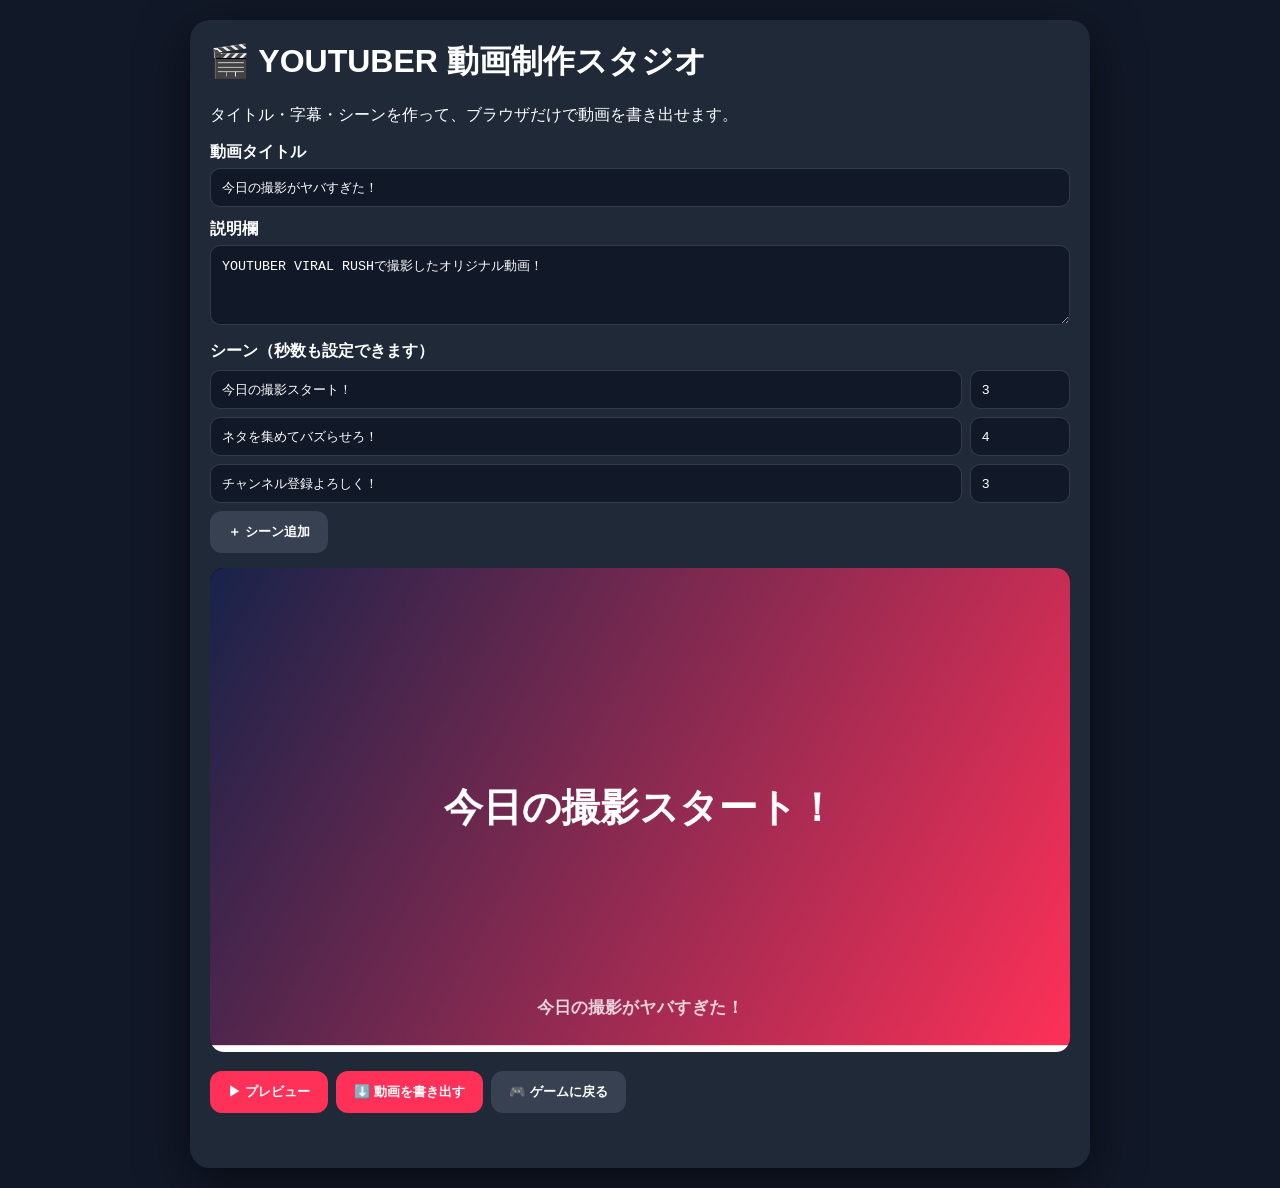
<file: video-maker.html>
<!doctype html><html lang="ja"><head><meta charset="utf-8"><meta name="viewport" content="width=device-width,initial-scale=1"><title>動画制作スタジオ</title><style>*{box-sizing:border-box}body{margin:0;background:#111827;color:#fff;font-family:Arial,sans-serif;padding:20px}.wrap{max-width:900px;margin:auto;background:#1f2937;border-radius:20px;padding:20px;box-shadow:0 15px 50px #0008}h1{margin-top:0}label{display:block;font-weight:bold;margin:12px 0 5px}input,textarea{width:100%;padding:11px;border-radius:10px;border:1px solid #ffffff25;background:#111827;color:#fff}textarea{min-height:80px}.scene{display:grid;grid-template-columns:1fr 100px;gap:8px;margin:8px 0}.buttons{display:flex;flex-wrap:wrap;gap:8px;margin-top:15px}button{border:0;border-radius:12px;padding:12px 18px;background:#ff3158;color:#fff;font-weight:bold;cursor:pointer}.secondary{background:#374151}canvas{width:100%;margin-top:15px;border-radius:14px;background:#000}.status{min-height:25px;margin-top:10px;font-weight:bold}</style></head><body><div class="wrap"><h1>🎬 YOUTUBER 動画制作スタジオ</h1><p>タイトル・字幕・シーンを作って、ブラウザだけで動画を書き出せます。</p><label>動画タイトル</label><input id="title" value="今日の撮影がヤバすぎた！"><label>説明欄</label><textarea id="desc">YOUTUBER VIRAL RUSHで撮影したオリジナル動画！</textarea><label>シーン（秒数も設定できます）</label><div id="scenes"></div><button class="secondary" id="add">＋ シーン追加</button><canvas id="preview" width="1280" height="720"></canvas><div class="buttons"><button id="play">▶ プレビュー</button><button id="export">⬇️ 動画を書き出す</button><button class="secondary" onclick="location.href='index.html'">🎮 ゲームに戻る</button></div><div class="status" id="status"></div></div><script>const defaults=[['今日の撮影スタート！',3],['ネタを集めてバズらせろ！',4],['チャンネル登録よろしく！',3]];let scenes=JSON.parse(localStorage.getItem('videoScenes')||'null')||defaults.map(x=>({text:x[0],duration:x[1]}));const box=document.getElementById('scenes'),cv=document.getElementById('preview'),x=cv.getContext('2d');function save(){localStorage.setItem('videoScenes',JSON.stringify(scenes))}function render(){box.innerHTML='';scenes.forEach((s,i)=>{const row=document.createElement('div');row.className='scene';const a=document.createElement('input');a.value=s.text;const b=document.createElement('input');b.type='number';b.min=1;b.max=30;b.value=s.duration;row.append(a,b);box.append(row);a.oninput=()=>{scenes[i].text=a.value;save()};b.oninput=()=>{scenes[i].duration=Math.max(1,Math.min(30,+b.value||1));save()}})}function draw(s,p){let w=cv.width,h=cv.height,g=x.createLinearGradient(0,0,w,h);g.addColorStop(0,'#18234a');g.addColorStop(1,'#ff3158');x.fillStyle=g;x.fillRect(0,0,w,h);x.fillStyle='#fff';x.textAlign='center';x.textBaseline='middle';x.font='bold 58px Arial';let words=s.text.split(' '),line='',lines=[];for(const word of words){let t=line?line+' '+word:word;if(x.measureText(t).width>w-180){lines.push(line);line=word}else line=t}if(line)lines.push(line);let y=h/2-(lines.length-1)*40;lines.forEach((z,i)=>x.fillText(z,w/2,y+i*80));x.font='bold 25px Arial';x.globalAlpha=.8;x.fillText(document.getElementById('title').value,w/2,h-65);x.globalAlpha=1;x.fillStyle='#ffffff55';x.fillRect(0,h-10,w,10);x.fillStyle='#fff';x.fillRect(0,h-10,w*p,10)}let busy=false;async function make(previewOnly){if(busy)return;busy=true;const stream=cv.captureStream(30),mime=['video/webm;codecs=vp9','video/webm'].find(v=>MediaRecorder.isTypeSupported(v));if(!mime){document.getElementById('status').textContent='このブラウザは動画書き出しに対応していません。';busy=false;return}let rec=previewOnly?null:new MediaRecorder(stream,{mimeType:mime}),chunks=[];if(rec){rec.ondataavailable=e=>e.data.size&&chunks.push(e.data);rec.start()}document.getElementById('status').textContent=previewOnly?'▶ プレビュー中':'⏺ 動画を書き出し中…';for(const s of scenes){let start=performance.now(),ms=s.duration*1000;while(performance.now()-start<ms){draw(s,(performance.now()-start)/ms);await new Promise(r=>requestAnimationFrame(r))}}if(rec){rec.stop();await new Promise(r=>rec.onstop=r);const blob=new Blob(chunks,{type:mime}),a=document.createElement('a');a.href=URL.createObjectURL(blob);a.download=(document.getElementById('title').value||'my-video').replace(/[\\/:*?"<>|]/g,'_')+'.webm';a.click();setTimeout(()=>URL.revokeObjectURL(a.href),2000);document.getElementById('status').textContent='✅ 動画を保存しました！'}else document.getElementById('status').textContent='プレビュー終了';busy=false}document.getElementById('add').onclick=()=>{scenes.push({text:'新しいシーン',duration:3});save();render()};document.getElementById('play').onclick=()=>make(true);document.getElementById('export').onclick=()=>make(false);render();draw(scenes[0],1)</script></body></html>
</file>
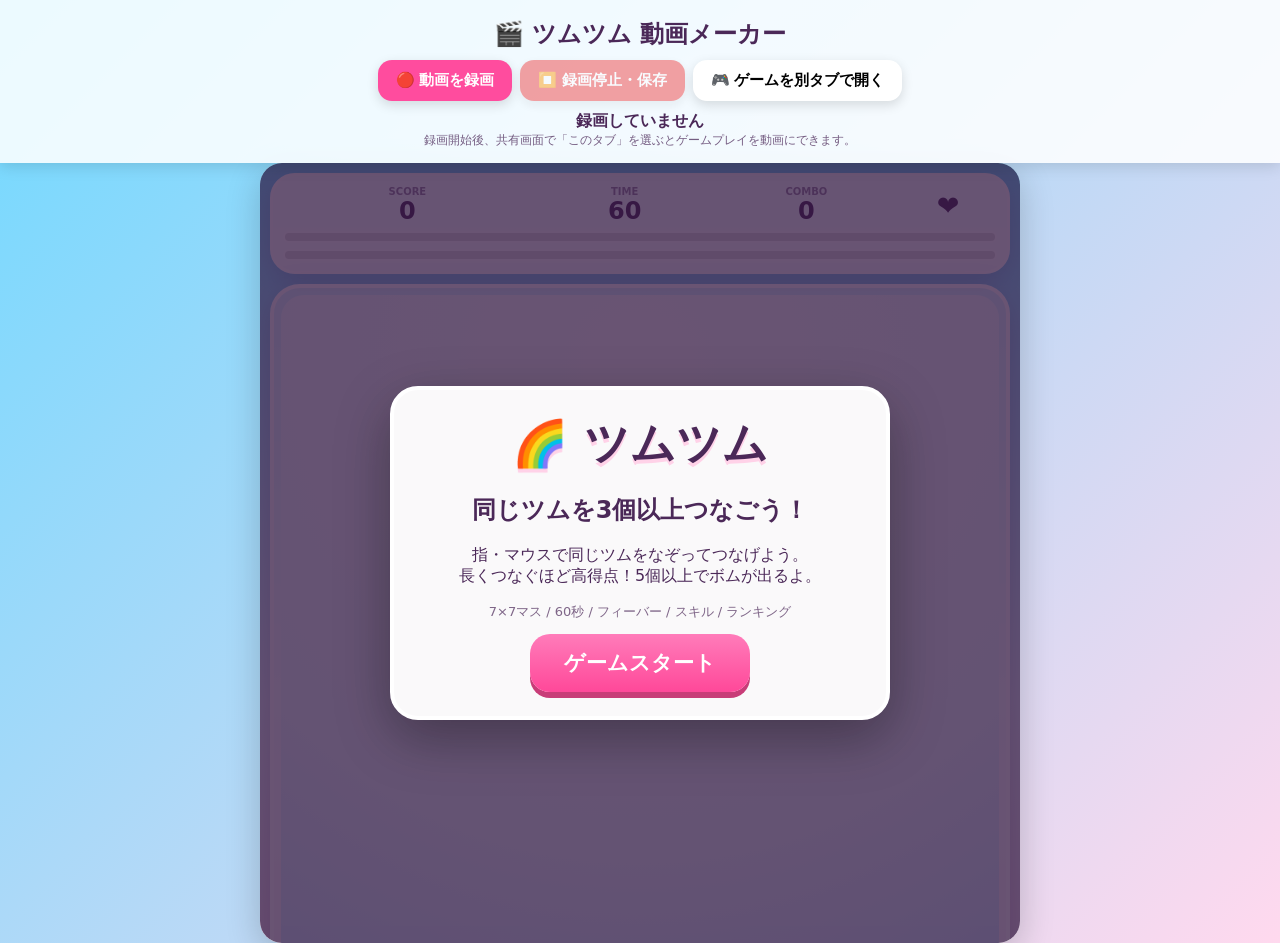
<file: video.html>
<!doctype html>
<html lang="ja"><head><meta charset="utf-8"><meta name="viewport" content="width=device-width,initial-scale=1"><title>🎬 ツムツム 動画メーカー</title><style>body{margin:0;background:linear-gradient(135deg,#71d9ff,#ffd9ee);font-family:system-ui,sans-serif;color:#4b2858;text-align:center}header{padding:14px;background:#ffffffdd;position:sticky;top:0;z-index:5;box-shadow:0 3px 15px #0002}h1{margin:4px;font-size:24px}.controls{display:flex;gap:8px;justify-content:center;flex-wrap:wrap;margin:10px}.btn{border:0;border-radius:14px;padding:11px 18px;font-weight:900;font-size:15px;cursor:pointer;background:#fff;box-shadow:0 4px 12px #0002}.start{background:#ff4c9e;color:#fff}.stop{background:#e33;color:#fff}.btn:disabled{opacity:.45}.status{font-weight:900}.wrap{width:min(760px,96vw);height:calc(100vh - 120px);margin:auto;background:#fff;border-radius:22px;overflow:hidden;box-shadow:0 10px 35px #0003}.wrap iframe{width:100%;height:100%;border:0}#hint{font-size:12px;opacity:.75}</style></head><body><header><h1>🎬 ツムツム 動画メーカー</h1><div class="controls"><button class="btn start" id="start">🔴 動画を録画</button><button class="btn stop" id="stop" disabled>⏹️ 録画停止・保存</button><button class="btn" id="open">🎮 ゲームを別タブで開く</button></div><div class="status" id="status">録画していません</div><div id="hint">録画開始後、共有画面で「このタブ」を選ぶとゲームプレイを動画にできます。</div></header><div class="wrap"><iframe id="game" src="tsumtsum.html"></iframe></div><script>let rec=null,chunks=[];const start=document.getElementById('start'),stop=document.getElementById('stop'),status=document.getElementById('status'),frame=document.getElementById('game');function supported(){return !!(navigator.mediaDevices&&navigator.mediaDevices.getDisplayMedia&&window.MediaRecorder)}async function begin(){if(!supported()){status.textContent='❌ このブラウザは画面録画に対応していません';return}try{const stream=await navigator.mediaDevices.getDisplayMedia({video:{frameRate:60},audio:false});chunks=[];rec=new MediaRecorder(stream,{mimeType:MediaRecorder.isTypeSupported('video/webm;codecs=vp9')?'video/webm;codecs=vp9':'video/webm'});rec.ondataavailable=e=>{if(e.data.size)chunks.push(e.data)};rec.onstop=save;stream.getVideoTracks()[0].onended=()=>{if(rec&&rec.state==='recording')rec.stop()};rec.start(250);start.disabled=true;stop.disabled=false;status.textContent='🔴 録画中…ゲームをプレイしよう！'}catch(e){status.textContent='録画をキャンセルしました'}}function end(){if(rec&&rec.state==='recording')rec.stop()}function save(){const blob=new Blob(chunks,{type:'video/webm'}),url=URL.createObjectURL(blob),a=document.createElement('a');a.href=url;a.download='tsumtsum-game-'+new Date().toISOString().replace(/[:.]/g,'-')+'.webm';a.click();setTimeout(()=>URL.revokeObjectURL(url),1000);start.disabled=false;stop.disabled=true;status.textContent='✅ 動画を保存しました！'}start.onclick=begin;stop.onclick=end;document.getElementById('open').onclick=()=>window.open('tsumtsum.html','_blank');</script></body></html>
</file>
<file: cat-battle/style.css>
*{box-sizing:border-box}body{margin:0;min-height:100vh;display:grid;place-items:center;background:radial-gradient(circle at 50% 0,#40567e,#101522 75%);font-family:system-ui,sans-serif;color:#fff}#app{width:min(1200px,98vw);background:#1c2435;border:2px solid #556582;border-radius:20px;overflow:hidden;box-shadow:0 25px 90px #0009}header{height:68px;background:#2a3550;display:flex;align-items:center;gap:25px;padding:0 20px}h1{font-size:21px;margin:0}header div:first-of-type{margin-left:auto;color:#c8d4e8}.stage{position:relative;background:#a9dff4}.stage canvas{width:100%;display:block}.stage #toast{position:absolute;top:14px;left:50%;transform:translateX(-50%);background:#111a2bd9;padding:8px 18px;border-radius:999px;font-size:13px;font-weight:800;pointer-events:none}.deck{display:flex;gap:10px;padding:13px;background:#151c2c}.deck button{min-width:105px;height:74px;border:0;border-radius:15px;background:#3a4968;color:#fff;font-size:30px;cursor:pointer;box-shadow:inset 0 -4px #0004}.deck button:hover{background:#4b5d82}.deck button:disabled{opacity:.38;cursor:not-allowed}.deck span,.deck small{display:block;font-size:12px}.deck small{color:#ffd65a;font-weight:900}.deck button:last-child{margin-left:auto;min-width:65px}footer{text-align:center;color:#98a6c0;padding:10px;font-size:12px}@media(max-width:700px){h1{font-size:16px}.deck{gap:5px}.deck button{min-width:0;flex:1;font-size:24px}.deck button:last-child{margin-left:0}}
.topbtn{margin-left:auto;border:0;border-radius:12px;background:#f0b83d;color:#251b08;font-weight:900;padding:10px 15px;cursor:pointer}.modal{position:fixed;inset:0;background:#07101dcc;display:grid;place-items:center;padding:18px;z-index:20}.modal.hidden{display:none}.gachaCard{position:relative;width:min(620px,96vw);max-height:92vh;overflow:auto;background:linear-gradient(180deg,#35466b,#202a42);border:2px solid #7386b4;border-radius:24px;padding:25px;text-align:center;box-shadow:0 25px 90px #000b}.close{position:absolute;right:14px;top:12px;border:0;background:#ffffff1a;color:#fff;border-radius:50%;font-size:25px;width:38px;height:38px;cursor:pointer}.gachaCard h2{margin:0;font-size:28px}.gachaSub{color:#c9d4e9}.capsule{margin:16px auto;width:100px;height:100px;border-radius:50%;display:grid;place-items:center;font-size:55px;background:radial-gradient(circle at 35% 30%,#fff,#f4c44f 42%,#d77a21);border:5px solid #fff;box-shadow:0 0 30px #ffd75a88}.result{min-height:46px;font-weight:900;font-size:18px}.gachaBtns{display:flex;gap:10px;justify-content:center;margin:15px 0}.gachaBtns button{border:0;border-radius:14px;padding:13px 18px;background:#f2b83d;color:#241b0a;font-weight:900;cursor:pointer}.gachaBtns button:last-child{background:#ff6b8b;color:#fff}.gachaBtns button:disabled{opacity:.4;cursor:not-allowed}.collection{text-align:left;background:#141d30aa;border-radius:16px;padding:14px}.collection h3{margin:0 0 10px}.collectionGrid{display:grid;grid-template-columns:repeat(2,1fr);gap:8px}.owned{background:#ffffff0d;border-radius:10px;padding:8px;display:flex;align-items:center;gap:8px}.owned .face{font-size:27px}.owned small{display:block;color:#aebbd2}@media(max-width:600px){.gachaBtns{flex-direction:column}.collectionGrid{grid-template-columns:1fr}.topbtn{padding:8px 9px;font-size:12px}}
</file>
